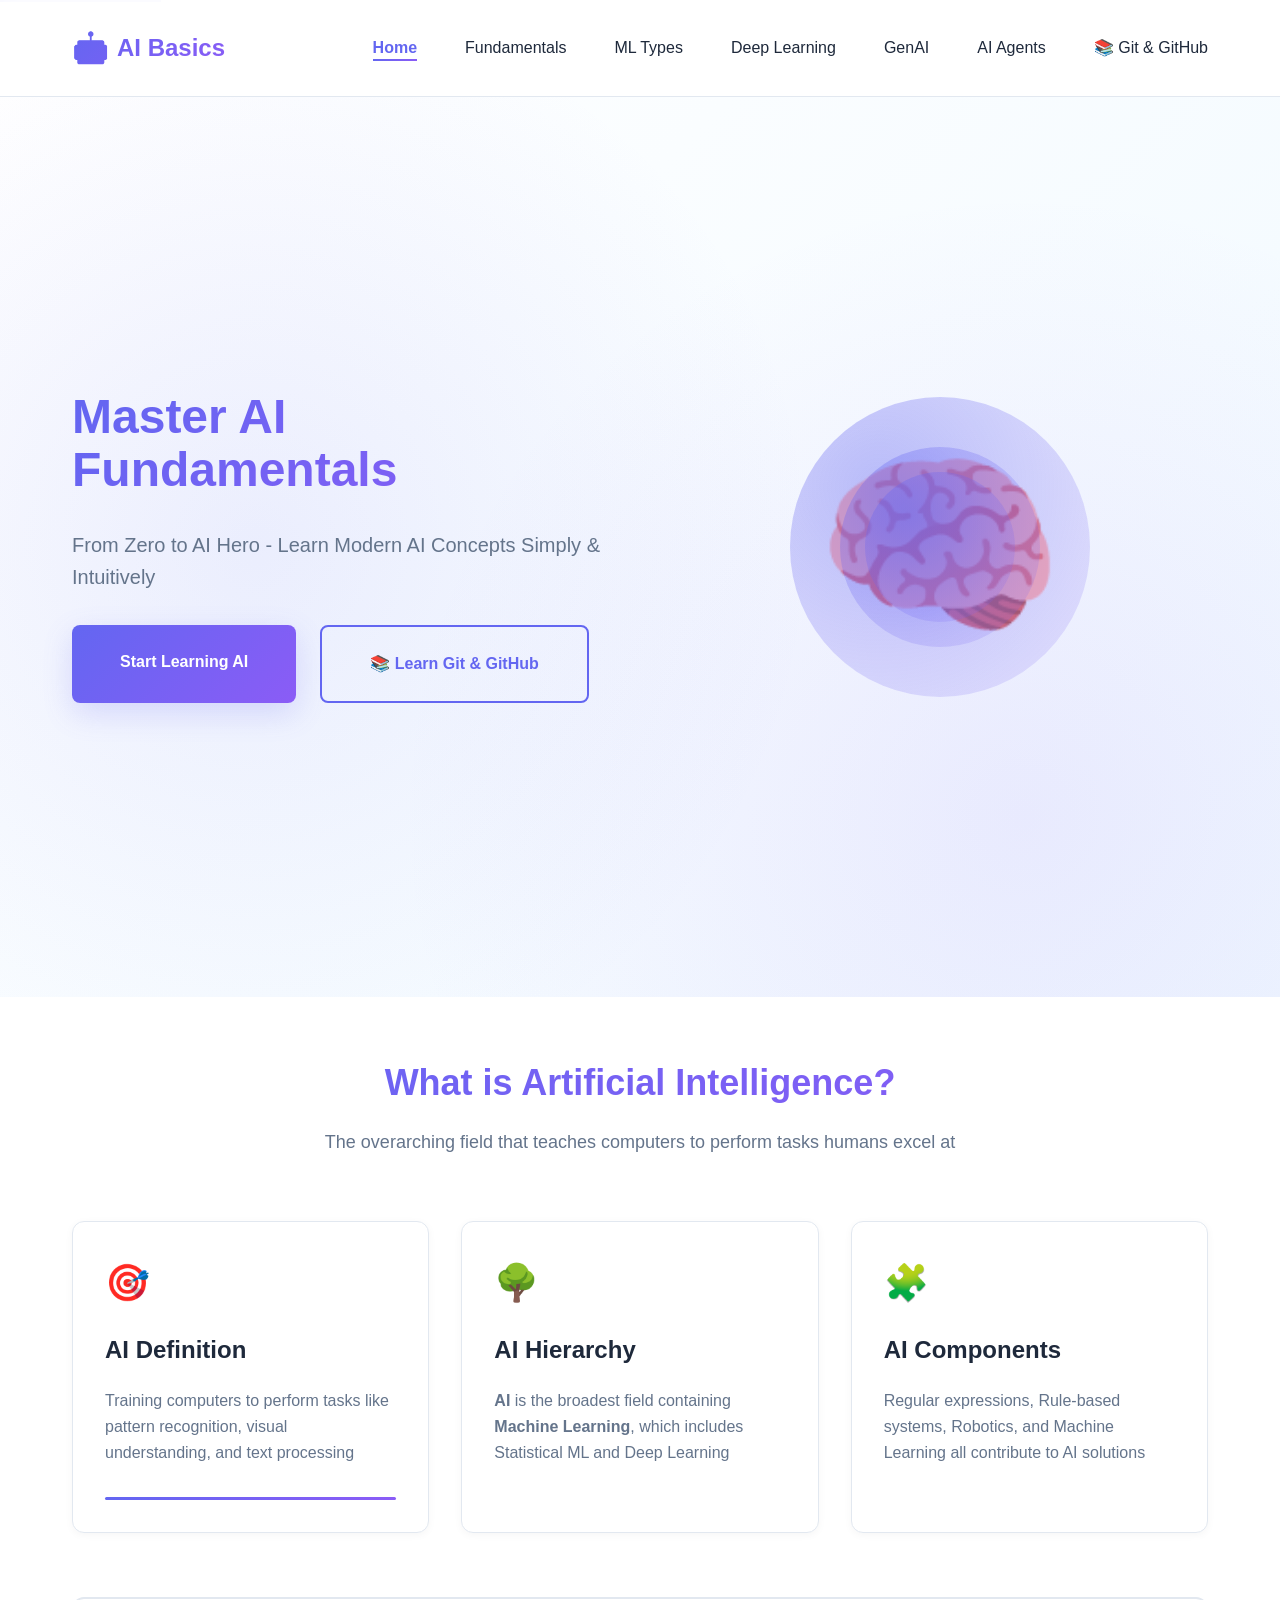
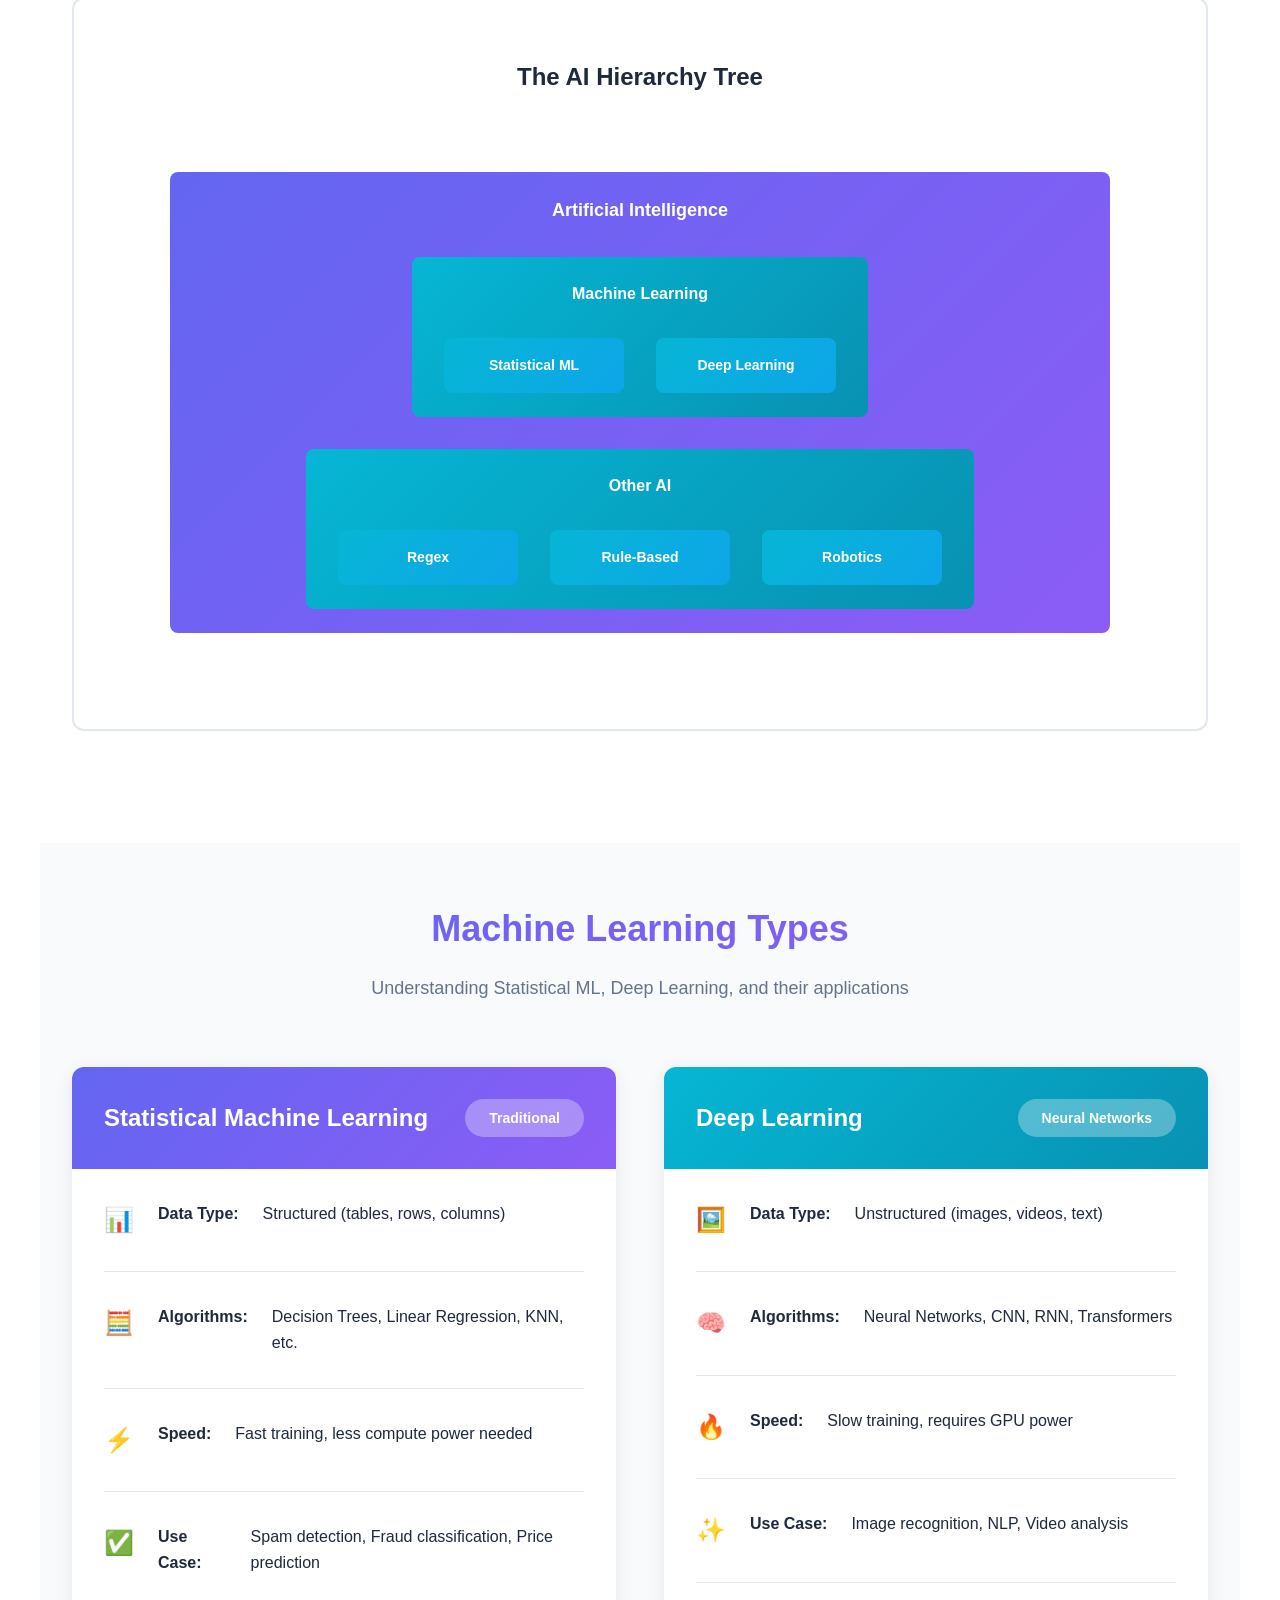
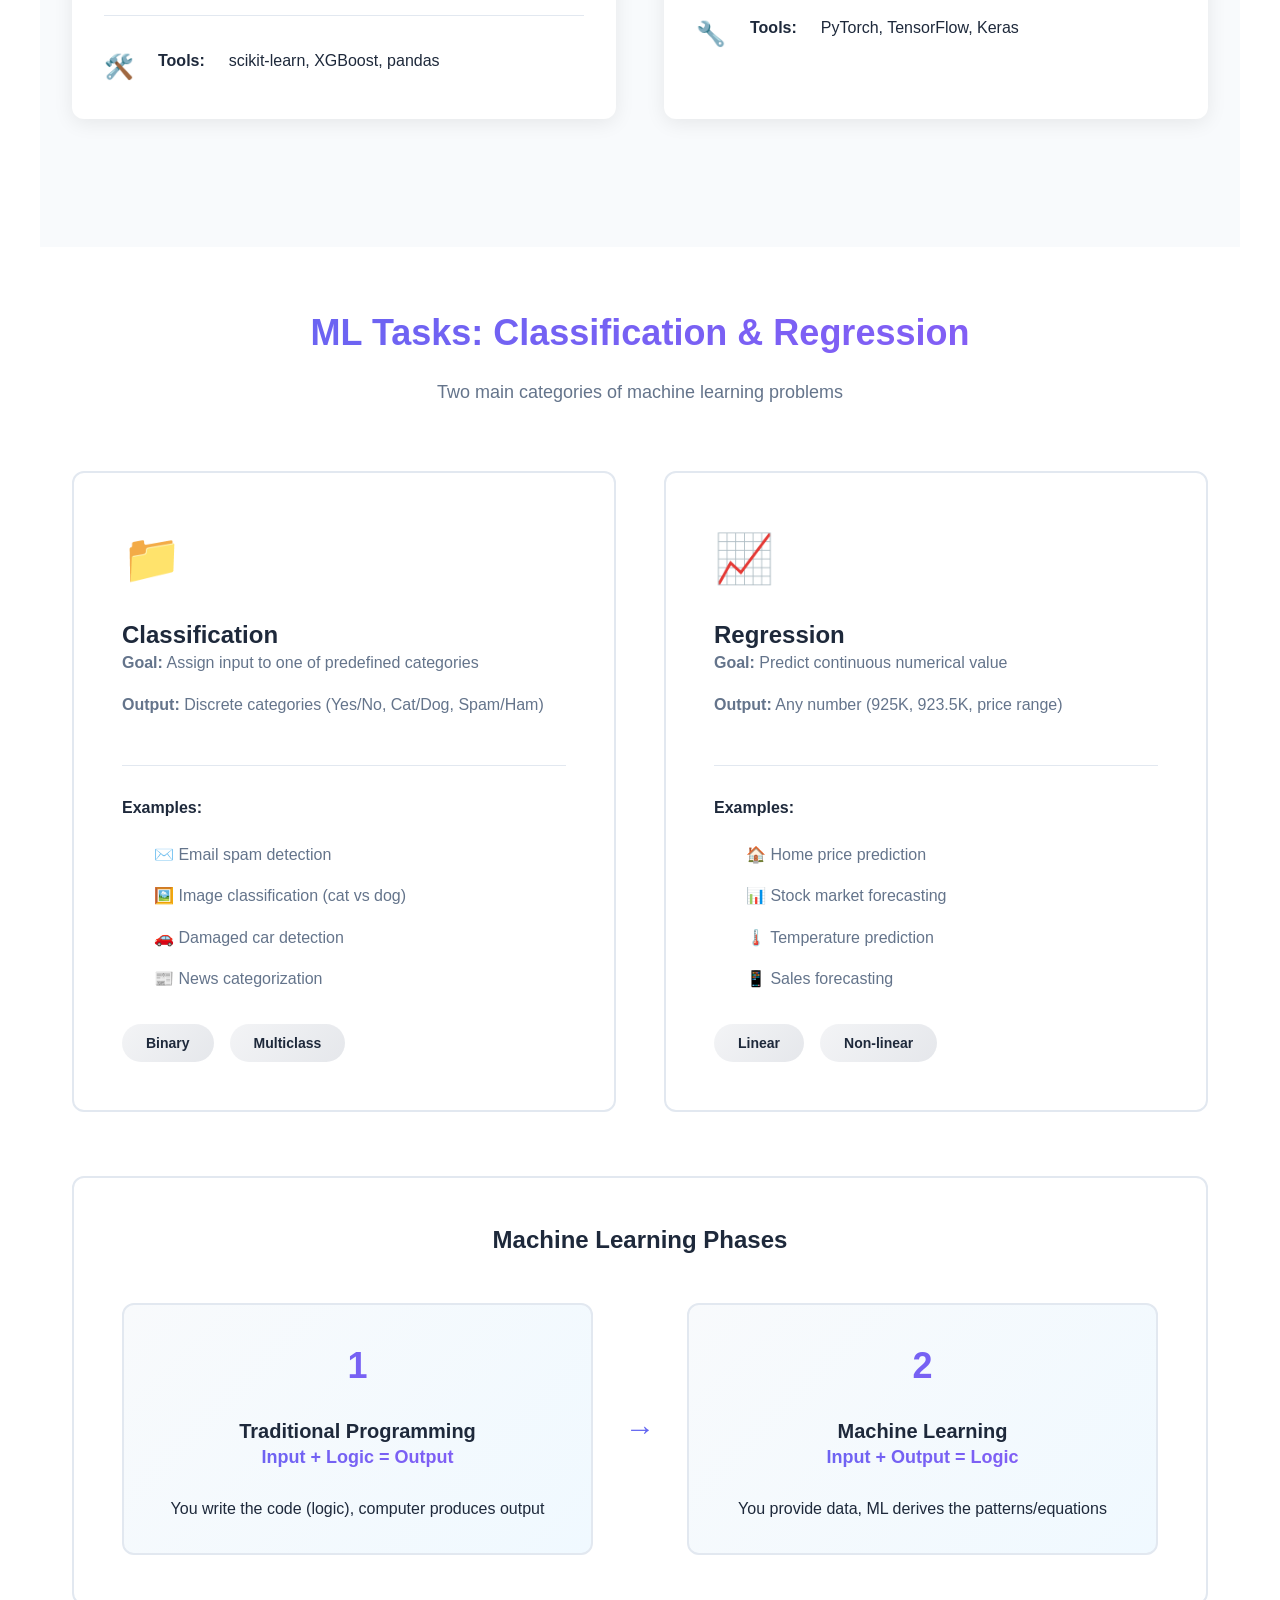
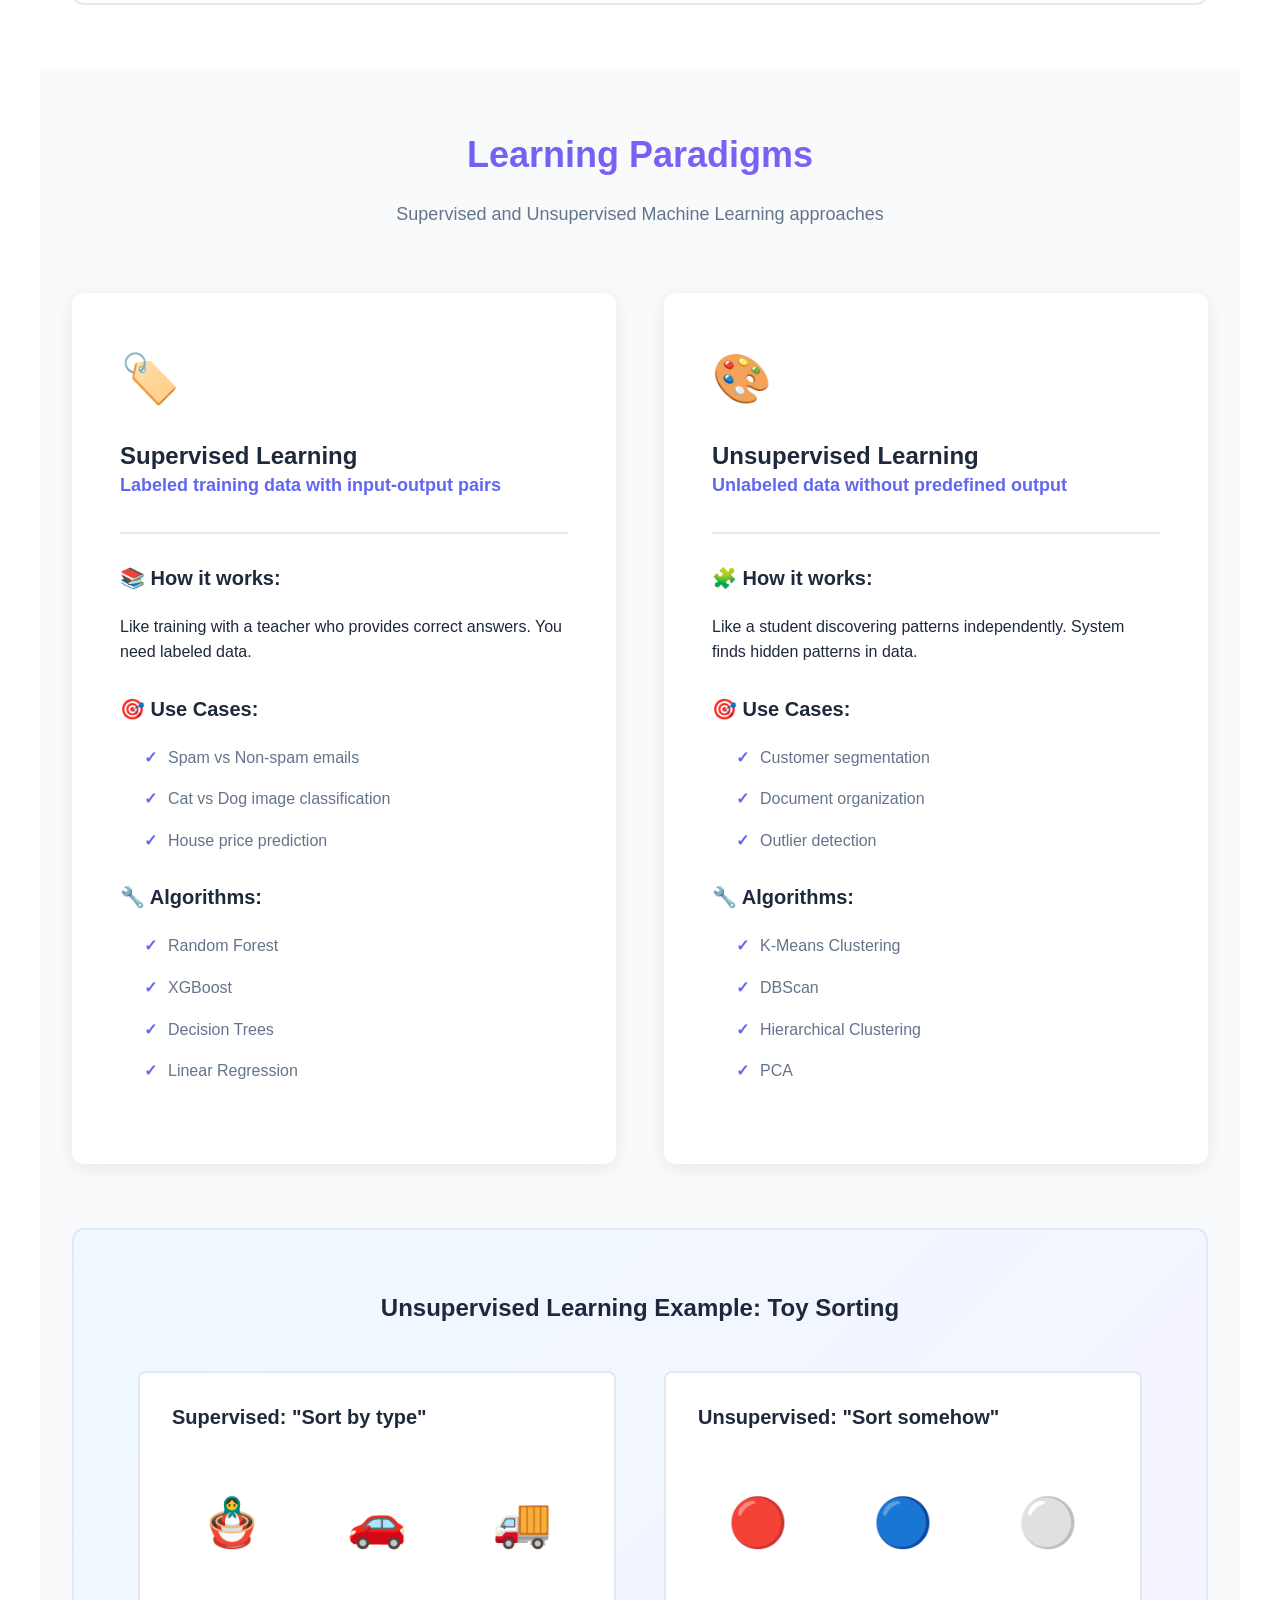
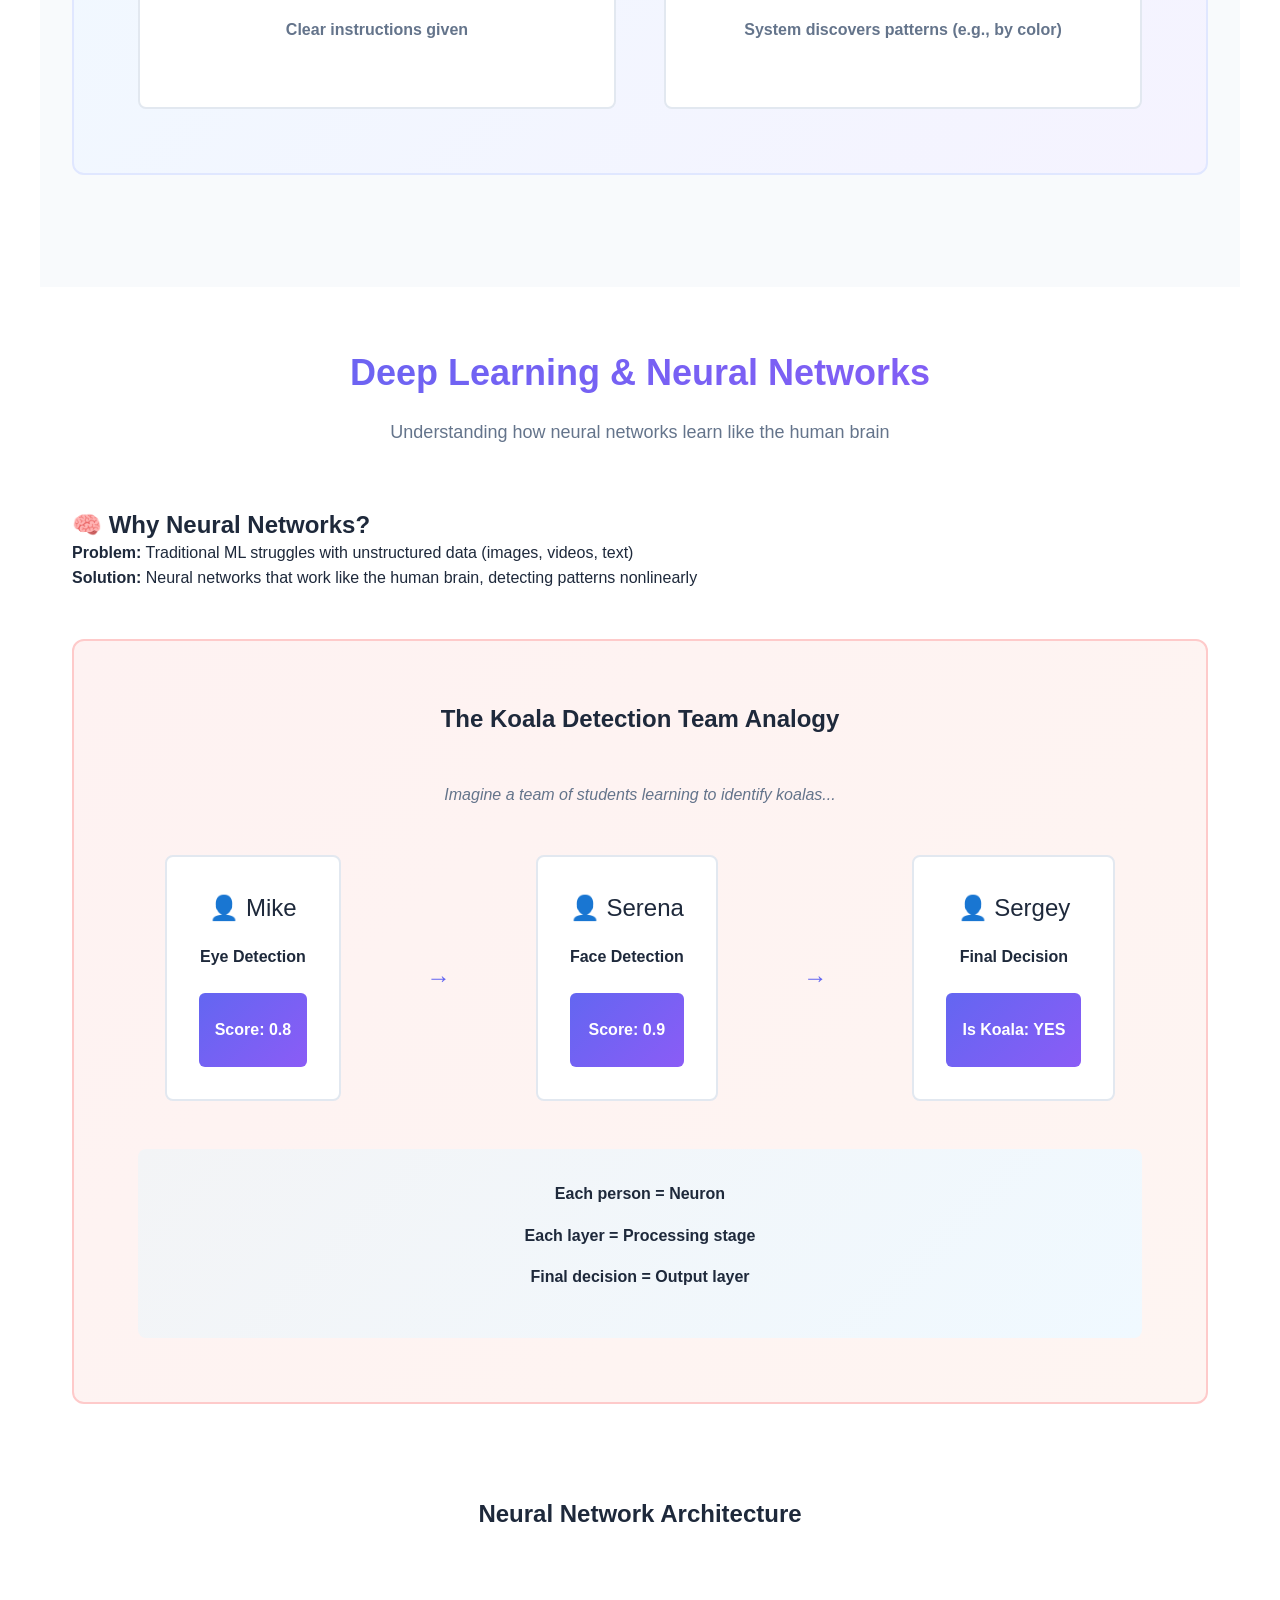
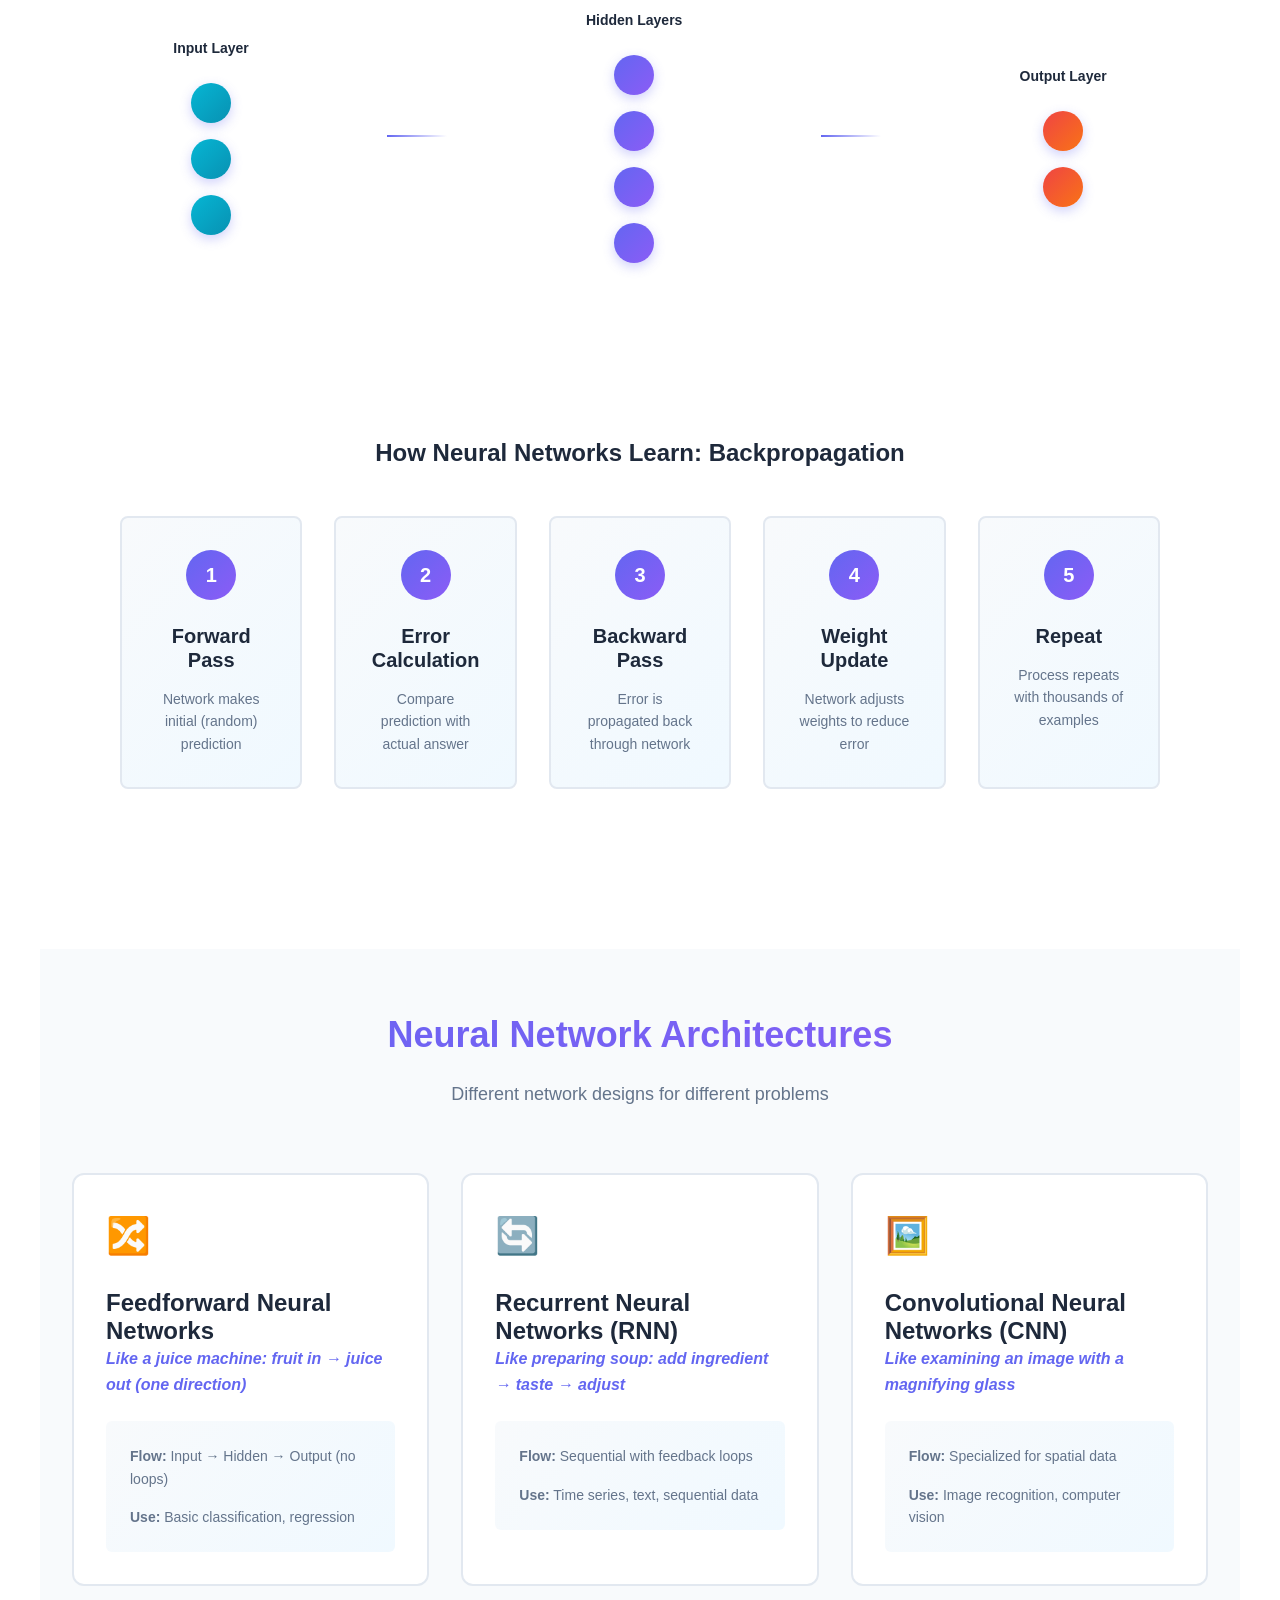
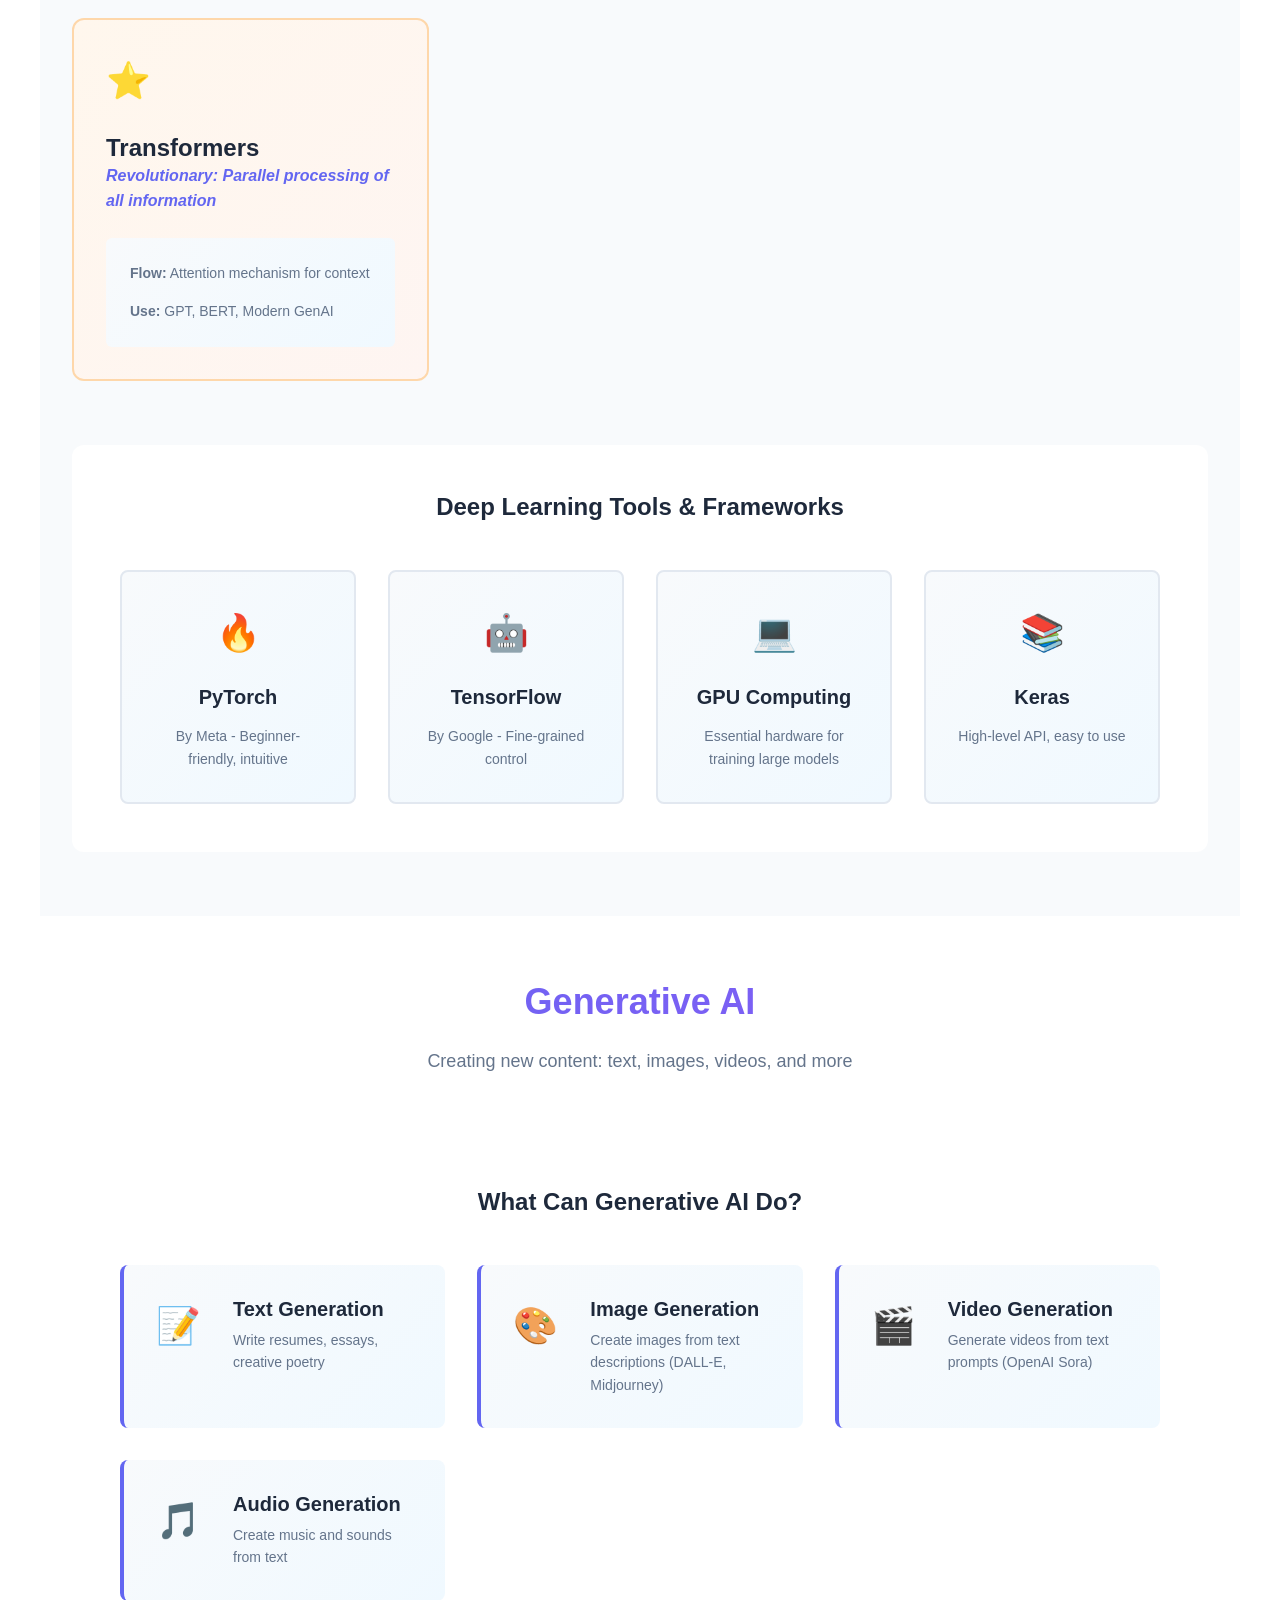
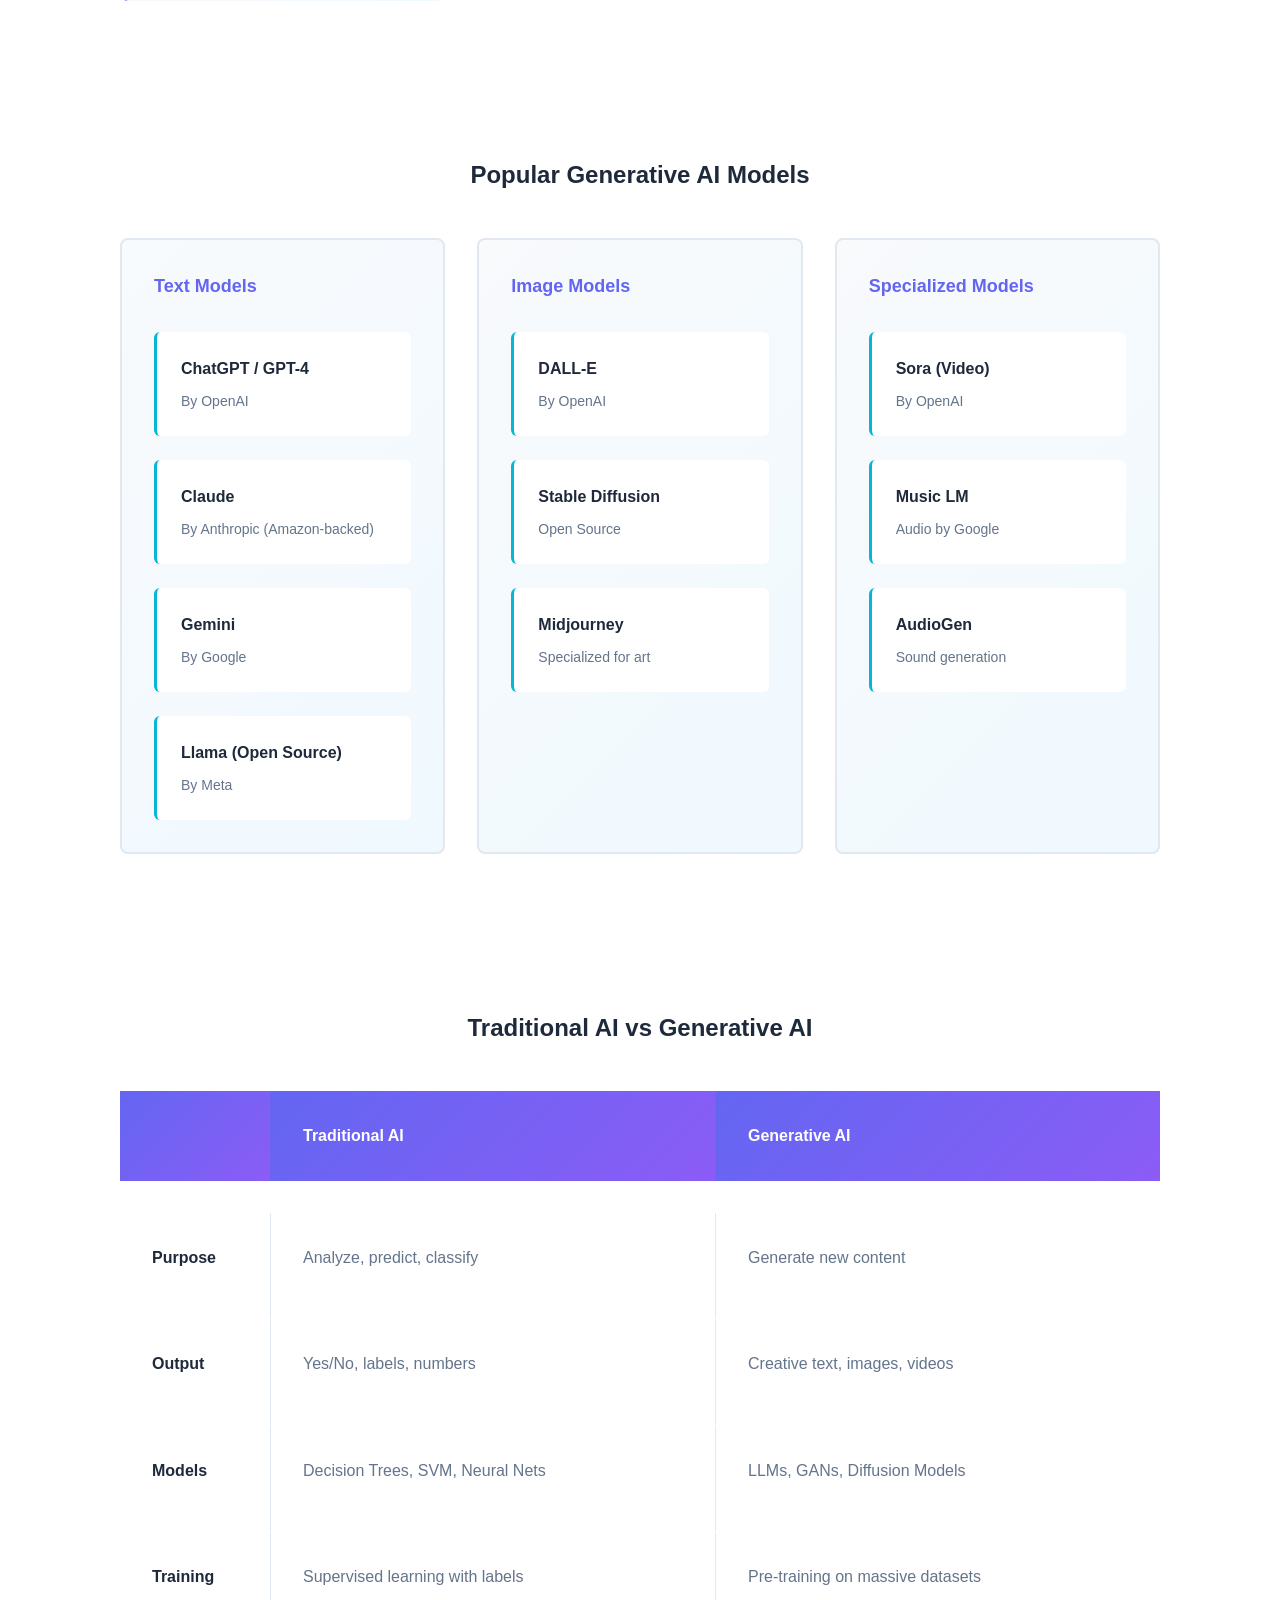
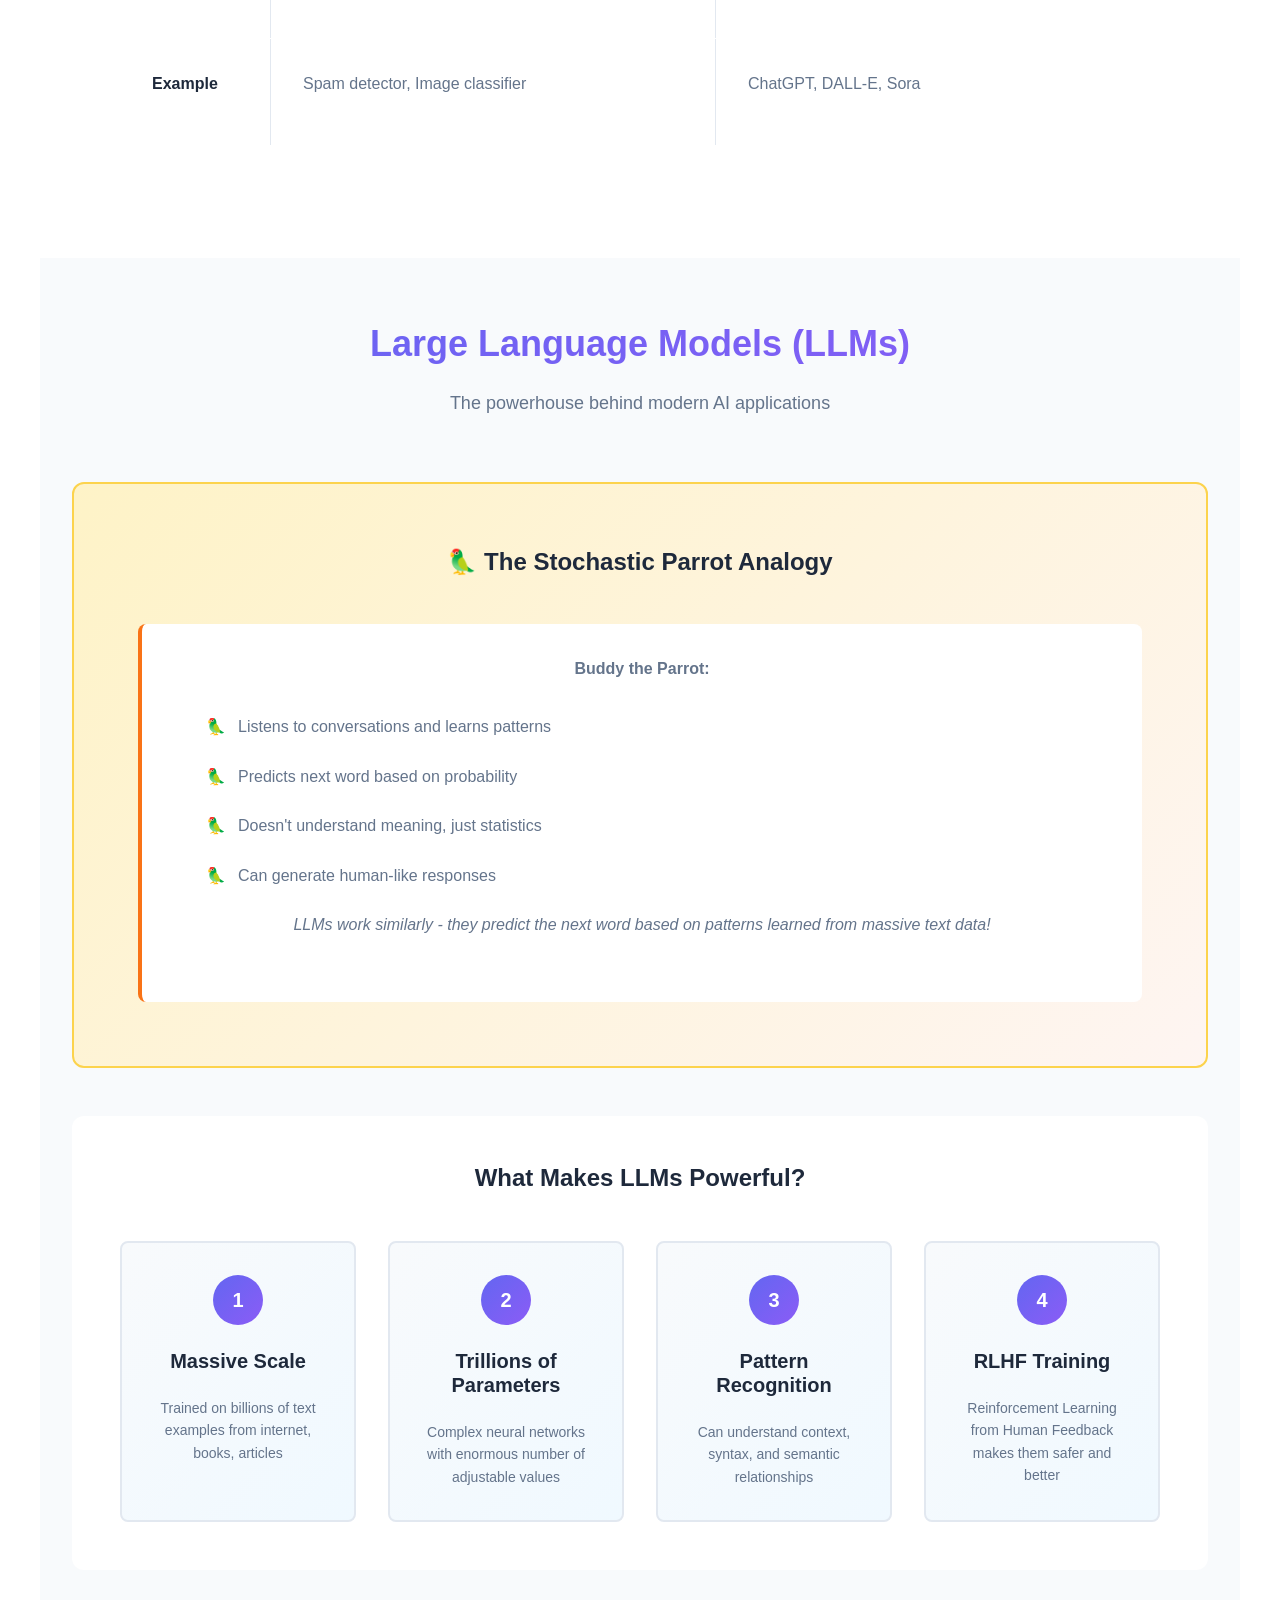
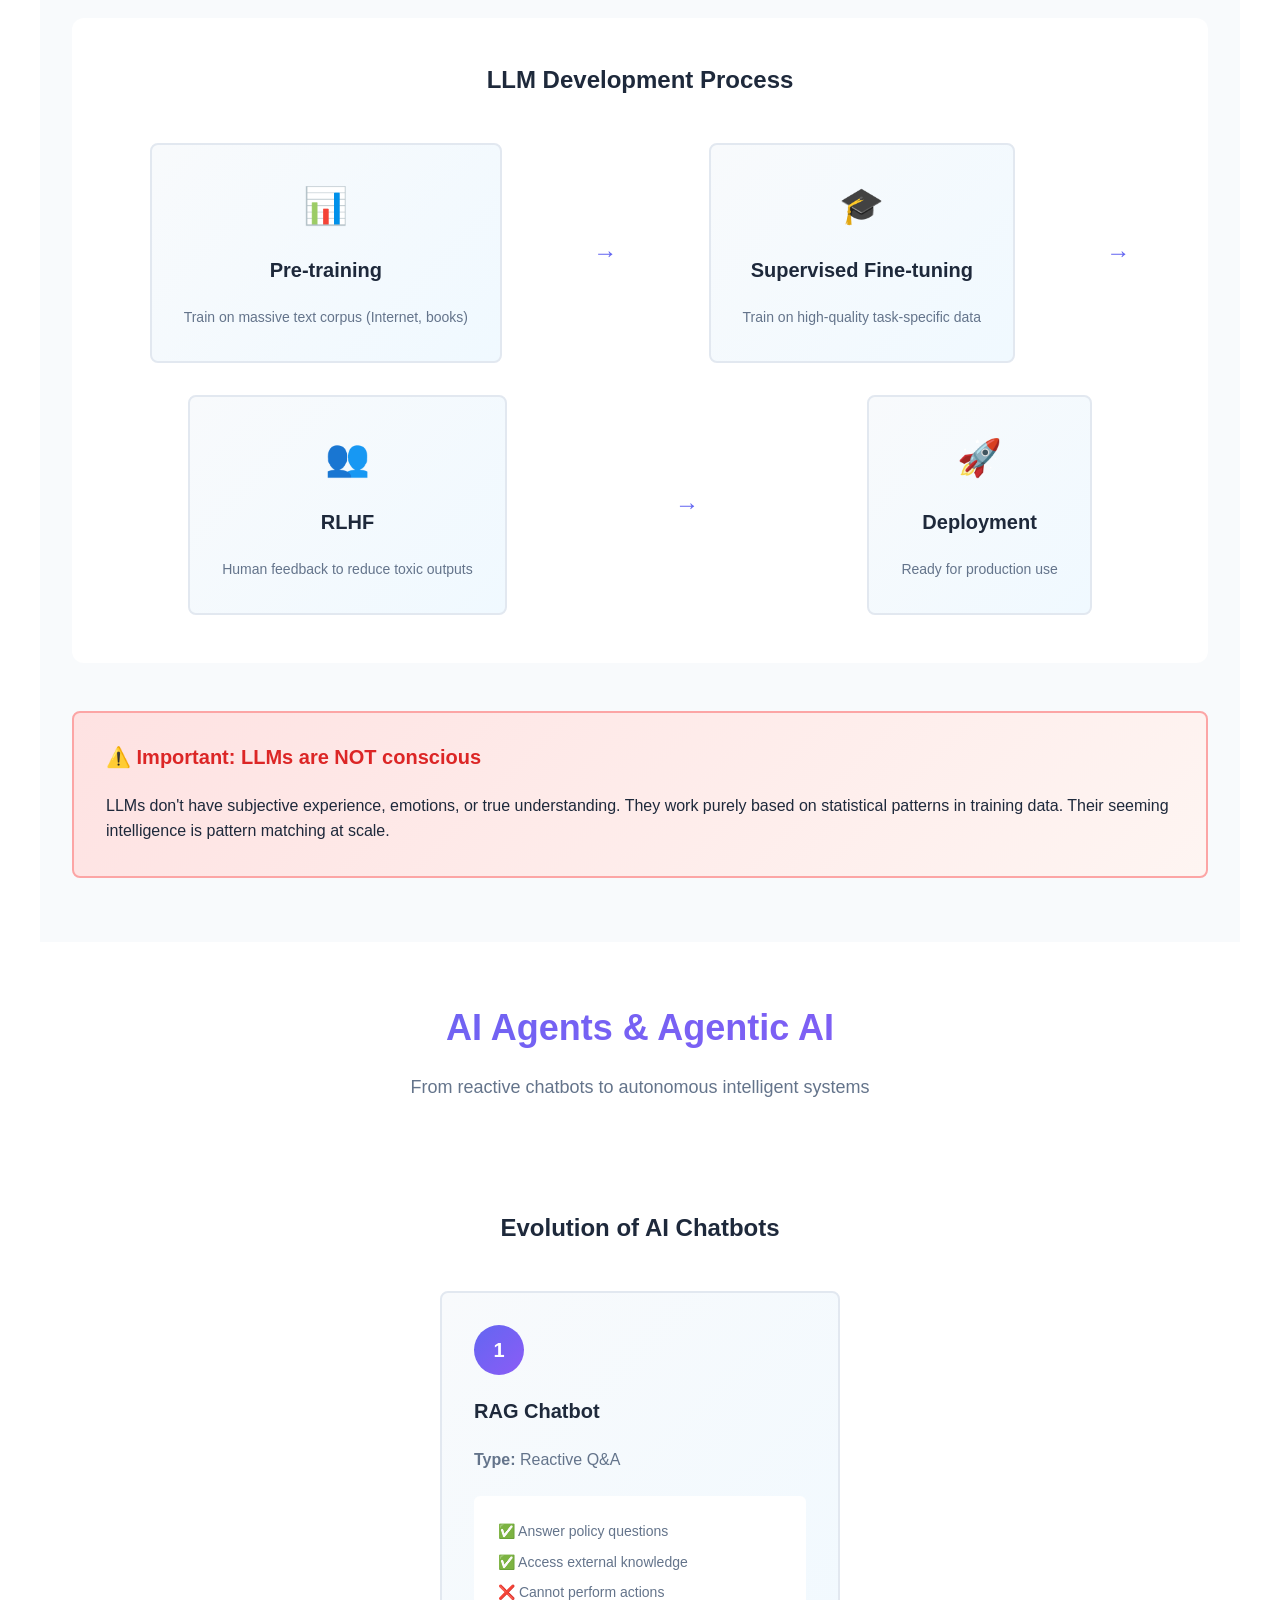
<file: week-1-AI-basics/index.html>
<!doctype html>
<html lang="en">
  <head>
    <meta charset="UTF-8" />
    <meta name="viewport" content="width=device-width, initial-scale=1.0" />
    <title>AI Basics for Beginners - Interactive Learning Platform</title>
    <link rel="stylesheet" href="styles.css" />
    <link rel="stylesheet" href="animations.css" />
  </head>
  <body>
    <!-- Navigation -->
    <nav class="navbar">
      <div class="nav-container">
        <div class="nav-logo">
          <span class="logo-icon">🤖</span>
          <span>AI Basics</span>
        </div>
        <ul class="nav-menu">
          <li><a href="#home" class="nav-link">Home</a></li>
          <li><a href="#fundamentals" class="nav-link">Fundamentals</a></li>
          <li><a href="#ml" class="nav-link">ML Types</a></li>
          <li><a href="#dl" class="nav-link">Deep Learning</a></li>
          <li><a href="#genai" class="nav-link">GenAI</a></li>
          <li><a href="#agents" class="nav-link">AI Agents</a></li>
          <li>
            <a href="git-github-guide.html" class="nav-link">📚 Git & GitHub</a>
          </li>
        </ul>
      </div>
    </nav>

    <!-- Hero Section -->
    <section id="home" class="hero">
      <div class="hero-content">
        <div class="hero-text">
          <h1 class="hero-title">Master AI Fundamentals</h1>
          <p class="hero-subtitle">
            From Zero to AI Hero - Learn Modern AI Concepts Simply & Intuitively
          </p>
          <div class="hero-buttons">
            <a href="#fundamentals" class="btn btn-primary"
              >Start Learning AI</a
            >
            <a href="git-github-guide.html" class="btn btn-secondary"
              >📚 Learn Git & GitHub</a
            >
          </div>
        </div>
        <div class="hero-visual">
          <div class="animated-shape shape-1"></div>
          <div class="animated-shape shape-2"></div>
          <div class="animated-shape shape-3"></div>
          <div class="hero-icon">🧠</div>
        </div>
      </div>
    </section>

    <!-- AI Fundamentals Section -->
    <section id="fundamentals" class="section">
      <div class="section-header">
        <h2>What is Artificial Intelligence?</h2>
        <p>
          The overarching field that teaches computers to perform tasks humans
          excel at
        </p>
      </div>

      <div class="cards-grid">
        <div class="card fade-in-up">
          <div class="card-icon">🎯</div>
          <h3>AI Definition</h3>
          <p>
            Training computers to perform tasks like pattern recognition, visual
            understanding, and text processing
          </p>
          <div class="card-divider"></div>
        </div>

        <div class="card fade-in-up">
          <div class="card-icon">🌳</div>
          <h3>AI Hierarchy</h3>
          <p>
            <strong>AI</strong> is the broadest field containing
            <strong>Machine Learning</strong>, which includes Statistical ML and
            Deep Learning
          </p>
        </div>

        <div class="card fade-in-up">
          <div class="card-icon">🧩</div>
          <h3>AI Components</h3>
          <p>
            Regular expressions, Rule-based systems, Robotics, and Machine
            Learning all contribute to AI solutions
          </p>
        </div>
      </div>

      <!-- AI Tree Visualization -->
      <div class="visualization ai-tree">
        <h3>The AI Hierarchy Tree</h3>
        <div class="tree-diagram">
          <div class="tree-node root">
            <span>Artificial Intelligence</span>
            <div class="tree-children">
              <div class="tree-node child">
                <span>Machine Learning</span>
                <div class="tree-children">
                  <div class="tree-node grandchild">Statistical ML</div>
                  <div class="tree-node grandchild">Deep Learning</div>
                </div>
              </div>
              <div class="tree-node child">
                <span>Other AI</span>
                <div class="tree-children">
                  <div class="tree-node grandchild">Regex</div>
                  <div class="tree-node grandchild">Rule-Based</div>
                  <div class="tree-node grandchild">Robotics</div>
                </div>
              </div>
            </div>
          </div>
        </div>
      </div>
    </section>

    <!-- Statistical ML Section -->
    <section id="ml" class="section alt-bg">
      <div class="section-header">
        <h2>Machine Learning Types</h2>
        <p>
          Understanding Statistical ML, Deep Learning, and their applications
        </p>
      </div>

      <div class="comparison-container">
        <div class="comparison-card">
          <div class="comparison-header statistical">
            <h3>Statistical Machine Learning</h3>
            <span class="badge">Traditional</span>
          </div>
          <div class="comparison-content">
            <div class="feature">
              <span class="feature-icon">📊</span>
              <strong>Data Type:</strong> Structured (tables, rows, columns)
            </div>
            <div class="feature">
              <span class="feature-icon">🧮</span>
              <strong>Algorithms:</strong> Decision Trees, Linear Regression,
              KNN, etc.
            </div>
            <div class="feature">
              <span class="feature-icon">⚡</span>
              <strong>Speed:</strong> Fast training, less compute power needed
            </div>
            <div class="feature">
              <span class="feature-icon">✅</span>
              <strong>Use Case:</strong> Spam detection, Fraud classification,
              Price prediction
            </div>
            <div class="feature">
              <span class="feature-icon">🛠️</span>
              <strong>Tools:</strong> scikit-learn, XGBoost, pandas
            </div>
          </div>
        </div>

        <div class="comparison-card">
          <div class="comparison-header deep">
            <h3>Deep Learning</h3>
            <span class="badge">Neural Networks</span>
          </div>
          <div class="comparison-content">
            <div class="feature">
              <span class="feature-icon">🖼️</span>
              <strong>Data Type:</strong> Unstructured (images, videos, text)
            </div>
            <div class="feature">
              <span class="feature-icon">🧠</span>
              <strong>Algorithms:</strong> Neural Networks, CNN, RNN,
              Transformers
            </div>
            <div class="feature">
              <span class="feature-icon">🔥</span>
              <strong>Speed:</strong> Slow training, requires GPU power
            </div>
            <div class="feature">
              <span class="feature-icon">✨</span>
              <strong>Use Case:</strong> Image recognition, NLP, Video analysis
            </div>
            <div class="feature">
              <span class="feature-icon">🔧</span>
              <strong>Tools:</strong> PyTorch, TensorFlow, Keras
            </div>
          </div>
        </div>
      </div>
    </section>

    <!-- Classification vs Regression -->
    <section id="tasks" class="section">
      <div class="section-header">
        <h2>ML Tasks: Classification & Regression</h2>
        <p>Two main categories of machine learning problems</p>
      </div>

      <div class="tasks-container">
        <div class="task-card">
          <div class="task-icon classification">📁</div>
          <h3>Classification</h3>
          <div class="task-description">
            <p>
              <strong>Goal:</strong> Assign input to one of predefined
              categories
            </p>
            <p>
              <strong>Output:</strong> Discrete categories (Yes/No, Cat/Dog,
              Spam/Ham)
            </p>
          </div>
          <div class="task-examples">
            <h4>Examples:</h4>
            <ul>
              <li>✉️ Email spam detection</li>
              <li>🖼️ Image classification (cat vs dog)</li>
              <li>🚗 Damaged car detection</li>
              <li>📰 News categorization</li>
            </ul>
          </div>
          <div class="task-types">
            <span class="type-badge">Binary</span>
            <span class="type-badge">Multiclass</span>
          </div>
        </div>

        <div class="task-card">
          <div class="task-icon regression">📈</div>
          <h3>Regression</h3>
          <div class="task-description">
            <p><strong>Goal:</strong> Predict continuous numerical value</p>
            <p>
              <strong>Output:</strong> Any number (925K, 923.5K, price range)
            </p>
          </div>
          <div class="task-examples">
            <h4>Examples:</h4>
            <ul>
              <li>🏠 Home price prediction</li>
              <li>📊 Stock market forecasting</li>
              <li>🌡️ Temperature prediction</li>
              <li>📱 Sales forecasting</li>
            </ul>
          </div>
          <div class="task-types">
            <span class="type-badge">Linear</span>
            <span class="type-badge">Non-linear</span>
          </div>
        </div>
      </div>

      <!-- Training vs Inference -->
      <div class="training-inference">
        <h3>Machine Learning Phases</h3>
        <div class="phases-grid">
          <div class="phase-card">
            <div class="phase-number">1</div>
            <h4>Traditional Programming</h4>
            <p class="phase-formula">Input + Logic = Output</p>
            <p>You write the code (logic), computer produces output</p>
          </div>
          <div class="arrow">→</div>
          <div class="phase-card">
            <div class="phase-number">2</div>
            <h4>Machine Learning</h4>
            <p class="phase-formula">Input + Output = Logic</p>
            <p>You provide data, ML derives the patterns/equations</p>
          </div>
        </div>
      </div>
    </section>

    <!-- Supervised vs Unsupervised -->
    <section id="learning" class="section alt-bg">
      <div class="section-header">
        <h2>Learning Paradigms</h2>
        <p>Supervised and Unsupervised Machine Learning approaches</p>
      </div>

      <div class="learning-grid">
        <div class="learning-card">
          <div class="learning-icon supervised">🏷️</div>
          <h3>Supervised Learning</h3>
          <p class="learning-definition">
            Labeled training data with input-output pairs
          </p>

          <div class="learning-detail">
            <h4>📚 How it works:</h4>
            <p>
              Like training with a teacher who provides correct answers. You
              need labeled data.
            </p>
          </div>

          <div class="learning-detail">
            <h4>🎯 Use Cases:</h4>
            <ul class="detail-list">
              <li>Spam vs Non-spam emails</li>
              <li>Cat vs Dog image classification</li>
              <li>House price prediction</li>
            </ul>
          </div>

          <div class="learning-detail">
            <h4>🔧 Algorithms:</h4>
            <ul class="algo-list">
              <li>Random Forest</li>
              <li>XGBoost</li>
              <li>Decision Trees</li>
              <li>Linear Regression</li>
            </ul>
          </div>
        </div>

        <div class="learning-card">
          <div class="learning-icon unsupervised">🎨</div>
          <h3>Unsupervised Learning</h3>
          <p class="learning-definition">
            Unlabeled data without predefined output
          </p>

          <div class="learning-detail">
            <h4>🧩 How it works:</h4>
            <p>
              Like a student discovering patterns independently. System finds
              hidden patterns in data.
            </p>
          </div>

          <div class="learning-detail">
            <h4>🎯 Use Cases:</h4>
            <ul class="detail-list">
              <li>Customer segmentation</li>
              <li>Document organization</li>
              <li>Outlier detection</li>
            </ul>
          </div>

          <div class="learning-detail">
            <h4>🔧 Algorithms:</h4>
            <ul class="algo-list">
              <li>K-Means Clustering</li>
              <li>DBScan</li>
              <li>Hierarchical Clustering</li>
              <li>PCA</li>
            </ul>
          </div>
        </div>
      </div>

      <!-- Toys Example Animation -->
      <div class="visualization toys-example">
        <h3>Unsupervised Learning Example: Toy Sorting</h3>
        <div class="toys-container">
          <div class="toys-scenario">
            <h4>Supervised: "Sort by type"</h4>
            <div class="toys-grid">
              <div class="toy-item doll">🪆</div>
              <div class="toy-item car">🚗</div>
              <div class="toy-item truck">🚚</div>
            </div>
            <p>Clear instructions given</p>
          </div>
          <div class="toys-scenario">
            <h4>Unsupervised: "Sort somehow"</h4>
            <div class="toys-grid">
              <div class="toy-item red">🔴</div>
              <div class="toy-item blue">🔵</div>
              <div class="toy-item other">⚪</div>
            </div>
            <p>System discovers patterns (e.g., by color)</p>
          </div>
        </div>
      </div>
    </section>

    <!-- Deep Learning & Neural Networks -->
    <section id="dl" class="section">
      <div class="section-header">
        <h2>Deep Learning & Neural Networks</h2>
        <p>Understanding how neural networks learn like the human brain</p>
      </div>

      <div class="dl-intro-card">
        <h3>🧠 Why Neural Networks?</h3>
        <div class="intro-content">
          <p>
            <strong>Problem:</strong> Traditional ML struggles with unstructured
            data (images, videos, text)
          </p>
          <p>
            <strong>Solution:</strong> Neural networks that work like the human
            brain, detecting patterns nonlinearly
          </p>
        </div>
      </div>

      <!-- Koala Example -->
      <div class="visualization koala-example">
        <h3>The Koala Detection Team Analogy</h3>
        <p class="analogy-intro">
          Imagine a team of students learning to identify koalas...
        </p>

        <div class="team-visualization">
          <div class="team-member">
            <div class="member-role">👤 Mike</div>
            <div class="member-task">Eye Detection</div>
            <div class="score-display">Score: 0.8</div>
          </div>
          <div class="connector">→</div>
          <div class="team-member">
            <div class="member-role">👤 Serena</div>
            <div class="member-task">Face Detection</div>
            <div class="score-display">Score: 0.9</div>
          </div>
          <div class="connector">→</div>
          <div class="team-member">
            <div class="member-role">👤 Sergey</div>
            <div class="member-task">Final Decision</div>
            <div class="score-display">Is Koala: YES</div>
          </div>
        </div>

        <div class="analogy-explanation">
          <p><strong>Each person = Neuron</strong></p>
          <p><strong>Each layer = Processing stage</strong></p>
          <p><strong>Final decision = Output layer</strong></p>
        </div>
      </div>

      <!-- Neural Network Structure -->
      <div class="nn-structure">
        <h3>Neural Network Architecture</h3>
        <div class="nn-diagram">
          <div class="nn-layer input-layer">
            <div class="layer-label">Input Layer</div>
            <div class="neurons">
              <div class="neuron"></div>
              <div class="neuron"></div>
              <div class="neuron"></div>
            </div>
          </div>
          <div class="connections"></div>
          <div class="nn-layer hidden-layer">
            <div class="layer-label">Hidden Layers</div>
            <div class="neurons">
              <div class="neuron"></div>
              <div class="neuron"></div>
              <div class="neuron"></div>
              <div class="neuron"></div>
            </div>
          </div>
          <div class="connections"></div>
          <div class="nn-layer output-layer">
            <div class="layer-label">Output Layer</div>
            <div class="neurons">
              <div class="neuron"></div>
              <div class="neuron"></div>
            </div>
          </div>
        </div>
      </div>

      <!-- Training Process -->
      <div class="training-process">
        <h3>How Neural Networks Learn: Backpropagation</h3>
        <div class="process-steps">
          <div class="step">
            <div class="step-number">1</div>
            <h4>Forward Pass</h4>
            <p>Network makes initial (random) prediction</p>
          </div>
          <div class="step">
            <div class="step-number">2</div>
            <h4>Error Calculation</h4>
            <p>Compare prediction with actual answer</p>
          </div>
          <div class="step">
            <div class="step-number">3</div>
            <h4>Backward Pass</h4>
            <p>Error is propagated back through network</p>
          </div>
          <div class="step">
            <div class="step-number">4</div>
            <h4>Weight Update</h4>
            <p>Network adjusts weights to reduce error</p>
          </div>
          <div class="step">
            <div class="step-number">5</div>
            <h4>Repeat</h4>
            <p>Process repeats with thousands of examples</p>
          </div>
        </div>
      </div>
    </section>

    <!-- DL Architectures -->
    <section id="architectures" class="section alt-bg">
      <div class="section-header">
        <h2>Neural Network Architectures</h2>
        <p>Different network designs for different problems</p>
      </div>

      <div class="architectures-grid">
        <div class="arch-card">
          <div class="arch-icon">🔀</div>
          <h3>Feedforward Neural Networks</h3>
          <p class="arch-analogy">
            Like a juice machine: fruit in → juice out (one direction)
          </p>
          <div class="arch-features">
            <p><strong>Flow:</strong> Input → Hidden → Output (no loops)</p>
            <p><strong>Use:</strong> Basic classification, regression</p>
          </div>
        </div>

        <div class="arch-card">
          <div class="arch-icon">🔄</div>
          <h3>Recurrent Neural Networks (RNN)</h3>
          <p class="arch-analogy">
            Like preparing soup: add ingredient → taste → adjust
          </p>
          <div class="arch-features">
            <p><strong>Flow:</strong> Sequential with feedback loops</p>
            <p><strong>Use:</strong> Time series, text, sequential data</p>
          </div>
        </div>

        <div class="arch-card">
          <div class="arch-icon">🖼️</div>
          <h3>Convolutional Neural Networks (CNN)</h3>
          <p class="arch-analogy">
            Like examining an image with a magnifying glass
          </p>
          <div class="arch-features">
            <p><strong>Flow:</strong> Specialized for spatial data</p>
            <p><strong>Use:</strong> Image recognition, computer vision</p>
          </div>
        </div>

        <div class="arch-card highlight">
          <div class="arch-icon">⭐</div>
          <h3>Transformers</h3>
          <p class="arch-analogy">
            Revolutionary: Parallel processing of all information
          </p>
          <div class="arch-features">
            <p><strong>Flow:</strong> Attention mechanism for context</p>
            <p><strong>Use:</strong> GPT, BERT, Modern GenAI</p>
          </div>
        </div>
      </div>

      <!-- DL Tools & Frameworks -->
      <div class="tools-showcase">
        <h3>Deep Learning Tools & Frameworks</h3>
        <div class="tools-grid">
          <div class="tool">
            <div class="tool-icon">🔥</div>
            <h4>PyTorch</h4>
            <p>By Meta - Beginner-friendly, intuitive</p>
          </div>
          <div class="tool">
            <div class="tool-icon">🤖</div>
            <h4>TensorFlow</h4>
            <p>By Google - Fine-grained control</p>
          </div>
          <div class="tool">
            <div class="tool-icon">💻</div>
            <h4>GPU Computing</h4>
            <p>Essential hardware for training large models</p>
          </div>
          <div class="tool">
            <div class="tool-icon">📚</div>
            <h4>Keras</h4>
            <p>High-level API, easy to use</p>
          </div>
        </div>
      </div>
    </section>

    <!-- Generative AI Section -->
    <section id="genai" class="section">
      <div class="section-header">
        <h2>Generative AI</h2>
        <p>Creating new content: text, images, videos, and more</p>
      </div>

      <div class="genai-intro">
        <h3>What Can Generative AI Do?</h3>
        <div class="genai-capabilities">
          <div class="capability">
            <span class="cap-emoji">📝</span>
            <div class="cap-content">
              <h4>Text Generation</h4>
              <p>Write resumes, essays, creative poetry</p>
            </div>
          </div>
          <div class="capability">
            <span class="cap-emoji">🎨</span>
            <div class="cap-content">
              <h4>Image Generation</h4>
              <p>Create images from text descriptions (DALL-E, Midjourney)</p>
            </div>
          </div>
          <div class="capability">
            <span class="cap-emoji">🎬</span>
            <div class="cap-content">
              <h4>Video Generation</h4>
              <p>Generate videos from text prompts (OpenAI Sora)</p>
            </div>
          </div>
          <div class="capability">
            <span class="cap-emoji">🎵</span>
            <div class="cap-content">
              <h4>Audio Generation</h4>
              <p>Create music and sounds from text</p>
            </div>
          </div>
        </div>
      </div>

      <!-- GenAI Models -->
      <div class="models-showcase">
        <h3>Popular Generative AI Models</h3>
        <div class="models-grid">
          <div class="model-card">
            <div class="model-type">Text Models</div>
            <div class="model-list">
              <div class="model">
                <strong>ChatGPT / GPT-4</strong>
                <p>By OpenAI</p>
              </div>
              <div class="model">
                <strong>Claude</strong>
                <p>By Anthropic (Amazon-backed)</p>
              </div>
              <div class="model">
                <strong>Gemini</strong>
                <p>By Google</p>
              </div>
              <div class="model">
                <strong>Llama (Open Source)</strong>
                <p>By Meta</p>
              </div>
            </div>
          </div>

          <div class="model-card">
            <div class="model-type">Image Models</div>
            <div class="model-list">
              <div class="model">
                <strong>DALL-E</strong>
                <p>By OpenAI</p>
              </div>
              <div class="model">
                <strong>Stable Diffusion</strong>
                <p>Open Source</p>
              </div>
              <div class="model">
                <strong>Midjourney</strong>
                <p>Specialized for art</p>
              </div>
            </div>
          </div>

          <div class="model-card">
            <div class="model-type">Specialized Models</div>
            <div class="model-list">
              <div class="model">
                <strong>Sora (Video)</strong>
                <p>By OpenAI</p>
              </div>
              <div class="model">
                <strong>Music LM</strong>
                <p>Audio by Google</p>
              </div>
              <div class="model">
                <strong>AudioGen</strong>
                <p>Sound generation</p>
              </div>
            </div>
          </div>
        </div>
      </div>

      <!-- Traditional vs GenAI -->
      <div class="traditional-vs-genai">
        <h3>Traditional AI vs Generative AI</h3>
        <div class="comparison-table">
          <div class="comp-row header">
            <div class="comp-cell"></div>
            <div class="comp-cell">Traditional AI</div>
            <div class="comp-cell">Generative AI</div>
          </div>
          <div class="comp-row">
            <div class="comp-cell"><strong>Purpose</strong></div>
            <div class="comp-cell">Analyze, predict, classify</div>
            <div class="comp-cell">Generate new content</div>
          </div>
          <div class="comp-row">
            <div class="comp-cell"><strong>Output</strong></div>
            <div class="comp-cell">Yes/No, labels, numbers</div>
            <div class="comp-cell">Creative text, images, videos</div>
          </div>
          <div class="comp-row">
            <div class="comp-cell"><strong>Models</strong></div>
            <div class="comp-cell">Decision Trees, SVM, Neural Nets</div>
            <div class="comp-cell">LLMs, GANs, Diffusion Models</div>
          </div>
          <div class="comp-row">
            <div class="comp-cell"><strong>Training</strong></div>
            <div class="comp-cell">Supervised learning with labels</div>
            <div class="comp-cell">Pre-training on massive datasets</div>
          </div>
          <div class="comp-row">
            <div class="comp-cell"><strong>Example</strong></div>
            <div class="comp-cell">Spam detector, Image classifier</div>
            <div class="comp-cell">ChatGPT, DALL-E, Sora</div>
          </div>
        </div>
      </div>
    </section>

    <!-- Large Language Models -->
    <section id="llm" class="section alt-bg">
      <div class="section-header">
        <h2>Large Language Models (LLMs)</h2>
        <p>The powerhouse behind modern AI applications</p>
      </div>

      <!-- Stochastic Parrot Analogy -->
      <div class="visualization parrot-analogy">
        <h3>🦜 The Stochastic Parrot Analogy</h3>
        <div class="analogy-box">
          <p><strong>Buddy the Parrot:</strong></p>
          <ul>
            <li>Listens to conversations and learns patterns</li>
            <li>Predicts next word based on probability</li>
            <li>Doesn't understand meaning, just statistics</li>
            <li>Can generate human-like responses</li>
          </ul>
          <p style="margin-top: 15px; font-style: italic">
            LLMs work similarly - they predict the next word based on patterns
            learned from massive text data!
          </p>
        </div>
      </div>

      <!-- LLM Characteristics -->
      <div class="llm-features">
        <h3>What Makes LLMs Powerful?</h3>
        <div class="features-grid">
          <div class="feature-card">
            <div class="feature-number">1</div>
            <h4>Massive Scale</h4>
            <p>
              Trained on billions of text examples from internet, books,
              articles
            </p>
          </div>
          <div class="feature-card">
            <div class="feature-number">2</div>
            <h4>Trillions of Parameters</h4>
            <p>
              Complex neural networks with enormous number of adjustable values
            </p>
          </div>
          <div class="feature-card">
            <div class="feature-number">3</div>
            <h4>Pattern Recognition</h4>
            <p>Can understand context, syntax, and semantic relationships</p>
          </div>
          <div class="feature-card">
            <div class="feature-number">4</div>
            <h4>RLHF Training</h4>
            <p>
              Reinforcement Learning from Human Feedback makes them safer and
              better
            </p>
          </div>
        </div>
      </div>

      <!-- LLM Lifecycle -->
      <div class="llm-lifecycle">
        <h3>LLM Development Process</h3>
        <div class="lifecycle-steps">
          <div class="lifecycle-step">
            <div class="step-icon">📊</div>
            <h4>Pre-training</h4>
            <p>Train on massive text corpus (Internet, books)</p>
          </div>
          <div class="lifecycle-arrow">→</div>
          <div class="lifecycle-step">
            <div class="step-icon">🎓</div>
            <h4>Supervised Fine-tuning</h4>
            <p>Train on high-quality task-specific data</p>
          </div>
          <div class="lifecycle-arrow">→</div>
          <div class="lifecycle-step">
            <div class="step-icon">👥</div>
            <h4>RLHF</h4>
            <p>Human feedback to reduce toxic outputs</p>
          </div>
          <div class="lifecycle-arrow">→</div>
          <div class="lifecycle-step">
            <div class="step-icon">🚀</div>
            <h4>Deployment</h4>
            <p>Ready for production use</p>
          </div>
        </div>
      </div>

      <!-- Important Note -->
      <div class="important-note">
        <h4>⚠️ Important: LLMs are NOT conscious</h4>
        <p>
          LLMs don't have subjective experience, emotions, or true
          understanding. They work purely based on statistical patterns in
          training data. Their seeming intelligence is pattern matching at
          scale.
        </p>
      </div>
    </section>

    <!-- AI Agents Section -->
    <section id="agents" class="section">
      <div class="section-header">
        <h2>AI Agents & Agentic AI</h2>
        <p>From reactive chatbots to autonomous intelligent systems</p>
      </div>

      <!-- Three Types of Chatbots -->
      <div class="chatbot-evolution">
        <h3>Evolution of AI Chatbots</h3>
        <div class="evolution-container">
          <div class="evolution-stage stage-1">
            <div class="stage-number">1</div>
            <h4>RAG Chatbot</h4>
            <p><strong>Type:</strong> Reactive Q&A</p>
            <div class="capability-list">
              <p>✅ Answer policy questions</p>
              <p>✅ Access external knowledge</p>
              <p>❌ Cannot perform actions</p>
            </div>
            <p class="example">Example: "How many vacation days?"</p>
          </div>

          <div class="arrow-vertical">↓</div>

          <div class="evolution-stage stage-2">
            <div class="stage-number">2</div>
            <h4>Tool-Augmented Chatbot</h4>
            <p><strong>Type:</strong> Can use tools</p>
            <div class="capability-list">
              <p>✅ Access external knowledge</p>
              <p>✅ Perform simple actions</p>
              <p>❌ Cannot plan multi-step tasks</p>
            </div>
            <p class="example">Example: "Apply for 2 days leave"</p>
          </div>

          <div class="arrow-vertical">↓</div>

          <div class="evolution-stage stage-3">
            <div class="stage-number">3</div>
            <h4>AI Agent</h4>
            <p><strong>Type:</strong> Autonomous &amp; intelligent</p>
            <div class="capability-list">
              <p>✅ Multi-step planning</p>
              <p>✅ Autonomous decision making</p>
              <p>✅ Goal-oriented reasoning</p>
            </div>
            <p class="example">Example: "Onboard new employee"</p>
          </div>
        </div>
      </div>

      <!-- Agent Characteristics -->
      <div class="agent-characteristics">
        <h3>Key Characteristics of AI Agents</h3>
        <div class="char-grid">
          <div class="char-card">
            <div class="char-icon">🧠</div>
            <h4>Reasoning</h4>
            <p>Can understand complex problems and break them down</p>
          </div>
          <div class="char-card">
            <div class="char-icon">🎯</div>
            <h4>Goal-Oriented</h4>
            <p>Works towards specific objectives autonomously</p>
          </div>
          <div class="char-card">
            <div class="char-icon">🔧</div>
            <h4>Tool Usage</h4>
            <p>Can access and use multiple APIs and systems</p>
          </div>
          <div class="char-card">
            <div class="char-icon">💭</div>
            <h4>Memory</h4>
            <p>Maintains context and learns from interactions</p>
          </div>
          <div class="char-card">
            <div class="char-icon">🚀</div>
            <h4>Autonomy</h4>
            <p>Takes actions without waiting for explicit instructions</p>
          </div>
          <div class="char-card">
            <div class="char-icon">🔄</div>
            <h4>Adaptive</h4>
            <p>Learns and improves from feedback</p>
          </div>
        </div>
      </div>

      <!-- Agent vs Agentic AI -->
      <div class="agent-vs-agentic">
        <h3>AI Agent vs Agentic AI System</h3>
        <div class="comparison-simple">
          <div class="compare-item">
            <div class="compare-title">🤖 AI Agent</div>
            <p>
              <strong>Definition:</strong> Single component that can perceive
              environment, make decisions, and take actions
            </p>
            <div class="traits">
              <span class="trait">Can think</span>
              <span class="trait">Can decide</span>
              <span class="trait">Can act</span>
            </div>
          </div>
          <div class="compare-item">
            <div class="compare-title">🏗️ Agentic AI System</div>
            <p>
              <strong>Definition:</strong> Complete system with one or more
              agents, doing complex reasoning and multi-step actions
            </p>
            <div class="traits">
              <span class="trait">Multiple agents</span>
              <span class="trait">Complex workflows</span>
              <span class="trait">Autonomous execution</span>
            </div>
          </div>
        </div>
      </div>

      <!-- GenAI vs Agentic AI -->
      <div class="genai-vs-agentic">
        <h3>Generative AI vs Agentic AI</h3>
        <div class="comparison-extended">
          <div class="comp-box genai-box">
            <h4>Generative AI</h4>
            <ul class="comp-list">
              <li><strong>Purpose:</strong> Create new content</li>
              <li><strong>Interaction:</strong> Reactive (Q&A)</li>
              <li><strong>Planning:</strong> Minimal</li>
              <li><strong>Tools:</strong> Limited access</li>
              <li><strong>Autonomy:</strong> Low</li>
              <li><strong>Example:</strong> ChatGPT answering questions</li>
            </ul>
          </div>
          <div class="comp-box agentic-box">
            <h4>Agentic AI</h4>
            <ul class="comp-list">
              <li><strong>Purpose:</strong> Achieve goals autonomously</li>
              <li><strong>Interaction:</strong> Proactive (planning)</li>
              <li><strong>Planning:</strong> Multi-step reasoning</li>
              <li><strong>Tools:</strong> Heavy usage</li>
              <li><strong>Autonomy:</strong> High (can act independently)</li>
              <li><strong>Example:</strong> Employee onboarding workflow</li>
            </ul>
          </div>
        </div>
      </div>

      <!-- Building Agents -->
      <div class="building-agents">
        <h3>How to Build AI Agents?</h3>
        <div class="building-methods">
          <div class="method">
            <div class="method-icon">💻</div>
            <h4>Code-Based</h4>
            <p>
              <strong>Frameworks:</strong> AutoGen, Google Agent Dev Kit, OpenAI
              SDK
            </p>
            <p>Build custom agents with full control using Python</p>
          </div>
          <div class="method">
            <div class="method-icon">🖱️</div>
            <h4>Low-Code/No-Code</h4>
            <p><strong>Tools:</strong> N8N, Zapier, Make.com</p>
            <p>Drag-and-drop workflow builder without coding</p>
          </div>
        </div>

        <!-- N8N Example -->
        <div class="tool-example">
          <h4>Example: Employee Onboarding with N8N</h4>
          <div class="workflow-steps">
            <div class="wf-step">
              <span class="wf-num">1</span>
              <p>Trigger: New employee joining</p>
            </div>
            <div class="wf-arrow">→</div>
            <div class="wf-step">
              <span class="wf-num">2</span>
              <p>Create checklist in HR system</p>
            </div>
            <div class="wf-arrow">→</div>
            <div class="wf-step">
              <span class="wf-num">3</span>
              <p>Schedule welcome meeting</p>
            </div>
            <div class="wf-arrow">→</div>
            <div class="wf-step">
              <span class="wf-num">4</span>
              <p>Send IT access requests</p>
            </div>
            <div class="wf-arrow">→</div>
            <div class="wf-step">
              <span class="wf-num">5</span>
              <p>Order equipment</p>
            </div>
          </div>
        </div>
      </div>
    </section>

    <!-- Call to Action -->
    <section class="cta-section">
      <div class="cta-content">
        <h2>Ready to Dive Deeper into AI?</h2>
        <p>
          You've learned the fundamentals. Now explore practical implementations
          and advanced topics.
        </p>
        <div class="cta-buttons">
          <a href="#" class="btn btn-primary-large">Start Coding Project</a>
          <a href="#" class="btn btn-secondary-large">View Code Examples</a>
        </div>
      </div>
    </section>

    <!-- Footer -->
    <footer class="footer">
      <div class="footer-content">
        <p>
          &copy; 2024 AI Basics for Beginners - Interactive Learning Platform
        </p>
        <p>Learn • Understand • Build the future with AI</p>
      </div>
    </footer>

    <script src="script.js"></script>
  </body>
</html>
</file>
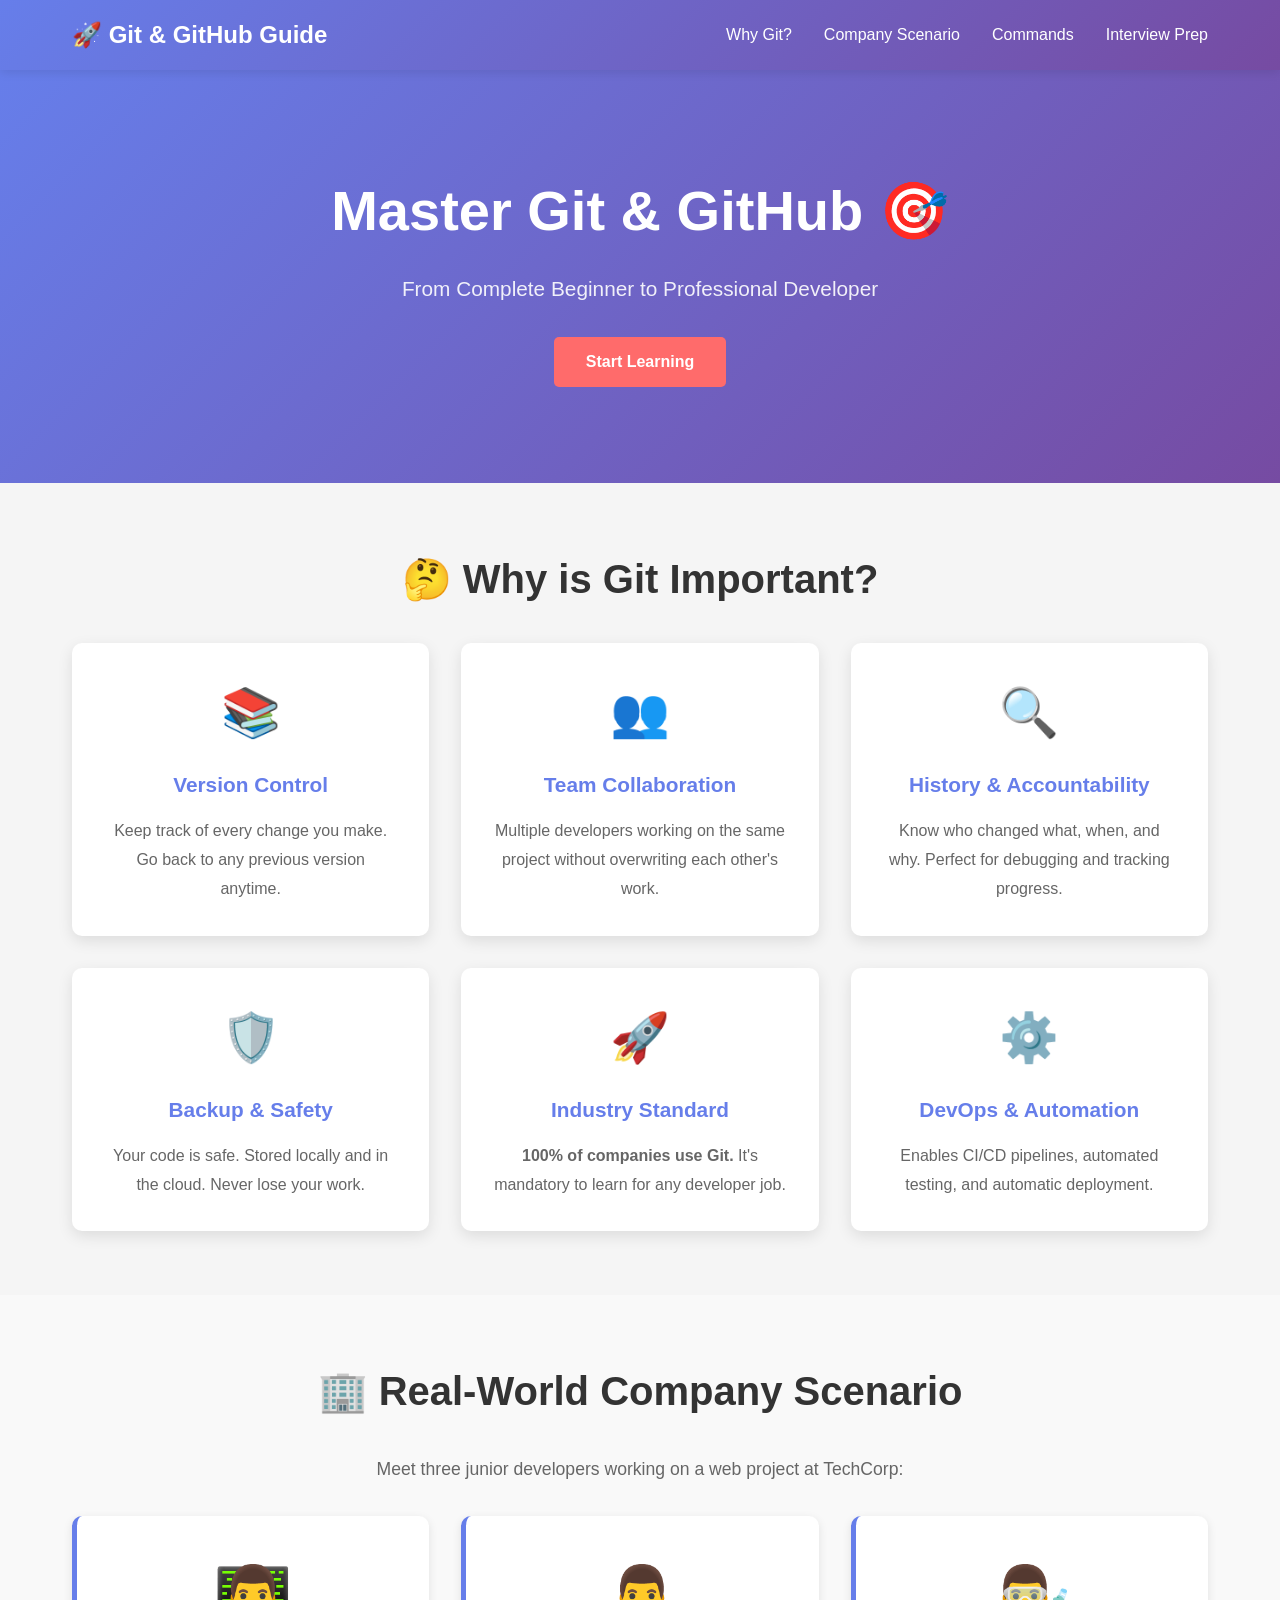
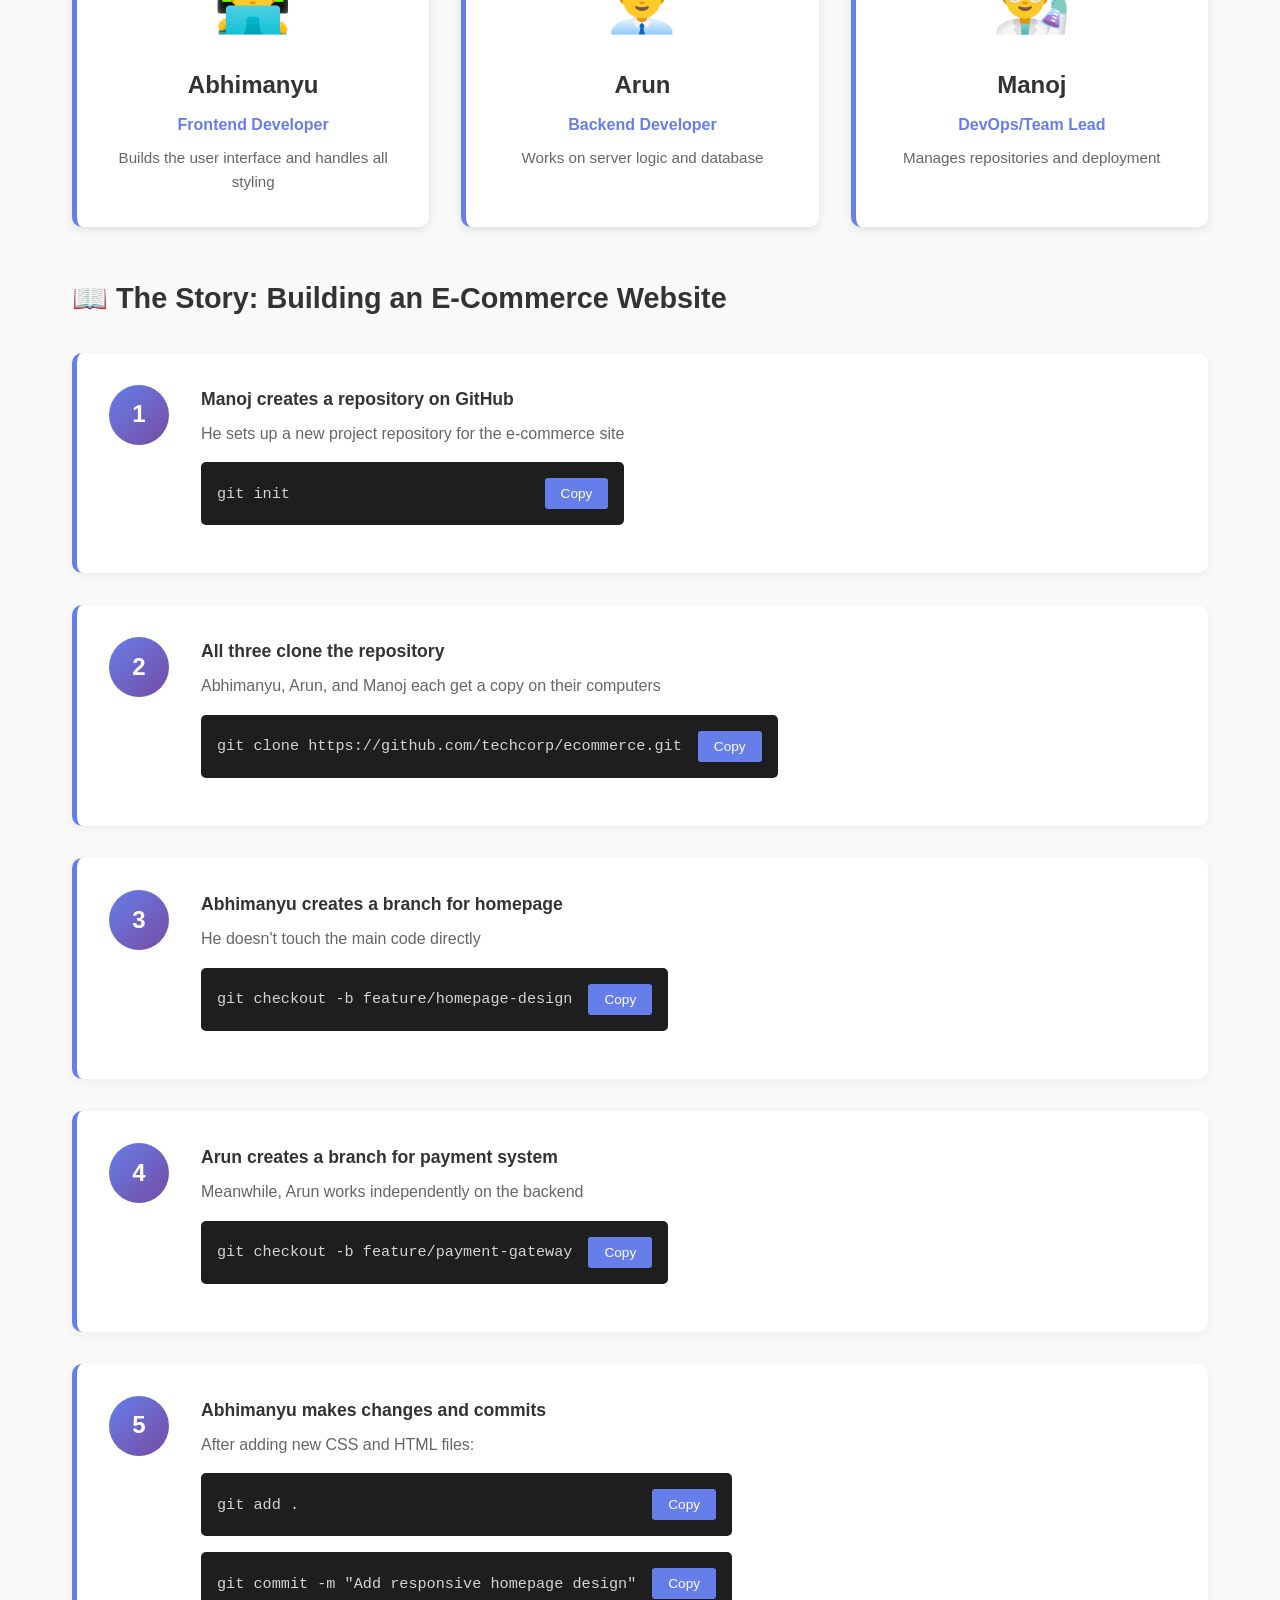
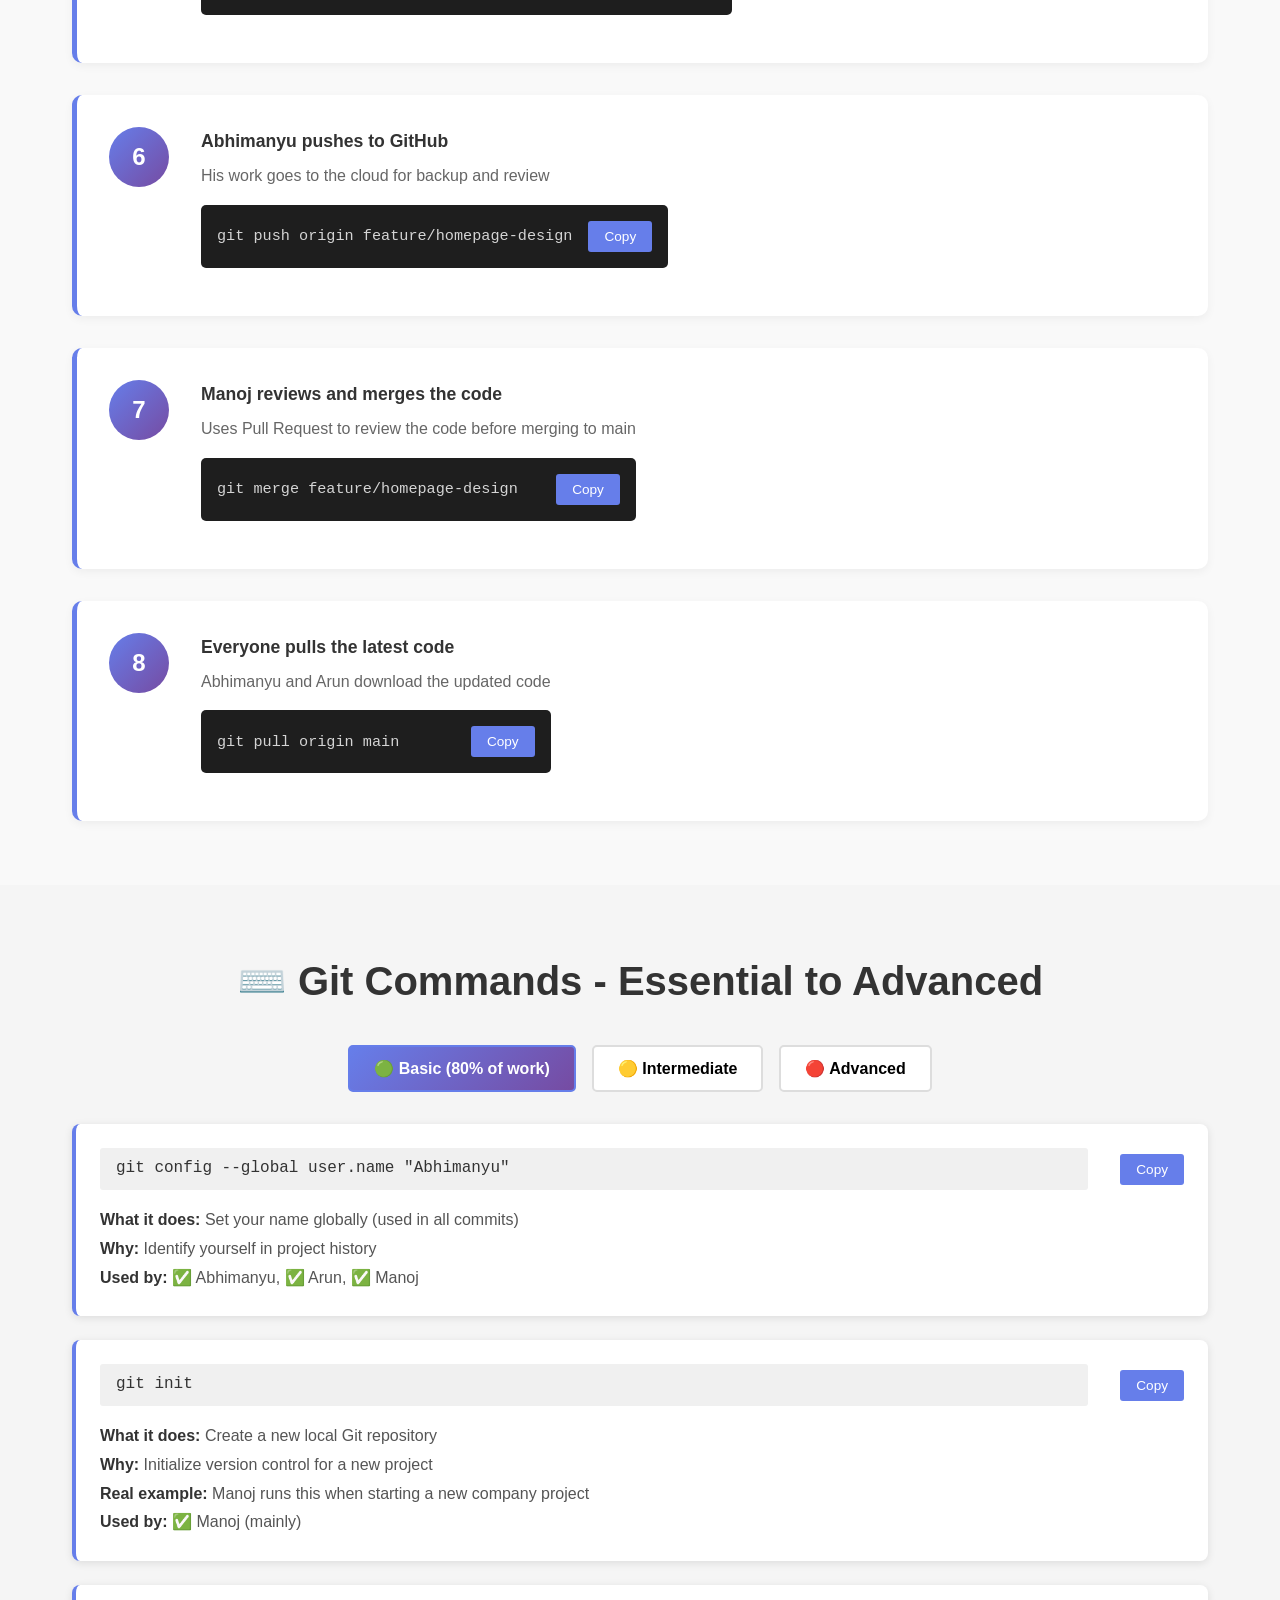
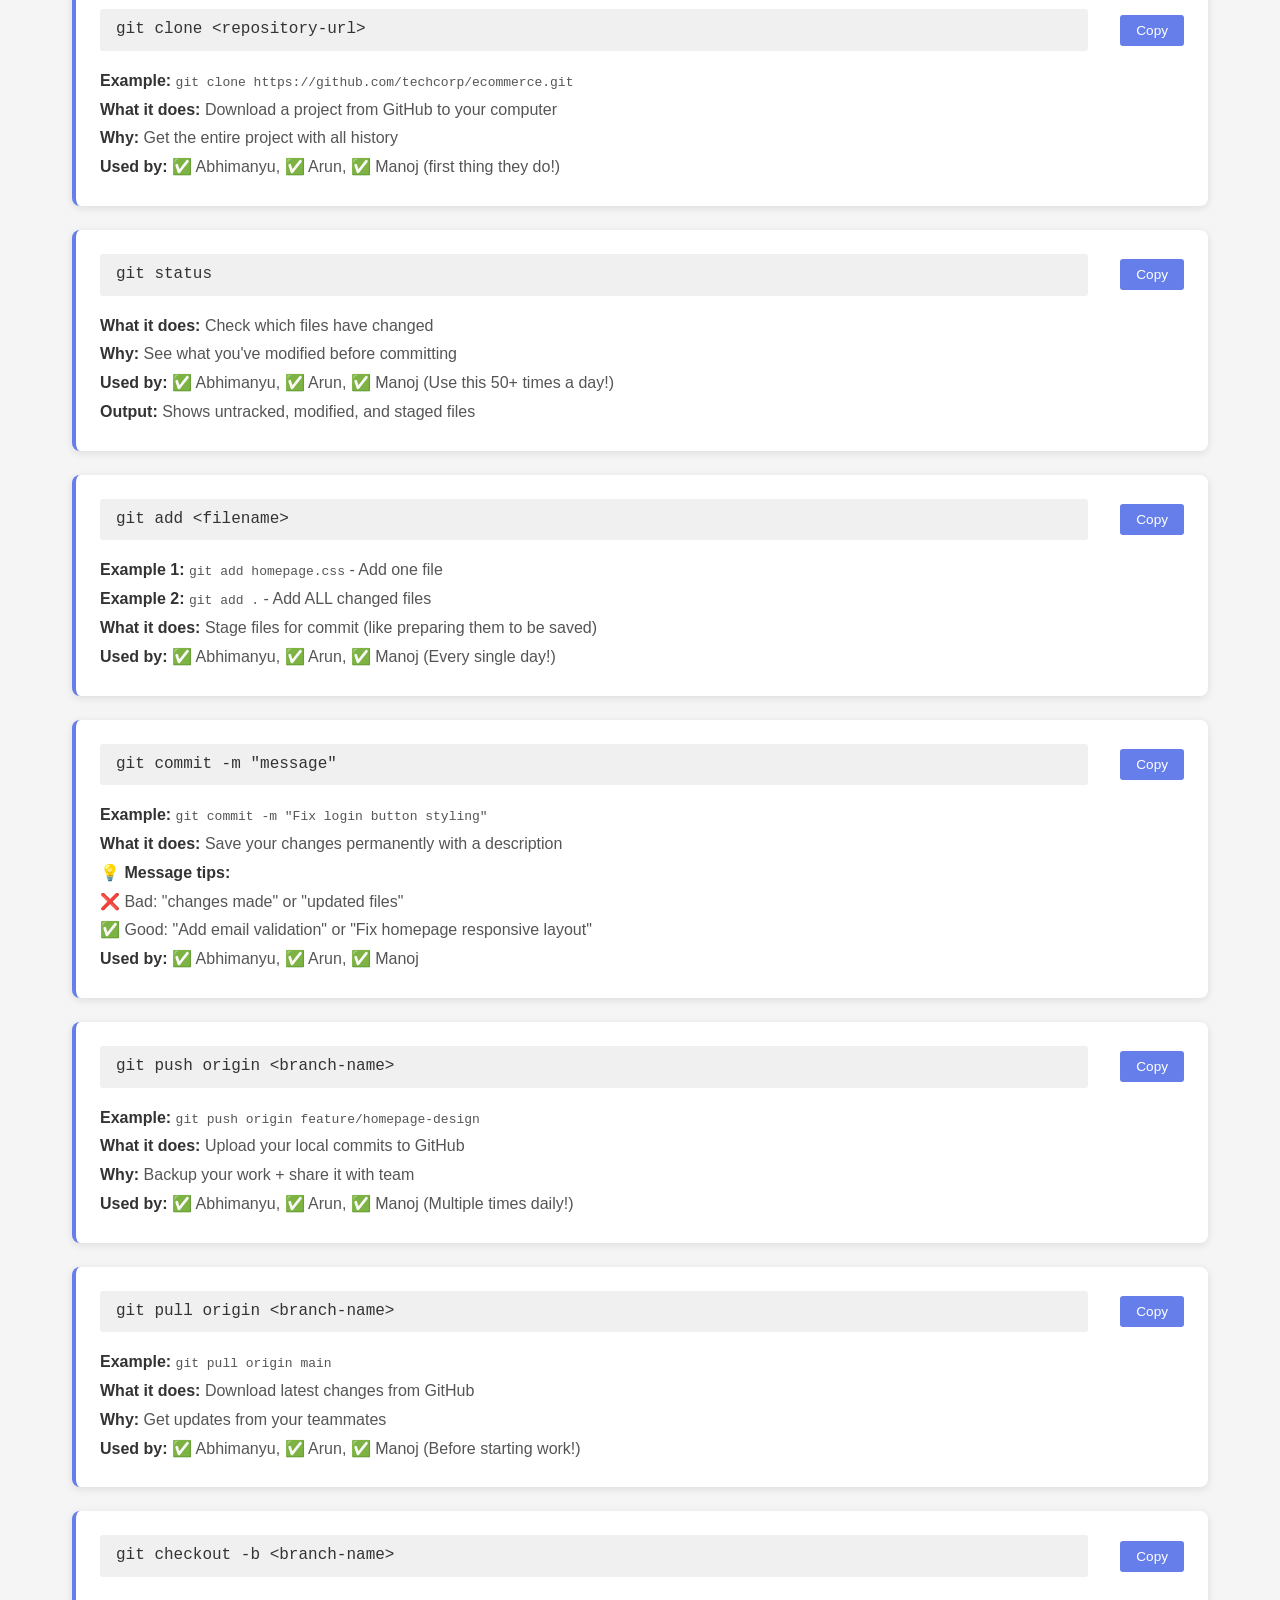
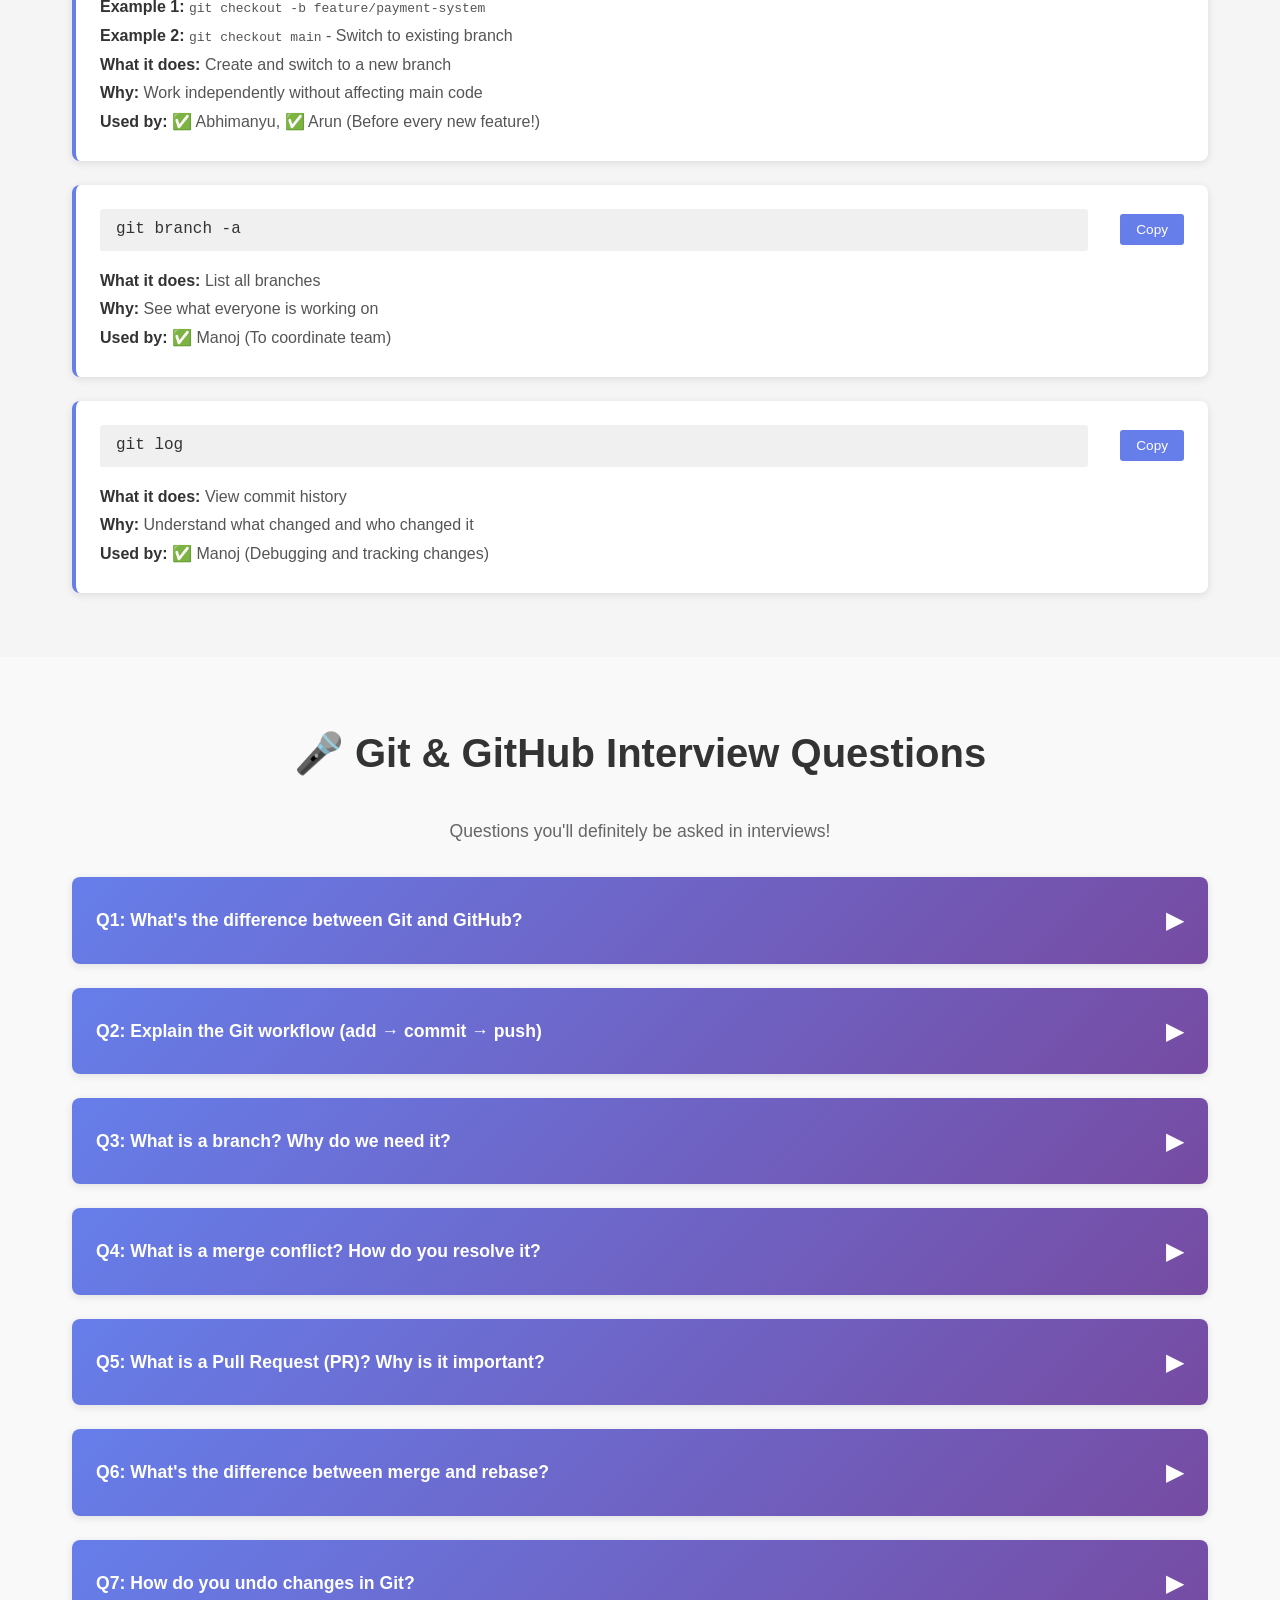
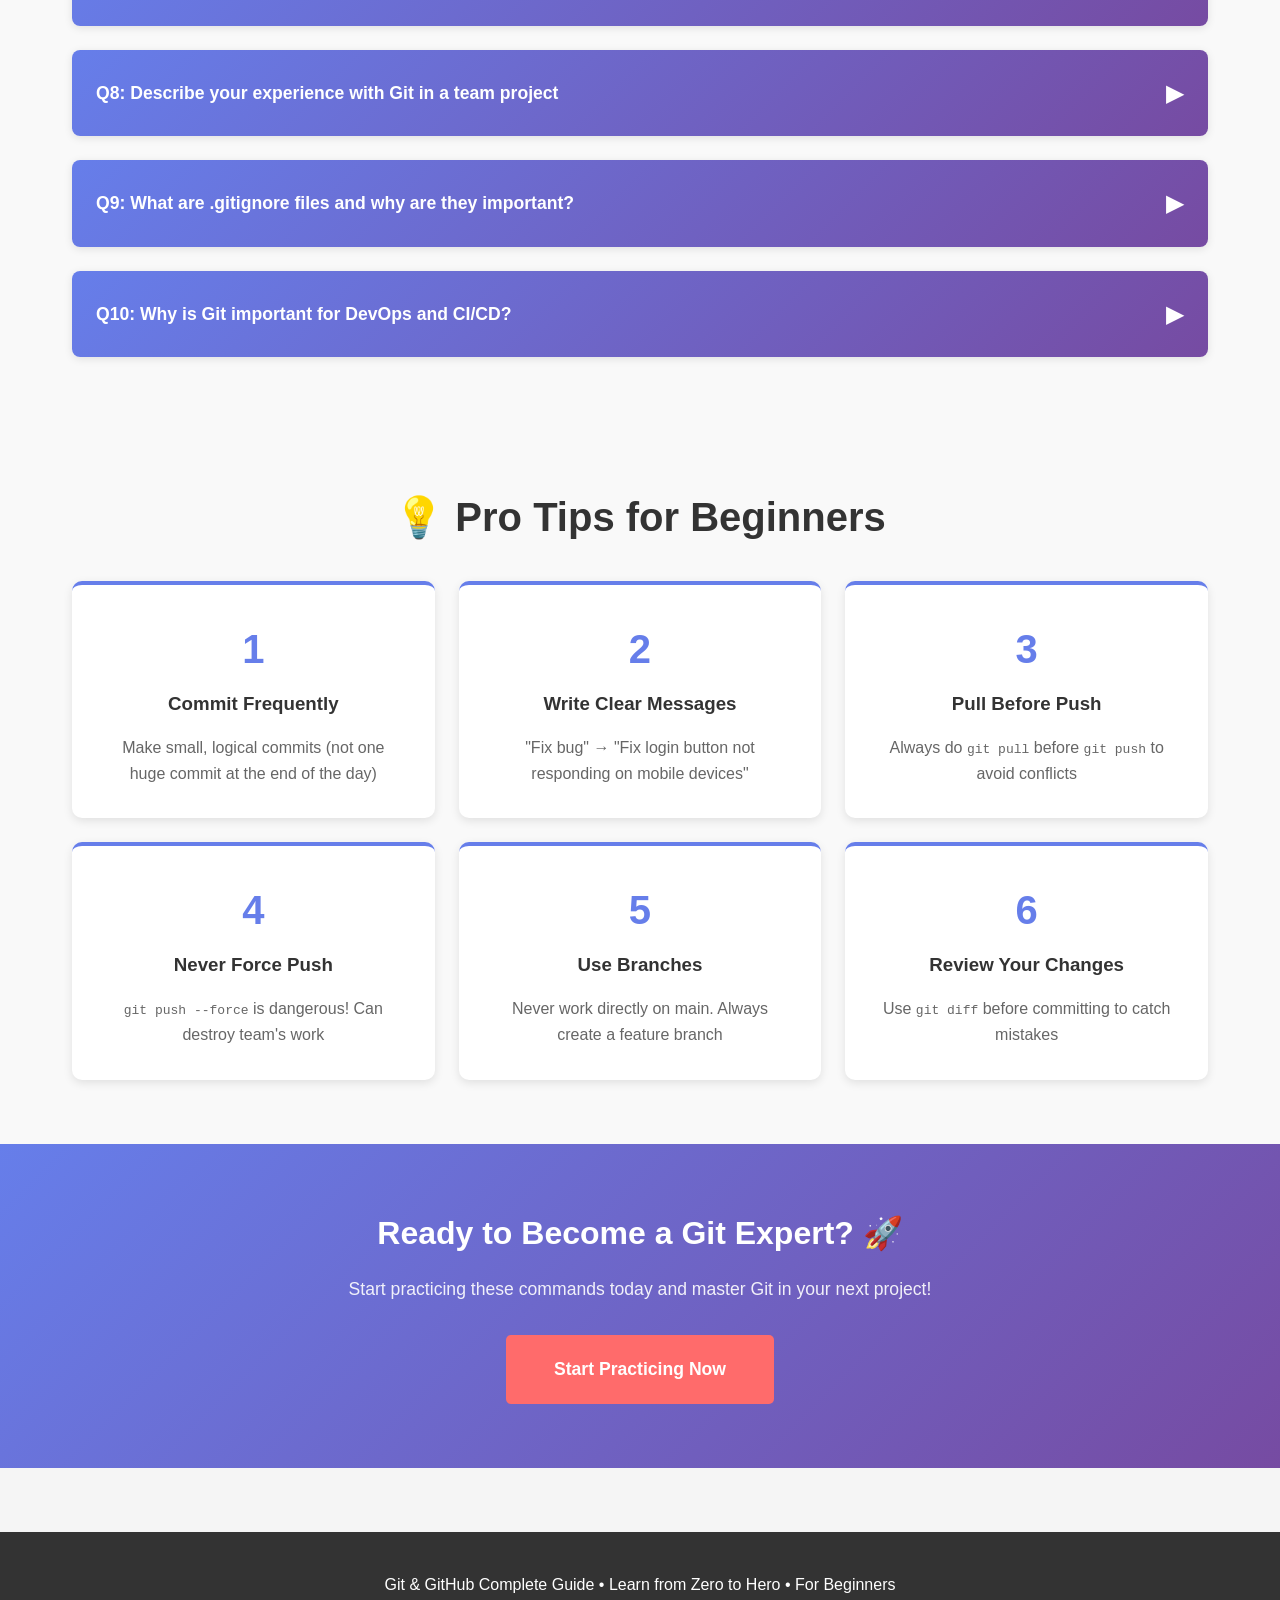
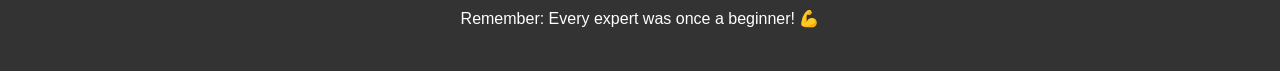
<file: week-1-AI-basics/git-github-guide.html>
<!doctype html>
<html lang="en">
  <head>
    <meta charset="UTF-8" />
    <meta name="viewport" content="width=device-width, initial-scale=1.0" />
    <title>Git & GitHub - Zero to Hero Guide</title>
    <link rel="stylesheet" href="git-github-styles.css" />
  </head>
  <body>
    <nav class="navbar">
      <div class="nav-container">
        <div class="logo">🚀 Git & GitHub Guide</div>
        <ul class="nav-links">
          <li>
            <a href="#importance" onclick="scrollToSection('importance')"
              >Why Git?</a
            >
          </li>
          <li>
            <a
              href="#company-scenario"
              onclick="scrollToSection('company-scenario')"
              >Company Scenario</a
            >
          </li>
          <li>
            <a href="#commands" onclick="scrollToSection('commands')"
              >Commands</a
            >
          </li>
          <li>
            <a href="#interview" onclick="scrollToSection('interview')"
              >Interview Prep</a
            >
          </li>
        </ul>
      </div>
    </nav>

    <header class="hero-section">
      <div class="hero-content">
        <h1>Master Git & GitHub 🎯</h1>
        <p>From Complete Beginner to Professional Developer</p>
        <button class="cta-button" onclick="scrollToSection('importance')">
          Start Learning
        </button>
      </div>
    </header>

    <!-- WHY GIT & GITHUB SECTION -->
    <section id="importance" class="section">
      <div class="container">
        <h2>🤔 Why is Git Important?</h2>
        <div class="cards-grid">
          <div class="card">
            <div class="card-icon">📚</div>
            <h3>Version Control</h3>
            <p>
              Keep track of every change you make. Go back to any previous
              version anytime.
            </p>
          </div>
          <div class="card">
            <div class="card-icon">👥</div>
            <h3>Team Collaboration</h3>
            <p>
              Multiple developers working on the same project without
              overwriting each other's work.
            </p>
          </div>
          <div class="card">
            <div class="card-icon">🔍</div>
            <h3>History & Accountability</h3>
            <p>
              Know who changed what, when, and why. Perfect for debugging and
              tracking progress.
            </p>
          </div>
          <div class="card">
            <div class="card-icon">🛡️</div>
            <h3>Backup & Safety</h3>
            <p>
              Your code is safe. Stored locally and in the cloud. Never lose
              your work.
            </p>
          </div>
          <div class="card">
            <div class="card-icon">🚀</div>
            <h3>Industry Standard</h3>
            <p>
              <strong>100% of companies use Git.</strong> It's mandatory to
              learn for any developer job.
            </p>
          </div>
          <div class="card">
            <div class="card-icon">⚙️</div>
            <h3>DevOps & Automation</h3>
            <p>
              Enables CI/CD pipelines, automated testing, and automatic
              deployment.
            </p>
          </div>
        </div>
      </div>
    </section>

    <!-- COMPANY SCENARIO SECTION -->
    <section id="company-scenario" class="section bg-light">
      <div class="container">
        <h2>🏢 Real-World Company Scenario</h2>
        <p class="intro-text">
          Meet three junior developers working on a web project at TechCorp:
        </p>

        <div class="scenario-container">
          <div class="developer-card">
            <div class="dev-avatar">👨‍💻</div>
            <h3>Abhimanyu</h3>
            <p class="role">Frontend Developer</p>
            <p class="description">
              Builds the user interface and handles all styling
            </p>
          </div>
          <div class="developer-card">
            <div class="dev-avatar">👨‍💼</div>
            <h3>Arun</h3>
            <p class="role">Backend Developer</p>
            <p class="description">Works on server logic and database</p>
          </div>
          <div class="developer-card">
            <div class="dev-avatar">👨‍🔬</div>
            <h3>Manoj</h3>
            <p class="role">DevOps/Team Lead</p>
            <p class="description">Manages repositories and deployment</p>
          </div>
        </div>

        <div class="scenario-section">
          <h3>📖 The Story: Building an E-Commerce Website</h3>
          <div class="scenario-steps">
            <div class="step">
              <div class="step-number">1</div>
              <div class="step-content">
                <strong>Manoj creates a repository on GitHub</strong>
                <p>
                  He sets up a new project repository for the e-commerce site
                </p>
                <div class="code-block">
                  <code>git init</code>
                  <button class="copy-btn" onclick="copyCode(this)">
                    Copy
                  </button>
                </div>
              </div>
            </div>

            <div class="step">
              <div class="step-number">2</div>
              <div class="step-content">
                <strong>All three clone the repository</strong>
                <p>
                  Abhimanyu, Arun, and Manoj each get a copy on their computers
                </p>
                <div class="code-block">
                  <code
                    >git clone https://github.com/techcorp/ecommerce.git</code
                  >
                  <button class="copy-btn" onclick="copyCode(this)">
                    Copy
                  </button>
                </div>
              </div>
            </div>

            <div class="step">
              <div class="step-number">3</div>
              <div class="step-content">
                <strong>Abhimanyu creates a branch for homepage</strong>
                <p>He doesn't touch the main code directly</p>
                <div class="code-block">
                  <code>git checkout -b feature/homepage-design</code>
                  <button class="copy-btn" onclick="copyCode(this)">
                    Copy
                  </button>
                </div>
              </div>
            </div>

            <div class="step">
              <div class="step-number">4</div>
              <div class="step-content">
                <strong>Arun creates a branch for payment system</strong>
                <p>Meanwhile, Arun works independently on the backend</p>
                <div class="code-block">
                  <code>git checkout -b feature/payment-gateway</code>
                  <button class="copy-btn" onclick="copyCode(this)">
                    Copy
                  </button>
                </div>
              </div>
            </div>

            <div class="step">
              <div class="step-number">5</div>
              <div class="step-content">
                <strong>Abhimanyu makes changes and commits</strong>
                <p>After adding new CSS and HTML files:</p>
                <div class="code-block">
                  <code>git add .</code>
                  <button class="copy-btn" onclick="copyCode(this)">
                    Copy
                  </button>
                </div>
                <div class="code-block">
                  <code>git commit -m "Add responsive homepage design"</code>
                  <button class="copy-btn" onclick="copyCode(this)">
                    Copy
                  </button>
                </div>
              </div>
            </div>

            <div class="step">
              <div class="step-number">6</div>
              <div class="step-content">
                <strong>Abhimanyu pushes to GitHub</strong>
                <p>His work goes to the cloud for backup and review</p>
                <div class="code-block">
                  <code>git push origin feature/homepage-design</code>
                  <button class="copy-btn" onclick="copyCode(this)">
                    Copy
                  </button>
                </div>
              </div>
            </div>

            <div class="step">
              <div class="step-number">7</div>
              <div class="step-content">
                <strong>Manoj reviews and merges the code</strong>
                <p>
                  Uses Pull Request to review the code before merging to main
                </p>
                <div class="code-block">
                  <code>git merge feature/homepage-design</code>
                  <button class="copy-btn" onclick="copyCode(this)">
                    Copy
                  </button>
                </div>
              </div>
            </div>

            <div class="step">
              <div class="step-number">8</div>
              <div class="step-content">
                <strong>Everyone pulls the latest code</strong>
                <p>Abhimanyu and Arun download the updated code</p>
                <div class="code-block">
                  <code>git pull origin main</code>
                  <button class="copy-btn" onclick="copyCode(this)">
                    Copy
                  </button>
                </div>
              </div>
            </div>
          </div>
        </div>
      </div>
    </section>

    <!-- ESSENTIAL COMMANDS SECTION -->
    <section id="commands" class="section">
      <div class="container">
        <h2>⌨️ Git Commands - Essential to Advanced</h2>

        <div class="commands-tabs">
          <button
            class="tab-button active"
            onclick="switchTab(event, 'basic-commands')"
          >
            🟢 Basic (80% of work)
          </button>
          <button
            class="tab-button"
            onclick="switchTab(event, 'intermediate-commands')"
          >
            🟡 Intermediate
          </button>
          <button
            class="tab-button"
            onclick="switchTab(event, 'advanced-commands')"
          >
            🔴 Advanced
          </button>
        </div>

        <!-- BASIC COMMANDS -->
        <div id="basic-commands" class="tab-content active">
          <div class="commands-list">
            <div class="command-item">
              <div class="command-header">
                <code>git config --global user.name "Abhimanyu"</code>
                <button class="copy-btn" onclick="copyCode(this)">Copy</button>
              </div>
              <div class="command-explanation">
                <strong>What it does:</strong> Set your name globally (used in
                all commits)<br />
                <strong>Why:</strong> Identify yourself in project history<br />
                <strong>Used by:</strong> ✅ Abhimanyu, ✅ Arun, ✅ Manoj
              </div>
            </div>

            <div class="command-item">
              <div class="command-header">
                <code>git init</code>
                <button class="copy-btn" onclick="copyCode(this)">Copy</button>
              </div>
              <div class="command-explanation">
                <strong>What it does:</strong> Create a new local Git
                repository<br />
                <strong>Why:</strong> Initialize version control for a new
                project<br />
                <strong>Real example:</strong> Manoj runs this when starting a
                new company project<br />
                <strong>Used by:</strong> ✅ Manoj (mainly)
              </div>
            </div>

            <div class="command-item">
              <div class="command-header">
                <code>git clone &lt;repository-url&gt;</code>
                <button class="copy-btn" onclick="copyCode(this)">Copy</button>
              </div>
              <div class="command-explanation">
                <strong>Example:</strong>
                <code>git clone https://github.com/techcorp/ecommerce.git</code
                ><br />
                <strong>What it does:</strong> Download a project from GitHub to
                your computer<br />
                <strong>Why:</strong> Get the entire project with all history<br />
                <strong>Used by:</strong> ✅ Abhimanyu, ✅ Arun, ✅ Manoj (first
                thing they do!)
              </div>
            </div>

            <div class="command-item">
              <div class="command-header">
                <code>git status</code>
                <button class="copy-btn" onclick="copyCode(this)">Copy</button>
              </div>
              <div class="command-explanation">
                <strong>What it does:</strong> Check which files have changed<br />
                <strong>Why:</strong> See what you've modified before
                committing<br />
                <strong>Used by:</strong> ✅ Abhimanyu, ✅ Arun, ✅ Manoj (Use
                this 50+ times a day!)<br />
                <strong>Output:</strong> Shows untracked, modified, and staged
                files
              </div>
            </div>

            <div class="command-item">
              <div class="command-header">
                <code>git add &lt;filename&gt;</code>
                <button class="copy-btn" onclick="copyCode(this)">Copy</button>
              </div>
              <div class="command-explanation">
                <strong>Example 1:</strong> <code>git add homepage.css</code> -
                Add one file<br />
                <strong>Example 2:</strong> <code>git add .</code> - Add ALL
                changed files<br />
                <strong>What it does:</strong> Stage files for commit (like
                preparing them to be saved)<br />
                <strong>Used by:</strong> ✅ Abhimanyu, ✅ Arun, ✅ Manoj (Every
                single day!)
              </div>
            </div>

            <div class="command-item">
              <div class="command-header">
                <code>git commit -m "message"</code>
                <button class="copy-btn" onclick="copyCode(this)">Copy</button>
              </div>
              <div class="command-explanation">
                <strong>Example:</strong>
                <code>git commit -m "Fix login button styling"</code><br />
                <strong>What it does:</strong> Save your changes permanently
                with a description<br />
                <strong>💡 Message tips:</strong><br />
                ❌ Bad: "changes made" or "updated files"<br />
                ✅ Good: "Add email validation" or "Fix homepage responsive
                layout"<br />
                <strong>Used by:</strong> ✅ Abhimanyu, ✅ Arun, ✅ Manoj
              </div>
            </div>

            <div class="command-item">
              <div class="command-header">
                <code>git push origin &lt;branch-name&gt;</code>
                <button class="copy-btn" onclick="copyCode(this)">Copy</button>
              </div>
              <div class="command-explanation">
                <strong>Example:</strong>
                <code>git push origin feature/homepage-design</code><br />
                <strong>What it does:</strong> Upload your local commits to
                GitHub<br />
                <strong>Why:</strong> Backup your work + share it with team<br />
                <strong>Used by:</strong> ✅ Abhimanyu, ✅ Arun, ✅ Manoj
                (Multiple times daily!)
              </div>
            </div>

            <div class="command-item">
              <div class="command-header">
                <code>git pull origin &lt;branch-name&gt;</code>
                <button class="copy-btn" onclick="copyCode(this)">Copy</button>
              </div>
              <div class="command-explanation">
                <strong>Example:</strong> <code>git pull origin main</code
                ><br />
                <strong>What it does:</strong> Download latest changes from
                GitHub<br />
                <strong>Why:</strong> Get updates from your teammates<br />
                <strong>Used by:</strong> ✅ Abhimanyu, ✅ Arun, ✅ Manoj
                (Before starting work!)
              </div>
            </div>

            <div class="command-item">
              <div class="command-header">
                <code>git checkout -b &lt;branch-name&gt;</code>
                <button class="copy-btn" onclick="copyCode(this)">Copy</button>
              </div>
              <div class="command-explanation">
                <strong>Example 1:</strong>
                <code>git checkout -b feature/payment-system</code><br />
                <strong>Example 2:</strong> <code>git checkout main</code> -
                Switch to existing branch<br />
                <strong>What it does:</strong> Create and switch to a new
                branch<br />
                <strong>Why:</strong> Work independently without affecting main
                code<br />
                <strong>Used by:</strong> ✅ Abhimanyu, ✅ Arun (Before every
                new feature!)
              </div>
            </div>

            <div class="command-item">
              <div class="command-header">
                <code>git branch -a</code>
                <button class="copy-btn" onclick="copyCode(this)">Copy</button>
              </div>
              <div class="command-explanation">
                <strong>What it does:</strong> List all branches<br />
                <strong>Why:</strong> See what everyone is working on<br />
                <strong>Used by:</strong> ✅ Manoj (To coordinate team)
              </div>
            </div>

            <div class="command-item">
              <div class="command-header">
                <code>git log</code>
                <button class="copy-btn" onclick="copyCode(this)">Copy</button>
              </div>
              <div class="command-explanation">
                <strong>What it does:</strong> View commit history<br />
                <strong>Why:</strong> Understand what changed and who changed
                it<br />
                <strong>Used by:</strong> ✅ Manoj (Debugging and tracking
                changes)
              </div>
            </div>
          </div>
        </div>

        <!-- INTERMEDIATE COMMANDS -->
        <div id="intermediate-commands" class="tab-content">
          <div class="commands-list">
            <div class="command-item">
              <div class="command-header">
                <code>git merge &lt;branch-name&gt;</code>
                <button class="copy-btn" onclick="copyCode(this)">Copy</button>
              </div>
              <div class="command-explanation">
                <strong>Example:</strong>
                <code>git merge feature/homepage-design</code><br />
                <strong>What it does:</strong> Combine changes from one branch
                into another<br />
                <strong>Used by:</strong> ✅ Manoj (When reviewing pull
                requests)
              </div>
            </div>

            <div class="command-item">
              <div class="command-header">
                <code>git diff</code>
                <button class="copy-btn" onclick="copyCode(this)">Copy</button>
              </div>
              <div class="command-explanation">
                <strong>Example:</strong> <code>git diff feature/payment</code
                ><br />
                <strong>What it does:</strong> See exact changes made (line by
                line)<br />
                <strong>Used by:</strong> ✅ Arun (Before committing important
                changes)
              </div>
            </div>

            <div class="command-item">
              <div class="command-header">
                <code>git revert &lt;commit-hash&gt;</code>
                <button class="copy-btn" onclick="copyCode(this)">Copy</button>
              </div>
              <div class="command-explanation">
                <strong>What it does:</strong> Undo a specific commit
                (safely)<br />
                <strong>Why:</strong> Fix mistakes without losing history<br />
                <strong>Used by:</strong> ✅ Manoj (For emergency fixes)
              </div>
            </div>

            <div class="command-item">
              <div class="command-header">
                <code>git stash</code>
                <button class="copy-btn" onclick="copyCode(this)">Copy</button>
              </div>
              <div class="command-explanation">
                <strong>What it does:</strong> Temporarily save uncommitted
                changes<br />
                <strong>Why:</strong> Switch branches without losing work<br />
                <strong>Example scenario:</strong> Abhimanyu is working on
                homepage, but needs to urgently fix a bug. He stashes his
                changes, fixes the bug, then unstashes his work.<br />
                <strong>Used by:</strong> ✅ Abhimanyu, ✅ Arun
              </div>
            </div>

            <div class="command-item">
              <div class="command-header">
                <code>git reset --hard</code>
                <button class="copy-btn" onclick="copyCode(this)">Copy</button>
              </div>
              <div class="command-explanation">
                <strong>⚠️ DANGEROUS!</strong> Use with caution<br />
                <strong>What it does:</strong> Discard all uncommitted
                changes<br />
                <strong>Used by:</strong> ⚠️ Rarely used in teams
              </div>
            </div>
          </div>
        </div>

        <!-- ADVANCED COMMANDS -->
        <div id="advanced-commands" class="tab-content">
          <div class="commands-list">
            <div class="command-item">
              <div class="command-header">
                <code>git rebase &lt;branch-name&gt;</code>
                <button class="copy-btn" onclick="copyCode(this)">Copy</button>
              </div>
              <div class="command-explanation">
                <strong>What it does:</strong> Replay your commits on top of
                another branch<br />
                <strong>Why:</strong> Keep history linear and clean<br />
                <strong>Used by:</strong> ✅ Manoj (Advanced team workflows)
              </div>
            </div>

            <div class="command-item">
              <div class="command-header">
                <code>git cherry-pick &lt;commit-hash&gt;</code>
                <button class="copy-btn" onclick="copyCode(this)">Copy</button>
              </div>
              <div class="command-explanation">
                <strong>What it does:</strong> Copy a specific commit from one
                branch to another<br />
                <strong>Why:</strong> Apply only certain changes<br />
                <strong>Used by:</strong> ✅ Manoj (Emergency hotfixes)
              </div>
            </div>

            <div class="command-item">
              <div class="command-header">
                <code>git tag -a v1.0 -m "Release 1.0"</code>
                <button class="copy-btn" onclick="copyCode(this)">Copy</button>
              </div>
              <div class="command-explanation">
                <strong>What it does:</strong> Create a named version point<br />
                <strong>Why:</strong> Mark releases and important milestones<br />
                <strong>Used by:</strong> ✅ Manoj (For version releases)
              </div>
            </div>

            <div class="command-item">
              <div class="command-header">
                <code>git hooks (pre-commit, pre-push)</code>
                <button class="copy-btn" onclick="copyCode(this)">Copy</button>
              </div>
              <div class="command-explanation">
                <strong>What it does:</strong> Automatic scripts that run before
                commits/pushes<br />
                <strong>Why:</strong> Enforce code quality and prevent bad
                commits<br />
                <strong>Used by:</strong> ✅ Manoj (Team-wide standards)
              </div>
            </div>
          </div>
        </div>
      </div>
    </section>

    <!-- INTERVIEW PREPARATION SECTION -->
    <section id="interview" class="section bg-light">
      <div class="container">
        <h2>🎤 Git & GitHub Interview Questions</h2>
        <p class="intro-text">
          Questions you'll definitely be asked in interviews!
        </p>

        <div class="interview-container">
          <!-- Question 1 -->
          <div class="interview-question">
            <div class="q-header" onclick="toggleAnswer(this)">
              <h3>Q1: What's the difference between Git and GitHub?</h3>
              <span class="toggle-icon">▶</span>
            </div>
            <div class="q-answer">
              <p>
                <strong>Git:</strong> Version control software that runs on your
                computer
              </p>
              <p>
                <strong>GitHub:</strong> Cloud platform that hosts your Git
                repositories
              </p>
              <p>
                <strong>Simple analogy:</strong> Git is like a camera, GitHub is
                like cloud storage for your photos
              </p>
              <p>
                <strong>Real example:</strong> Abhimanyu uses Git on his laptop,
                stores the code on GitHub for backup
              </p>
            </div>
          </div>

          <!-- Question 2 -->
          <div class="interview-question">
            <div class="q-header" onclick="toggleAnswer(this)">
              <h3>Q2: Explain the Git workflow (add → commit → push)</h3>
              <span class="toggle-icon">▶</span>
            </div>
            <div class="q-answer">
              <div class="workflow-diagram">
                <div class="workflow-step">
                  <strong>1. Modify Files</strong>
                  <p>Make changes to your code</p>
                </div>
                <div class="arrow">→</div>
                <div class="workflow-step">
                  <strong>2. git add</strong>
                  <p>Stage changes for commit</p>
                </div>
                <div class="arrow">→</div>
                <div class="workflow-step">
                  <strong>3. git commit</strong>
                  <p>Save changes locally with message</p>
                </div>
                <div class="arrow">→</div>
                <div class="workflow-step">
                  <strong>4. git push</strong>
                  <p>Upload to GitHub</p>
                </div>
              </div>
            </div>
          </div>

          <!-- Question 3 -->
          <div class="interview-question">
            <div class="q-header" onclick="toggleAnswer(this)">
              <h3>Q3: What is a branch? Why do we need it?</h3>
              <span class="toggle-icon">▶</span>
            </div>
            <div class="q-answer">
              <p><strong>Branch:</strong> Independent line of development</p>
              <p><strong>Why?</strong></p>
              <ul>
                <li>🛡️ Protect main code - never break production</li>
                <li>👥 Multiple developers work independently</li>
                <li>🧪 Test features safely before merging</li>
              </ul>
              <p><strong>Company example:</strong></p>
              <ul>
                <li>Abhimanyu works on <code>feature/homepage</code></li>
                <li>Arun works on <code>feature/payment</code></li>
                <li>Both work simultaneously without conflicts!</li>
              </ul>
            </div>
          </div>

          <!-- Question 4 -->
          <div class="interview-question">
            <div class="q-header" onclick="toggleAnswer(this)">
              <h3>Q4: What is a merge conflict? How do you resolve it?</h3>
              <span class="toggle-icon">▶</span>
            </div>
            <div class="q-answer">
              <p>
                <strong>Merge conflict:</strong> When Git can't automatically
                combine changes
              </p>
              <p>
                <strong>When it happens:</strong> Two developers modify the same
                line in the same file
              </p>
              <div class="conflict-example">
                <strong>Real scenario:</strong>
                <p>Abhimanyu and Arun both edit the same button styling:</p>
                <code>❌ Abhimanyu: background-color: blue;</code><br />
                <code>❌ Arun: background-color: red;</code><br />
                <code>✅ Resolution: Communicate and keep one version</code>
              </div>
              <p><strong>How to resolve:</strong></p>
              <ol>
                <li>Git marks the conflicting lines</li>
                <li>Open the file and choose which version to keep</li>
                <li>
                  Remove conflict markers:
                  <code>&lt;&lt;&lt;&lt;&lt;&lt;&lt;</code>,
                  <code>=======</code>,
                  <code>&gt;&gt;&gt;&gt;&gt;&gt;&gt;</code>
                </li>
                <li><code>git add</code> and <code>git commit</code></li>
              </ol>
            </div>
          </div>

          <!-- Question 5 -->
          <div class="interview-question">
            <div class="q-header" onclick="toggleAnswer(this)">
              <h3>Q5: What is a Pull Request (PR)? Why is it important?</h3>
              <span class="toggle-icon">▶</span>
            </div>
            <div class="q-answer">
              <p>
                <strong>Pull Request:</strong> Request to merge your branch into
                main
              </p>
              <p><strong>Workflow:</strong></p>
              <ol>
                <li>Developer (Abhimanyu) completes feature on a branch</li>
                <li>Creates a Pull Request on GitHub</li>
                <li>Team lead (Manoj) reviews the code</li>
                <li>If approved: merge into main</li>
                <li>If needs fixes: request changes</li>
              </ol>
              <p><strong>Why it's important:</strong></p>
              <ul>
                <li>🔍 Code review - catch bugs before production</li>
                <li>👥 Knowledge sharing among team</li>
                <li>📋 Discussion and documentation</li>
                <li>✅ Quality control</li>
              </ul>
            </div>
          </div>

          <!-- Question 6 -->
          <div class="interview-question">
            <div class="q-header" onclick="toggleAnswer(this)">
              <h3>Q6: What's the difference between merge and rebase?</h3>
              <span class="toggle-icon">▶</span>
            </div>
            <div class="q-answer">
              <p>
                <strong>Merge:</strong> Combines two branches, creates a merge
                commit
              </p>
              <p>
                <strong>Rebase:</strong> Replays commits, keeps history linear
              </p>
              <table class="comparison-table">
                <tr>
                  <th>Aspect</th>
                  <th>Merge</th>
                  <th>Rebase</th>
                </tr>
                <tr>
                  <td>History</td>
                  <td>Shows all merges</td>
                  <td>Linear, clean</td>
                </tr>
                <tr>
                  <td>Safety</td>
                  <td>Very safe</td>
                  <td>Needs care with pushed commits</td>
                </tr>
                <tr>
                  <td>Use case</td>
                  <td>Most common in teams</td>
                  <td>Advanced workflows</td>
                </tr>
              </table>
              <p>
                <strong>Company practice:</strong> Manoj usually prefers merge
                for team safety
              </p>
            </div>
          </div>

          <!-- Question 7 -->
          <div class="interview-question">
            <div class="q-header" onclick="toggleAnswer(this)">
              <h3>Q7: How do you undo changes in Git?</h3>
              <span class="toggle-icon">▶</span>
            </div>
            <div class="q-answer">
              <p><strong>Different scenarios:</strong></p>
              <table class="undo-table">
                <tr>
                  <th>Scenario</th>
                  <th>Command</th>
                  <th>What it does</th>
                </tr>
                <tr>
                  <td>Undo uncommitted changes</td>
                  <td><code>git checkout .</code></td>
                  <td>Restore all files to last commit</td>
                </tr>
                <tr>
                  <td>Unstage a file</td>
                  <td><code>git reset HEAD filename</code></td>
                  <td>Remove from staging area</td>
                </tr>
                <tr>
                  <td>Undo last commit (local)</td>
                  <td><code>git reset --soft HEAD~1</code></td>
                  <td>Keep changes, undo commit</td>
                </tr>
                <tr>
                  <td>Undo pushed commit</td>
                  <td><code>git revert commit-hash</code></td>
                  <td>Create new commit that reverses changes</td>
                </tr>
              </table>
            </div>
          </div>

          <!-- Question 8 -->
          <div class="interview-question">
            <div class="q-header" onclick="toggleAnswer(this)">
              <h3>Q8: Describe your experience with Git in a team project</h3>
              <span class="toggle-icon">▶</span>
            </div>
            <div class="q-answer">
              <p>
                <strong>Sample Answer (Based on our company scenario):</strong>
              </p>
              <div class="sample-answer">
                <p>
                  "I worked with a team of 3 developers (Abhimanyu, Arun, and
                  Manoj) on an e-commerce project. We used Git to manage our
                  codebase with the following workflow:
                </p>
                <ol>
                  <li>
                    Each developer created feature branches (feature/homepage,
                    feature/payment)
                  </li>
                  <li>We committed regularly with meaningful messages</li>
                  <li>
                    We pushed to GitHub for backup and created Pull Requests
                  </li>
                  <li>
                    Manoj, our team lead, reviewed all PR before merging to main
                  </li>
                  <li>We used git pull daily to stay synchronized</li>
                  <li>
                    We handled merge conflicts by communicating and selecting
                    the correct code
                  </li>
                </ol>
                <p>
                  This process ensured code quality, prevented conflicts, and
                  maintained a clean repository history."
                </p>
              </div>
            </div>
          </div>

          <!-- Question 9 -->
          <div class="interview-question">
            <div class="q-header" onclick="toggleAnswer(this)">
              <h3>Q9: What are .gitignore files and why are they important?</h3>
              <span class="toggle-icon">▶</span>
            </div>
            <div class="q-answer">
              <p>
                <strong>.gitignore:</strong> File that tells Git which files to
                ignore
              </p>
              <p><strong>Why important:</strong></p>
              <ul>
                <li>🚫 Don't commit secrets (API keys, passwords)</li>
                <li>📦 Don't commit node_modules or dependencies</li>
                <li>⚙️ Don't commit OS files (.DS_Store, Thumbs.db)</li>
                <li>🔧 Keep repository clean and lightweight</li>
              </ul>
              <p><strong>Example .gitignore:</strong></p>
              <div class="code-block">
                <code
                  >node_modules/<br />
                  .env<br />
                  .DS_Store<br />
                  *.log<br />
                  dist/</code
                >
              </div>
            </div>
          </div>

          <!-- Question 10 -->
          <div class="interview-question">
            <div class="q-header" onclick="toggleAnswer(this)">
              <h3>Q10: Why is Git important for DevOps and CI/CD?</h3>
              <span class="toggle-icon">▶</span>
            </div>
            <div class="q-answer">
              <p><strong>Connection between Git and DevOps:</strong></p>
              <ul>
                <li>
                  ✅ <strong>Automated Testing:</strong> Every push triggers
                  tests automatically
                </li>
                <li>
                  ✅ <strong>Automated Deployment:</strong> Approved code
                  auto-deploys to production
                </li>
                <li>
                  ✅ <strong>Rollback:</strong> Easy to revert to previous
                  version if something breaks
                </li>
                <li>
                  ✅ <strong>Audit Trail:</strong> Complete history of who
                  changed what
                </li>
                <li>
                  ✅ <strong>Team Collaboration:</strong> Foundation for
                  team-based development
                </li>
              </ul>
              <p>
                <strong>Real example:</strong> When Manoj merges Abhimanyu's
                code, it automatically:
              </p>
              <ol>
                <li>Runs all tests</li>
                <li>Checks code quality</li>
                <li>If passed → automatically deploys to production servers</li>
              </ol>
            </div>
          </div>
        </div>
      </div>
    </section>

    <!-- QUICK TIPS SECTION -->
    <section class="section bg-light">
      <div class="container">
        <h2>💡 Pro Tips for Beginners</h2>
        <div class="tips-grid">
          <div class="tip-card">
            <div class="tip-number">1</div>
            <h3>Commit Frequently</h3>
            <p>
              Make small, logical commits (not one huge commit at the end of the
              day)
            </p>
          </div>
          <div class="tip-card">
            <div class="tip-number">2</div>
            <h3>Write Clear Messages</h3>
            <p>
              "Fix bug" → "Fix login button not responding on mobile devices"
            </p>
          </div>
          <div class="tip-card">
            <div class="tip-number">3</div>
            <h3>Pull Before Push</h3>
            <p>
              Always do <code>git pull</code> before <code>git push</code> to
              avoid conflicts
            </p>
          </div>
          <div class="tip-card">
            <div class="tip-number">4</div>
            <h3>Never Force Push</h3>
            <p>
              <code>git push --force</code> is dangerous! Can destroy team's
              work
            </p>
          </div>
          <div class="tip-card">
            <div class="tip-number">5</div>
            <h3>Use Branches</h3>
            <p>Never work directly on main. Always create a feature branch</p>
          </div>
          <div class="tip-card">
            <div class="tip-number">6</div>
            <h3>Review Your Changes</h3>
            <p>Use <code>git diff</code> before committing to catch mistakes</p>
          </div>
        </div>
      </div>
    </section>

    <!-- CTA SECTION -->
    <section class="cta-section">
      <div class="container">
        <h2>Ready to Become a Git Expert? 🚀</h2>
        <p>
          Start practicing these commands today and master Git in your next
          project!
        </p>
        <button
          class="cta-button large"
          onclick="
            alert(
              'Practice by creating a test repository on GitHub and trying all these commands!',
            )
          "
        >
          Start Practicing Now
        </button>
      </div>
    </section>

    <footer class="footer">
      <div class="container">
        <p>
          Git & GitHub Complete Guide • Learn from Zero to Hero • For Beginners
        </p>
        <p>Remember: Every expert was once a beginner! 💪</p>
      </div>
    </footer>

    <script src="git-github-script.js"></script>
  </body>
</html>
</file>
<file: week-1-AI-basics/styles.css>
/* ===================================
   VARIABLES & GLOBAL STYLES
   =================================== */

* {
    margin: 0;
    padding: 0;
    box-sizing: border-box;
}

:root {
    /* Colors */
    --primary-color: #6366f1;
    --secondary-color: #8b5cf6;
    --accent-color: #06b6d4;
    --dark-bg: #0f172a;
    --light-bg: #f8fafc;
    --text-dark: #1e293b;
    --text-light: #64748b;
    --border-color: #e2e8f0;
    
    /* Gradients */
    --gradient-1: linear-gradient(135deg, #6366f1 0%, #8b5cf6 100%);
    --gradient-2: linear-gradient(135deg, #06b6d4 0%, #0891b2 100%);
    --gradient-3: linear-gradient(135deg, #f97316 0%, #ef4444 100%);
    --gradient-dark: linear-gradient(135deg, #0f172a 0%, #1e293b 100%);
    
    /* Spacing */
    --spacing-xs: 0.5rem;
    --spacing-sm: 1rem;
    --spacing-md: 1.5rem;
    --spacing-lg: 2rem;
    --spacing-xl: 3rem;
    --spacing-2xl: 4rem;
    
    /* Typography */
    --font-family: 'Segoe UI', Tahoma, Geneva, Verdana, sans-serif;
    --font-size-sm: 0.875rem;
    --font-size-base: 1rem;
    --font-size-lg: 1.125rem;
    --font-size-xl: 1.25rem;
    --font-size-2xl: 1.5rem;
    --font-size-3xl: 1.875rem;
    --font-size-4xl: 2.25rem;
    --font-size-5xl: 3rem;
    
    /* Transitions */
    --transition: all 0.3s cubic-bezier(0.4, 0, 0.2, 1);
    --transition-fast: all 0.15s ease;
}

html {
    scroll-behavior: smooth;
}

body {
    font-family: var(--font-family);
    background-color: #ffffff;
    color: var(--text-dark);
    line-height: 1.6;
    overflow-x: hidden;
}

/* ===================================
   TYPOGRAPHY
   =================================== */

h1, h2, h3, h4, h5, h6 {
    font-weight: 700;
    line-height: 1.2;
}

h1 { font-size: var(--font-size-5xl); }
h2 { font-size: var(--font-size-4xl); }
h3 { font-size: var(--font-size-2xl); }
h4 { font-size: var(--font-size-xl); }
h5 { font-size: var(--font-size-lg); }
h6 { font-size: var(--font-size-base); }

/* ===================================
   NAVBAR
   =================================== */

.navbar {
    position: sticky;
    top: 0;
    z-index: 1000;
    background: rgba(255, 255, 255, 0.95);
    backdrop-filter: blur(10px);
    border-bottom: 1px solid var(--border-color);
    padding: var(--spacing-md) 0;
}

.nav-container {
    max-width: 1200px;
    margin: 0 auto;
    padding: 0 var(--spacing-lg);
    display: flex;
    justify-content: space-between;
    align-items: center;
}

.nav-logo {
    font-size: var(--font-size-2xl);
    font-weight: 700;
    background: var(--gradient-1);
    -webkit-background-clip: text;
    -webkit-text-fill-color: transparent;
    background-clip: text;
    display: flex;
    align-items: center;
    gap: var(--spacing-xs);
}

.logo-icon {
    font-size: var(--font-size-3xl);
}

.nav-menu {
    display: flex;
    list-style: none;
    gap: var(--spacing-xl);
    align-items: center;
}

.nav-link {
    color: var(--text-dark);
    text-decoration: none;
    font-weight: 500;
    position: relative;
    transition: var(--transition);
}

.nav-link::after {
    content: '';
    position: absolute;
    bottom: -5px;
    left: 0;
    width: 0;
    height: 2px;
    background: var(--gradient-1);
    transition: width 0.3s ease;
}

.nav-link:hover::after {
    width: 100%;
}

/* ===================================
   HERO SECTION
   =================================== */

.hero {
    background: linear-gradient(135deg, #ffffff 0%, #f0f9ff 100%);
    padding: var(--spacing-2xl) var(--spacing-lg);
    min-height: 100vh;
    display: flex;
    align-items: center;
    position: relative;
    overflow: hidden;
}

.hero::before {
    content: '';
    position: absolute;
    top: 0;
    left: 0;
    right: 0;
    bottom: 0;
    background: 
        radial-gradient(circle at 20% 50%, rgba(99, 102, 241, 0.1) 0%, transparent 50%),
        radial-gradient(circle at 80% 80%, rgba(139, 92, 246, 0.1) 0%, transparent 50%);
    pointer-events: none;
}

.hero-content {
    max-width: 1200px;
    margin: 0 auto;
    display: grid;
    grid-template-columns: 1fr 1fr;
    gap: var(--spacing-2xl);
    align-items: center;
    position: relative;
    z-index: 1;
    padding: 0 var(--spacing-lg);
}

.hero-text {
    display: flex;
    flex-direction: column;
    gap: var(--spacing-lg);
}

.hero-title {
    font-size: var(--font-size-5xl);
    font-weight: 800;
    line-height: 1.1;
    background: var(--gradient-1);
    -webkit-background-clip: text;
    -webkit-text-fill-color: transparent;
    background-clip: text;
}

.hero-subtitle {
    font-size: var(--font-size-xl);
    color: var(--text-light);
    font-weight: 500;
}

.hero-buttons {
    display: flex;
    gap: var(--spacing-md);
    flex-wrap: wrap;
}

/* ===================================
   BUTTONS
   =================================== */

.btn {
    padding: var(--spacing-md) var(--spacing-xl);
    border: none;
    border-radius: 8px;
    font-size: var(--font-size-base);
    font-weight: 600;
    cursor: pointer;
    transition: var(--transition);
    text-decoration: none;
    display: inline-block;
}

.btn-primary {
    background: var(--gradient-1);
    color: white;
    box-shadow: 0 10px 30px rgba(99, 102, 241, 0.2);
}

.btn-primary:hover {
    transform: translateY(-2px);
    box-shadow: 0 15px 40px rgba(99, 102, 241, 0.3);
}

.btn-secondary {
    background: transparent;
    color: var(--primary-color);
    border: 2px solid var(--primary-color);
}

.btn-secondary:hover {
    background: var(--primary-color);
    color: white;
}

.btn-primary-large {
    padding: var(--spacing-lg) var(--spacing-2xl);
    font-size: var(--font-size-lg);
}

.btn-secondary-large {
    padding: var(--spacing-lg) var(--spacing-2xl);
    font-size: var(--font-size-lg);
}

/* ===================================
   HERO VISUAL
   =================================== */

.hero-visual {
    position: relative;
    display: flex;
    align-items: center;
    justify-content: center;
    height: 400px;
}

.hero-icon {
    font-size: 200px;
    animation: float 3s ease-in-out infinite;
}

.animated-shape {
    position: absolute;
    border-radius: 50%;
    background: radial-gradient(circle at 30% 30%, rgba(99, 102, 241, 0.4), rgba(139, 92, 246, 0.1));
}

.shape-1 {
    width: 300px;
    height: 300px;
    animation: float 4s ease-in-out infinite;
}

.shape-2 {
    width: 200px;
    height: 200px;
    animation: float 5s ease-in-out infinite reverse;
    animation-delay: 1s;
}

.shape-3 {
    width: 150px;
    height: 150px;
    animation: float 6s ease-in-out infinite;
    animation-delay: 2s;
}

/* ===================================
   SECTIONS
   =================================== */

.section {
    padding: var(--spacing-2xl) var(--spacing-lg);
    max-width: 1200px;
    margin: 0 auto;
}

.section.alt-bg {
    background-color: #f8fafc;
}

.section-header {
    text-align: center;
    margin-bottom: var(--spacing-2xl);
    animation: fadeIn 0.6s ease-out;
}

.section-header h2 {
    color: var(--text-dark);
    margin-bottom: var(--spacing-md);
    background: var(--gradient-1);
    -webkit-background-clip: text;
    -webkit-text-fill-color: transparent;
    background-clip: text;
}

.section-header p {
    font-size: var(--font-size-lg);
    color: var(--text-light);
}

/* ===================================
   CARDS GRID
   =================================== */

.cards-grid {
    display: grid;
    grid-template-columns: repeat(auto-fit, minmax(300px, 1fr));
    gap: var(--spacing-lg);
    margin-bottom: var(--spacing-2xl);
}

.card {
    background: white;
    border: 1px solid var(--border-color);
    border-radius: 12px;
    padding: var(--spacing-lg);
    transition: var(--transition);
    box-shadow: 0 2px 8px rgba(0, 0, 0, 0.04);
}

.card:hover {
    transform: translateY(-8px);
    box-shadow: 0 20px 40px rgba(0, 0, 0, 0.1);
    border-color: var(--primary-color);
}

.card-icon {
    font-size: var(--font-size-4xl);
    margin-bottom: var(--spacing-md);
    display: block;
}

.card h3 {
    margin-bottom: var(--spacing-md);
    color: var(--text-dark);
}

.card p {
    color: var(--text-light);
    font-size: var(--font-size-base);
}

.card-divider {
    height: 3px;
    background: var(--gradient-1);
    border-radius: 2px;
    margin-top: var(--spacing-lg);
}

/* ===================================
   VISUALIZATION
   =================================== */

.visualization {
    background: white;
    border: 2px solid var(--border-color);
    border-radius: 12px;
    padding: var(--spacing-2xl);
    margin: var(--spacing-xl) 0;
}

.visualization h3 {
    text-align: center;
    margin-bottom: var(--spacing-xl);
    color: var(--text-dark);
}

.visualization p {
    text-align: center;
    color: var(--text-light);
    margin-bottom: var(--spacing-lg);
}

/* ===================================
   TREE DIAGRAM
   =================================== */

.tree-diagram {
    display: flex;
    justify-content: center;
    padding: var(--spacing-lg);
}

.tree-node {
    background: var(--gradient-1);
    color: white;
    padding: var(--spacing-md) var(--spacing-lg);
    border-radius: 8px;
    font-weight: 600;
    position: relative;
    text-align: center;
    min-width: 180px;
}

.tree-node.root {
    font-size: var(--font-size-lg);
    min-width: 250px;
}

.tree-node.child {
    background: var(--gradient-2);
    font-size: var(--font-size-base);
    min-width: 150px;
}

.tree-node.grandchild {
    background: linear-gradient(135deg, #06b6d4 0%, #0ea5e9 100%);
    font-size: var(--font-size-sm);
    padding: var(--spacing-sm) var(--spacing-md);
}

.tree-children {
    display: flex;
    justify-content: center;
    gap: var(--spacing-lg);
    margin-top: var(--spacing-lg);
    flex-wrap: wrap;
}

/* ===================================
   COMPARISON CONTAINER
   =================================== */

.comparison-container {
    display: grid;
    grid-template-columns: 1fr 1fr;
    gap: var(--spacing-xl);
    margin-bottom: var(--spacing-2xl);
}

.comparison-card {
    background: white;
    border-radius: 12px;
    overflow: hidden;
    box-shadow: 0 4px 20px rgba(0, 0, 0, 0.08);
    transition: var(--transition);
}

.comparison-card:hover {
    transform: translateY(-5px);
    box-shadow: 0 10px 40px rgba(0, 0, 0, 0.12);
}

.comparison-header {
    padding: var(--spacing-lg);
    color: white;
    display: flex;
    justify-content: space-between;
    align-items: center;
}

.comparison-header.statistical {
    background: var(--gradient-1);
}

.comparison-header.deep {
    background: var(--gradient-2);
}

.comparison-header h3 {
    color: white;
    margin: 0;
}

.badge {
    background: rgba(255, 255, 255, 0.3);
    padding: var(--spacing-xs) var(--spacing-md);
    border-radius: 20px;
    font-size: var(--font-size-sm);
    font-weight: 600;
}

.comparison-content {
    padding: var(--spacing-lg);
}

.feature {
    display: flex;
    gap: var(--spacing-md);
    margin-bottom: var(--spacing-lg);
    padding-bottom: var(--spacing-lg);
    border-bottom: 1px solid var(--border-color);
}

.feature:last-child {
    border-bottom: none;
    margin-bottom: 0;
    padding-bottom: 0;
}

.feature-icon {
    font-size: var(--font-size-2xl);
    flex-shrink: 0;
}

.feature strong {
    color: var(--text-dark);
    display: block;
    margin-bottom: var(--spacing-xs);
}

.feature p {
    color: var(--text-light);
    font-size: var(--font-size-sm);
}

/* ===================================
   TASKS CONTAINER
   =================================== */

.tasks-container {
    display: grid;
    grid-template-columns: 1fr 1fr;
    gap: var(--spacing-xl);
    margin-bottom: var(--spacing-2xl);
}

.task-card {
    background: white;
    border: 2px solid var(--border-color);
    border-radius: 12px;
    padding: var(--spacing-xl);
    transition: var(--transition);
}

.task-card:hover {
    border-color: var(--primary-color);
    box-shadow: 0 10px 30px rgba(99, 102, 241, 0.1);
}

.task-icon {
    font-size: var(--font-size-5xl);
    margin-bottom: var(--spacing-md);
}

.task-icon.classification {
    color: #6366f1;
}

.task-icon.regression {
    color: #8b5cf6;
}

.task-description {
    margin-bottom: var(--spacing-lg);
    padding-bottom: var(--spacing-lg);
    border-bottom: 1px solid var(--border-color);
}

.task-description p {
    margin-bottom: var(--spacing-sm);
    color: var(--text-light);
}

.task-examples h4 {
    margin-bottom: var(--spacing-md);
    color: var(--text-dark);
    font-size: var(--font-size-base);
}

.task-examples ul {
    list-style: none;
    margin-bottom: var(--spacing-lg);
}

.task-examples li {
    color: var(--text-light);
    margin-bottom: var(--spacing-sm);
    padding-left: var(--spacing-lg);
    position: relative;
}

.task-types {
    display: flex;
    gap: var(--spacing-sm);
    flex-wrap: wrap;
}

.type-badge {
    background: linear-gradient(135deg, #f3f4f6, #e5e7eb);
    padding: var(--spacing-xs) var(--spacing-md);
    border-radius: 20px;
    font-size: var(--font-size-sm);
    font-weight: 600;
    color: var(--text-dark);
}

/* ===================================
   TRAINING & INFERENCE
   =================================== */

.training-inference {
    background: white;
    border: 2px solid var(--border-color);
    border-radius: 12px;
    padding: var(--spacing-xl);
    margin-top: var(--spacing-xl);
}

.training-inference h3 {
    text-align: center;
    margin-bottom: var(--spacing-xl);
}

.phases-grid {
    display: flex;
    justify-content: center;
    align-items: center;
    gap: var(--spacing-lg);
    flex-wrap: wrap;
}

.phase-card {
    flex: 1;
    min-width: 250px;
    background: linear-gradient(135deg, #f8fafc, #f0f9ff);
    border: 2px solid var(--border-color);
    border-radius: 12px;
    padding: var(--spacing-lg);
    text-align: center;
}

.phase-number {
    font-size: var(--font-size-4xl);
    font-weight: 700;
    background: var(--gradient-1);
    -webkit-background-clip: text;
    -webkit-text-fill-color: transparent;
    background-clip: text;
    margin-bottom: var(--spacing-md);
}

.phase-formula {
    font-size: var(--font-size-lg);
    font-weight: 700;
    background: var(--gradient-1);
    -webkit-background-clip: text;
    -webkit-text-fill-color: transparent;
    background-clip: text;
    margin-bottom: var(--spacing-md);
}

.arrow {
    font-size: var(--font-size-3xl);
    color: var(--primary-color);
    font-weight: bold;
}

/* ===================================
   LEARNING PARADIGMS
   =================================== */

.learning-grid {
    display: grid;
    grid-template-columns: 1fr 1fr;
    gap: var(--spacing-xl);
    margin-bottom: var(--spacing-2xl);
}

.learning-card {
    background: white;
    border-radius: 12px;
    padding: var(--spacing-xl);
    box-shadow: 0 4px 20px rgba(0, 0, 0, 0.08);
    transition: var(--transition);
}

.learning-card:hover {
    transform: translateY(-8px);
    box-shadow: 0 12px 40px rgba(0, 0, 0, 0.12);
}

.learning-icon {
    font-size: var(--font-size-5xl);
    margin-bottom: var(--spacing-md);
}

.learning-icon.supervised {
    color: #6366f1;
}

.learning-icon.unsupervised {
    color: #8b5cf6;
}

.learning-definition {
    font-size: var(--font-size-lg);
    font-weight: 600;
    color: var(--primary-color);
    margin-bottom: var(--spacing-lg);
    padding-bottom: var(--spacing-lg);
    border-bottom: 2px solid var(--border-color);
}

.learning-detail {
    margin-bottom: var(--spacing-lg);
}

.learning-detail h4 {
    margin-bottom: var(--spacing-md);
    color: var(--text-dark);
}

.detail-list, .algo-list {
    list-style: none;
    padding-left: var(--spacing-md);
}

.detail-list li, .algo-list li {
    color: var(--text-light);
    margin-bottom: var(--spacing-sm);
    padding-left: var(--spacing-md);
    position: relative;
}

.detail-list li::before,
.algo-list li::before {
    content: '✓';
    position: absolute;
    left: 0;
    color: var(--primary-color);
    font-weight: bold;
}

/* ===================================
   TOYS EXAMPLE
   =================================== */

.toys-example {
    background: linear-gradient(135deg, #f0f9ff, #f5f3ff);
    border: 2px solid #e0e7ff;
}

.toys-container {
    display: grid;
    grid-template-columns: 1fr 1fr;
    gap: var(--spacing-xl);
}

.toys-scenario {
    background: white;
    padding: var(--spacing-lg);
    border-radius: 8px;
    border: 2px solid var(--border-color);
}

.toys-scenario h4 {
    margin-bottom: var(--spacing-lg);
    color: var(--text-dark);
}

.toys-grid {
    display: flex;
    justify-content: space-around;
    margin-bottom: var(--spacing-lg);
    gap: var(--spacing-md);
}

.toy-item {
    font-size: var(--font-size-5xl);
    padding: var(--spacing-md);
    animation: bounce 2s ease-in-out infinite;
}

.toy-item:nth-child(2) {
    animation-delay: 0.3s;
}

.toy-item:nth-child(3) {
    animation-delay: 0.6s;
}

.toys-scenario p {
    text-align: center;
    color: var(--text-light);
    font-weight: 600;
}

/* ===================================
   NEURAL NETWORK VISUALIZATION
   =================================== */

.koala-example {
    background: linear-gradient(135deg, #fef2f2, #fef5f2);
    border: 2px solid #fecaca;
}

.analogy-intro {
    text-align: center;
    margin-bottom: var(--spacing-xl);
    font-style: italic;
    color: var(--text-light);
}

.team-visualization {
    display: flex;
    justify-content: space-around;
    align-items: center;
    margin: var(--spacing-xl) 0;
    flex-wrap: wrap;
    gap: var(--spacing-lg);
}

.team-member {
    background: white;
    border: 2px solid var(--border-color);
    border-radius: 8px;
    padding: var(--spacing-lg);
    text-align: center;
    min-width: 120px;
}

.member-role {
    font-size: var(--font-size-2xl);
    margin-bottom: var(--spacing-sm);
}

.member-task {
    font-weight: 600;
    color: var(--text-dark);
    margin-bottom: var(--spacing-md);
}

.score-display {
    background: var(--gradient-1);
    color: white;
    padding: var(--spacing-md) var(--spacing-sm);
    border-radius: 6px;
    font-weight: bold;
}

.connector {
    font-size: var(--font-size-2xl);
    color: var(--primary-color);
    font-weight: bold;
}

.analogy-explanation {
    background: linear-gradient(135deg, #f3f4f6, #f0f9ff);
    padding: var(--spacing-lg);
    border-radius: 8px;
    text-align: center;
    margin-top: var(--spacing-lg);
}

.analogy-explanation p {
    color: var(--text-dark);
    font-weight: 600;
    margin-bottom: var(--spacing-sm);
}

/* ===================================
   NEURAL NETWORK STRUCTURE
   =================================== */

.nn-structure {
    background: white;
    padding: var(--spacing-xl);
    border-radius: 12px;
    margin-bottom: var(--spacing-xl);
}

.nn-structure h3 {
    text-align: center;
    margin-bottom: var(--spacing-xl);
}

.nn-diagram {
    display: flex;
    justify-content: space-around;
    align-items: center;
    gap: var(--spacing-lg);
    overflow-x: auto;
    padding: var(--spacing-lg) 0;
}

.nn-layer {
    display: flex;
    flex-direction: column;
    align-items: center;
    gap: var(--spacing-md);
}

.layer-label {
    font-weight: 600;
    color: var(--text-dark);
    font-size: var(--font-size-sm);
}

.neurons {
    display: flex;
    flex-direction: column;
    gap: var(--spacing-sm);
}

.neuron {
    width: 40px;
    height: 40px;
    border-radius: 50%;
    background: var(--gradient-1);
    box-shadow: 0 4px 12px rgba(99, 102, 241, 0.3);
    animation: pulse 2s ease-in-out infinite;
}

.input-layer .neuron {
    background: var(--gradient-2);
}

.hidden-layer .neuron {
    background: var(--gradient-1);
}

.output-layer .neuron {
    background: linear-gradient(135deg, #ef4444, #f97316);
}

.connections {
    width: 60px;
    height: 2px;
    background: linear-gradient(90deg, var(--primary-color), transparent);
}

/* ===================================
   TRAINING PROCESS
   =================================== */

.training-process {
    background: white;
    padding: var(--spacing-xl);
    border-radius: 12px;
    margin: var(--spacing-xl) 0;
}

.training-process h3 {
    text-align: center;
    margin-bottom: var(--spacing-xl);
}

.process-steps {
    display: grid;
    grid-template-columns: repeat(auto-fit, minmax(150px, 1fr));
    gap: var(--spacing-lg);
}

.step {
    background: linear-gradient(135deg, #f8fafc, #f0f9ff);
    border: 2px solid var(--border-color);
    border-radius: 8px;
    padding: var(--spacing-lg);
    text-align: center;
    transition: var(--transition);
}

.step:hover {
    border-color: var(--primary-color);
    box-shadow: 0 8px 20px rgba(99, 102, 241, 0.1);
}

.step-number {
    width: 50px;
    height: 50px;
    background: var(--gradient-1);
    color: white;
    border-radius: 50%;
    display: flex;
    align-items: center;
    justify-content: center;
    font-size: var(--font-size-xl);
    font-weight: bold;
    margin: 0 auto var(--spacing-md);
}

.step h4 {
    margin-bottom: var(--spacing-sm);
    color: var(--text-dark);
}

.step p {
    color: var(--text-light);
    font-size: var(--font-size-sm);
}

/* ===================================
   ARCHITECTURES GRID
   =================================== */

.architectures-grid {
    display: grid;
    grid-template-columns: repeat(auto-fit, minmax(280px, 1fr));
    gap: var(--spacing-lg);
    margin-bottom: var(--spacing-2xl);
}

.arch-card {
    background: white;
    border-radius: 12px;
    padding: var(--spacing-lg);
    border: 2px solid var(--border-color);
    transition: var(--transition);
}

.arch-card:hover {
    transform: translateY(-8px);
    box-shadow: 0 20px 40px rgba(0, 0, 0, 0.1);
    border-color: var(--primary-color);
}

.arch-card.highlight {
    background: linear-gradient(135deg, #fff7ed, #fef5f2);
    border: 2px solid #fed7aa;
}

.arch-icon {
    font-size: var(--font-size-4xl);
    margin-bottom: var(--spacing-md);
    display: block;
}

.arch-analogy {
    color: var(--primary-color);
    font-weight: 600;
    margin-bottom: var(--spacing-md);
    font-style: italic;
}

.arch-features {
    background: linear-gradient(135deg, #f8fafc, #f0f9ff);
    padding: var(--spacing-md);
    border-radius: 6px;
    margin-top: var(--spacing-md);
}

.arch-features p {
    color: var(--text-light);
    margin-bottom: var(--spacing-sm);
    font-size: var(--font-size-sm);
}

.arch-features p:last-child {
    margin-bottom: 0;
}

/* ===================================
   TOOLS SHOWCASE
   =================================== */

.tools-showcase {
    background: white;
    padding: var(--spacing-xl);
    border-radius: 12px;
    margin-top: var(--spacing-xl);
}

.tools-showcase h3 {
    text-align: center;
    margin-bottom: var(--spacing-xl);
}

.tools-grid {
    display: grid;
    grid-template-columns: repeat(auto-fit, minmax(200px, 1fr));
    gap: var(--spacing-lg);
}

.tool {
    background: linear-gradient(135deg, #f8fafc, #f0f9ff);
    border: 2px solid var(--border-color);
    border-radius: 8px;
    padding: var(--spacing-lg);
    text-align: center;
    transition: var(--transition);
}

.tool:hover {
    border-color: var(--primary-color);
    transform: translateY(-4px);
}

.tool-icon {
    font-size: var(--font-size-4xl);
    margin-bottom: var(--spacing-md);
}

.tool h4 {
    margin-bottom: var(--spacing-sm);
    color: var(--text-dark);
}

.tool p {
    color: var(--text-light);
    font-size: var(--font-size-sm);
}

/* ===================================
   GENAI SECTION
   =================================== */

.genai-intro {
    background: white;
    padding: var(--spacing-xl);
    border-radius: 12px;
    margin-bottom: var(--spacing-2xl);
}

.genai-intro h3 {
    text-align: center;
    margin-bottom: var(--spacing-xl);
}

.genai-capabilities {
    display: grid;
    grid-template-columns: repeat(auto-fit, minmax(250px, 1fr));
    gap: var(--spacing-lg);
}

.capability {
    display: flex;
    gap: var(--spacing-lg);
    padding: var(--spacing-lg);
    background: linear-gradient(135deg, #f8fafc, #f0f9ff);
    border-radius: 8px;
    border-left: 4px solid var(--primary-color);
}

.cap-emoji {
    font-size: var(--font-size-4xl);
    flex-shrink: 0;
}

.cap-content h4 {
    margin-bottom: var(--spacing-xs);
    color: var(--text-dark);
}

.cap-content p {
    color: var(--text-light);
    font-size: var(--font-size-sm);
}

/* ===================================
   MODELS SHOWCASE
   =================================== */

.models-showcase {
    background: white;
    padding: var(--spacing-xl);
    border-radius: 12px;
    margin-bottom: var(--spacing-2xl);
}

.models-showcase h3 {
    text-align: center;
    margin-bottom: var(--spacing-xl);
}

.models-grid {
    display: grid;
    grid-template-columns: repeat(auto-fit, minmax(280px, 1fr));
    gap: var(--spacing-lg);
}

.model-card {
    background: linear-gradient(135deg, #f8fafc, #f0f9ff);
    border: 2px solid var(--border-color);
    border-radius: 8px;
    padding: var(--spacing-lg);
    transition: var(--transition);
}

.model-card:hover {
    transform: translateY(-4px);
    border-color: var(--primary-color);
    box-shadow: 0 8px 20px rgba(99, 102, 241, 0.1);
}

.model-type {
    font-weight: 700;
    color: var(--primary-color);
    margin-bottom: var(--spacing-lg);
    font-size: var(--font-size-lg);
}

.model-list {
    display: flex;
    flex-direction: column;
    gap: var(--spacing-md);
}

.model {
    background: white;
    padding: var(--spacing-md);
    border-radius: 6px;
    border-left: 3px solid var(--accent-color);
}

.model strong {
    color: var(--text-dark);
    display: block;
    margin-bottom: var(--spacing-xs);
}

.model p {
    color: var(--text-light);
    font-size: var(--font-size-sm);
}

/* ===================================
   TRADITIONAL VS GENAI
   =================================== */

.traditional-vs-genai {
    background: white;
    padding: var(--spacing-xl);
    border-radius: 12px;
    margin-top: var(--spacing-xl);
}

.traditional-vs-genai h3 {
    text-align: center;
    margin-bottom: var(--spacing-xl);
}

.comparison-table {
    overflow-x: auto;
}

.comp-row {
    display: grid;
    grid-template-columns: 150px 1fr 1fr;
    gap: 1px;
    background: var(--border-color);
    margin-bottom: 1px;
}

.comp-row.header {
    background: var(--gradient-1);
    margin-bottom: var(--spacing-lg);
}

.comp-row.header .comp-cell {
    background: var(--gradient-1);
    color: white;
    font-weight: 700;
    padding: var(--spacing-lg);
}

.comp-cell {
    background: white;
    padding: var(--spacing-lg);
    color: var(--text-light);
}

.comp-cell strong {
    color: var(--text-dark);
    display: block;
    margin-bottom: var(--spacing-sm);
}

/* ===================================
   LLM SECTION
   =================================== */

.parrot-analogy {
    background: linear-gradient(135deg, #fef3c7, #fef5f2);
    border: 2px solid #fcd34d;
}

.analogy-box {
    background: white;
    padding: var(--spacing-lg);
    border-radius: 8px;
    border-left: 4px solid #f97316;
}

.analogy-box ul {
    list-style: none;
    padding-left: var(--spacing-lg);
}

.analogy-box li {
    color: var(--text-light);
    margin-bottom: var(--spacing-md);
    padding-left: var(--spacing-lg);
    position: relative;
}

.analogy-box li::before {
    content: '🦜';
    position: absolute;
    left: 0;
}

/* ===================================
   LLM FEATURES
   =================================== */

.llm-features {
    background: white;
    padding: var(--spacing-xl);
    border-radius: 12px;
    margin-bottom: var(--spacing-xl);
}

.llm-features h3 {
    text-align: center;
    margin-bottom: var(--spacing-xl);
}

.features-grid {
    display: grid;
    grid-template-columns: repeat(auto-fit, minmax(200px, 1fr));
    gap: var(--spacing-lg);
}

.feature-card {
    background: linear-gradient(135deg, #f8fafc, #f0f9ff);
    border: 2px solid var(--border-color);
    border-radius: 8px;
    padding: var(--spacing-lg);
    text-align: center;
    transition: var(--transition);
}

.feature-card:hover {
    transform: translateY(-4px);
    border-color: var(--primary-color);
    box-shadow: 0 8px 20px rgba(99, 102, 241, 0.1);
}

.feature-number {
    width: 50px;
    height: 50px;
    background: var(--gradient-1);
    color: white;
    border-radius: 50%;
    display: flex;
    align-items: center;
    justify-content: center;
    font-size: var(--font-size-xl);
    font-weight: bold;
    margin: 0 auto var(--spacing-md);
}

.feature-card h4 {
    margin-bottom: var(--spacing-md);
    color: var(--text-dark);
}

.feature-card p {
    color: var(--text-light);
    font-size: var(--font-size-sm);
}

/* ===================================
   LLM LIFECYCLE
   =================================== */

.llm-lifecycle {
    background: white;
    padding: var(--spacing-xl);
    border-radius: 12px;
    margin-bottom: var(--spacing-xl);
}

.llm-lifecycle h3 {
    text-align: center;
    margin-bottom: var(--spacing-xl);
}

.lifecycle-steps {
    display: flex;
    justify-content: space-around;
    align-items: center;
    flex-wrap: wrap;
    gap: var(--spacing-lg);
}

.lifecycle-step {
    background: linear-gradient(135deg, #f8fafc, #f0f9ff);
    border: 2px solid var(--border-color);
    border-radius: 8px;
    padding: var(--spacing-lg);
    text-align: center;
    min-width: 150px;
    transition: var(--transition);
}

.lifecycle-step:hover {
    border-color: var(--primary-color);
    box-shadow: 0 8px 20px rgba(99, 102, 241, 0.1);
}

.step-icon {
    font-size: var(--font-size-4xl);
    margin-bottom: var(--spacing-md);
}

.lifecycle-step h4 {
    margin-bottom: var(--spacing-md);
    color: var(--text-dark);
}

.lifecycle-step p {
    color: var(--text-light);
    font-size: var(--font-size-sm);
}

.lifecycle-arrow {
    font-size: var(--font-size-2xl);
    color: var(--primary-color);
    font-weight: bold;
}

/* ===================================
   IMPORTANT NOTE
   =================================== */

.important-note {
    background: linear-gradient(135deg, #fee2e2, #fef5f2);
    border: 2px solid #fca5a5;
    border-radius: 8px;
    padding: var(--spacing-lg);
    margin-top: var(--spacing-xl);
}

.important-note h4 {
    color: #dc2626;
    margin-bottom: var(--spacing-md);
}

.important-note p {
    color: var(--text-dark);
}

/* ===================================
   AGENTS SECTION
   =================================== */

.chatbot-evolution {
    background: white;
    padding: var(--spacing-xl);
    border-radius: 12px;
    margin-bottom: var(--spacing-2xl);
}

.chatbot-evolution h3 {
    text-align: center;
    margin-bottom: var(--spacing-xl);
}

.evolution-container {
    display: flex;
    flex-direction: column;
    gap: var(--spacing-lg);
    align-items: center;
}

.evolution-stage {
    background: linear-gradient(135deg, #f8fafc, #f0f9ff);
    border: 2px solid var(--border-color);
    border-radius: 8px;
    padding: var(--spacing-lg);
    width: 100%;
    max-width: 400px;
    transition: var(--transition);
}

.evolution-stage:hover {
    transform: translateX(10px);
    box-shadow: 0 8px 20px rgba(99, 102, 241, 0.1);
}

.stage-number {
    background: var(--gradient-1);
    color: white;
    width: 50px;
    height: 50px;
    border-radius: 50%;
    display: flex;
    align-items: center;
    justify-content: center;
    font-size: var(--font-size-xl);
    font-weight: bold;
    margin-bottom: var(--spacing-md);
}

.evolution-stage h4 {
    margin-bottom: var(--spacing-md);
    color: var(--text-dark);
}

.evolution-stage p {
    color: var(--text-light);
    margin-bottom: var(--spacing-md);
}

.capability-list {
    background: white;
    padding: var(--spacing-md);
    border-radius: 6px;
    margin-bottom: var(--spacing-md);
    text-align: left;
}

.capability-list p {
    color: var(--text-light);
    font-size: var(--font-size-sm);
    margin-bottom: var(--spacing-xs);
}

.example {
    background: var(--gradient-1);
    color: white;
    padding: var(--spacing-md);
    border-radius: 6px;
    font-weight: 600;
}

.arrow-vertical {
    font-size: var(--font-size-3xl);
    color: var(--primary-color);
    font-weight: bold;
}

/* ===================================
   AGENT CHARACTERISTICS
   =================================== */

.agent-characteristics {
    background: white;
    padding: var(--spacing-xl);
    border-radius: 12px;
    margin-bottom: var(--spacing-2xl);
}

.agent-characteristics h3 {
    text-align: center;
    margin-bottom: var(--spacing-xl);
}

.char-grid {
    display: grid;
    grid-template-columns: repeat(auto-fit, minmax(250px, 1fr));
    gap: var(--spacing-lg);
}

.char-card {
    background: linear-gradient(135deg, #f8fafc, #f0f9ff);
    border: 2px solid var(--border-color);
    border-radius: 8px;
    padding: var(--spacing-lg);
    text-align: center;
    transition: var(--transition);
}

.char-card:hover {
    transform: translateY(-8px);
    border-color: var(--primary-color);
    box-shadow: 0 12px 30px rgba(99, 102, 241, 0.1);
}

.char-icon {
    font-size: var(--font-size-5xl);
    margin-bottom: var(--spacing-md);
}

.char-card h4 {
    margin-bottom: var(--spacing-md);
    color: var(--text-dark);
}

.char-card p {
    color: var(--text-light);
    font-size: var(--font-size-sm);
}

/* ===================================
   AGENT VS AGENTIC
   =================================== */

.agent-vs-agentic,
.genai-vs-agentic {
    background: white;
    padding: var(--spacing-xl);
    border-radius: 12px;
    margin-bottom: var(--spacing-xl);
}

.agent-vs-agentic h3,
.genai-vs-agentic h3 {
    text-align: center;
    margin-bottom: var(--spacing-xl);
}

.comparison-simple {
    display: grid;
    grid-template-columns: 1fr 1fr;
    gap: var(--spacing-xl);
}

.compare-item {
    background: linear-gradient(135deg, #f8fafc, #f0f9ff);
    border: 2px solid var(--border-color);
    border-radius: 8px;
    padding: var(--spacing-lg);
}

.compare-title {
    font-size: var(--font-size-lg);
    font-weight: 700;
    color: var(--primary-color);
    margin-bottom: var(--spacing-md);
    display: flex;
    align-items: center;
    gap: var(--spacing-md);
}

.compare-item p {
    color: var(--text-light);
    margin-bottom: var(--spacing-lg);
}

.traits {
    display: flex;
    flex-wrap: wrap;
    gap: var(--spacing-sm);
}

.trait {
    background: var(--gradient-1);
    color: white;
    padding: var(--spacing-xs) var(--spacing-md);
    border-radius: 20px;
    font-size: var(--font-size-sm);
    font-weight: 600;
}

/* ===================================
   COMPARISON EXTENDED
   =================================== */

.comparison-extended {
    display: grid;
    grid-template-columns: 1fr 1fr;
    gap: var(--spacing-xl);
}

.comp-box {
    background: linear-gradient(135deg, #f8fafc, #f0f9ff);
    border-left: 4px solid var(--primary-color);
    border-radius: 8px;
    padding: var(--spacing-lg);
}

.comp-box.genai-box {
    border-left-color: #06b6d4;
}

.comp-box.agentic-box {
    border-left-color: #f97316;
}

.comp-box h4 {
    margin-bottom: var(--spacing-lg);
    color: var(--text-dark);
}

.comp-list {
    list-style: none;
}

.comp-list li {
    color: var(--text-light);
    margin-bottom: var(--spacing-md);
    padding-left: var(--spacing-lg);
    position: relative;
}

.comp-list li::before {
    content: '→';
    position: absolute;
    left: 0;
    color: var(--primary-color);
    font-weight: bold;
}

.comp-list strong {
    color: var(--text-dark);
}

/* ===================================
   BUILDING AGENTS
   =================================== */

.building-agents {
    background: white;
    padding: var(--spacing-xl);
    border-radius: 12px;
    margin-bottom: var(--spacing-xl);
}

.building-agents h3 {
    text-align: center;
    margin-bottom: var(--spacing-xl);
}

.building-methods {
    display: grid;
    grid-template-columns: 1fr 1fr;
    gap: var(--spacing-xl);
    margin-bottom: var(--spacing-xl);
}

.method {
    background: linear-gradient(135deg, #f8fafc, #f0f9ff);
    border: 2px solid var(--border-color);
    border-radius: 8px;
    padding: var(--spacing-lg);
    text-align: center;
}

.method-icon {
    font-size: var(--font-size-5xl);
    margin-bottom: var(--spacing-md);
}

.method h4 {
    margin-bottom: var(--spacing-md);
    color: var(--text-dark);
}

.method p {
    color: var(--text-light);
    font-size: var(--font-size-sm);
    margin-bottom: var(--spacing-sm);
}

/* ===================================
   TOOL EXAMPLE
   =================================== */

.tool-example {
    background: linear-gradient(135deg, #fef2f2, #fef5f2);
    border: 2px solid #fca5a5;
    border-radius: 8px;
    padding: var(--spacing-lg);
}

.tool-example h4 {
    margin-bottom: var(--spacing-lg);
    color: var(--text-dark);
}

.workflow-steps {
    display: flex;
    justify-content: space-around;
    align-items: center;
    flex-wrap: wrap;
    gap: var(--spacing-md);
}

.wf-step {
    background: white;
    border: 2px solid var(--border-color);
    border-radius: 6px;
    padding: var(--spacing-md);
    text-align: center;
    min-width: 100px;
    flex: 1;
    min-height: 80px;
    display: flex;
    flex-direction: column;
    justify-content: center;
    align-items: center;
}

.wf-num {
    width: 35px;
    height: 35px;
    background: var(--gradient-1);
    color: white;
    border-radius: 50%;
    display: flex;
    align-items: center;
    justify-content: center;
    font-weight: bold;
    margin-bottom: var(--spacing-sm);
}

.wf-step p {
    color: var(--text-light);
    font-size: var(--font-size-sm);
}

.wf-arrow {
    color: var(--primary-color);
    font-size: var(--font-size-2xl);
    font-weight: bold;
}

/* ===================================
   CTA SECTION
   =================================== */

.cta-section {
    background: var(--gradient-1);
    padding: var(--spacing-2xl) var(--spacing-lg);
    text-align: center;
    color: white;
}

.cta-content h2 {
    color: white;
    margin-bottom: var(--spacing-md);
    font-size: var(--font-size-4xl);
}

.cta-content p {
    color: rgba(255, 255, 255, 0.9);
    margin-bottom: var(--spacing-xl);
    font-size: var(--font-size-lg);
}

.cta-buttons {
    display: flex;
    justify-content: center;
    gap: var(--spacing-lg);
    flex-wrap: wrap;
}

/* ===================================
   FOOTER
   =================================== */

.footer {
    background: var(--dark-bg);
    color: white;
    text-align: center;
    padding: var(--spacing-xl) var(--spacing-lg);
    margin-top: var(--spacing-2xl);
}

.footer-content p {
    margin: var(--spacing-sm) 0;
    opacity: 0.8;
}

/* ===================================
   RESPONSIVE DESIGN
   =================================== */

@media (max-width: 768px) {
    .hero-content {
        grid-template-columns: 1fr;
        gap: var(--spacing-lg);
    }

    .hero-title {
        font-size: var(--font-size-4xl);
    }

    .tasks-container,
    .learning-grid,
    .comparison-container,
    .comparison-extended,
    .building-methods,
    .comparison-simple {
        grid-template-columns: 1fr;
    }

    .team-visualization {
        flex-direction: column;
    }

    .lifecycle-steps {
        flex-direction: column;
    }

    .nav-menu {
        gap: var(--spacing-lg);
        font-size: var(--font-size-sm);
    }

    .hero-buttons {
        flex-direction: column;
    }

    .btn {
        width: 100%;
        text-align: center;
    }

    .comp-row {
        grid-template-columns: 100px 1fr 1fr;
    }

    .phases-grid {
        flex-direction: column;
    }

    .arrow {
        transform: rotate(90deg);
    }
}

@media (max-width: 480px) {
    .section {
        padding: var(--spacing-lg);
    }

    h1 { font-size: var(--font-size-4xl); }
    h2 { font-size: var(--font-size-3xl); }

    .nav-logo {
        font-size: var(--font-size-lg);
    }

    .logo-icon {
        font-size: var(--font-size-2xl);
    }

    .nav-menu {
        gap: var(--spacing-md);
        font-size: var(--font-size-sm);
    }

    .hero-icon {
        font-size: 120px;
    }

    .cards-grid,
    .architectures-grid,
    .genai-capabilities,
    .models-grid,
    .char-grid,
    .features-grid,
    .tools-grid {
        grid-template-columns: 1fr;
    }

    .toy-item {
        font-size: var(--font-size-3xl);
    }

    .workflow-steps {
        flex-direction: column;
        gap: var(--spacing-sm);
    }

    .wf-step {
        min-width: 80px;
    }
}

/* ===================================
   SCROLL REVEAL ANIMATIONS
   =================================== */

.fade-in-up {
    animation: fadeInUp 0.6s ease-out forwards;
    opacity: 0;
}

@for $i from 1 through 10 {
    .fade-in-up:nth-child(#{$i}) {
        animation-delay: #{$i * 0.1}s;
    }
}

.fade-in {
    animation: fadeIn 0.8s ease-out;
}
</file>
<file: week-1-AI-basics/animations.css>
/* ===================================
   KEYFRAME ANIMATIONS
   =================================== */

@keyframes fadeIn {
  from {
    opacity: 0;
  }
  to {
    opacity: 1;
  }
}

@keyframes fadeInUp {
  from {
    opacity: 0;
    transform: translateY(30px);
  }
  to {
    opacity: 1;
    transform: translateY(0);
  }
}

@keyframes fadeInDown {
  from {
    opacity: 0;
    transform: translateY(-30px);
  }
  to {
    opacity: 1;
    transform: translateY(0);
  }
}

@keyframes fadeInLeft {
  from {
    opacity: 0;
    transform: translateX(-30px);
  }
  to {
    opacity: 1;
    transform: translateX(0);
  }
}

@keyframes fadeInRight {
  from {
    opacity: 0;
    transform: translateX(30px);
  }
  to {
    opacity: 1;
    transform: translateX(0);
  }
}

@keyframes slideInDown {
  from {
    transform: translateY(-100%);
    opacity: 0;
  }
  to {
    transform: translateY(0);
    opacity: 1;
  }
}

@keyframes slideInUp {
  from {
    transform: translateY(100%);
    opacity: 0;
  }
  to {
    transform: translateY(0);
    opacity: 1;
  }
}

@keyframes float {
  0%,
  100% {
    transform: translateY(0);
  }
  50% {
    transform: translateY(-20px);
  }
}

@keyframes pulse {
  0%,
  100% {
    opacity: 1;
    box-shadow: 0 0 0 0 rgba(99, 102, 241, 0.7);
  }
  50% {
    opacity: 0.8;
  }
  100% {
    opacity: 1;
    box-shadow: 0 0 0 10px rgba(99, 102, 241, 0);
  }
}

@keyframes bounce {
  0%,
  100% {
    transform: translateY(0);
  }
  50% {
    transform: translateY(-15px);
  }
}

@keyframes glow {
  0% {
    box-shadow: 0 0 5px rgba(99, 102, 241, 0.5);
  }
  50% {
    box-shadow: 0 0 20px rgba(99, 102, 241, 0.8);
  }
  100% {
    box-shadow: 0 0 5px rgba(99, 102, 241, 0.5);
  }
}

@keyframes shimmer {
  0% {
    background-position: -1000px 0;
  }
  100% {
    background-position: 1000px 0;
  }
}

@keyframes slideRight {
  from {
    transform: translateX(-100%);
  }
  to {
    transform: translateX(0);
  }
}

@keyframes slideLeft {
  from {
    transform: translateX(100%);
  }
  to {
    transform: translateX(0);
  }
}

@keyframes rotate {
  from {
    transform: rotate(0deg);
  }
  to {
    transform: rotate(360deg);
  }
}

@keyframes scaleIn {
  from {
    opacity: 0;
    transform: scale(0.9);
  }
  to {
    opacity: 1;
    transform: scale(1);
  }
}

@keyframes scaleOut {
  from {
    opacity: 1;
    transform: scale(1);
  }
  to {
    opacity: 0;
    transform: scale(0.9);
  }
}

@keyframes heartbeat {
  0% {
    transform: scale(1);
  }
  25% {
    transform: scale(1.3);
  }
  50% {
    transform: scale(1);
  }
  75% {
    transform: scale(1.3);
  }
  100% {
    transform: scale(1);
  }
}

@keyframes wave {
  0%,
  100% {
    transform: translateY(0);
  }
  25% {
    transform: translateY(-10px);
  }
  50% {
    transform: translateY(0);
  }
  75% {
    transform: translateY(-5px);
  }
}

@keyframes swing {
  0%,
  100% {
    transform: rotate(0deg);
  }
  25% {
    transform: rotate(10deg);
  }
  75% {
    transform: rotate(-10deg);
  }
}

@keyframes flip {
  from {
    transform: perspective(400px) rotateY(0);
  }
  to {
    transform: perspective(400px) rotateY(360deg);
  }
}

@keyframes shake {
  0%,
  100% {
    transform: translateX(0);
  }
  10%,
  30%,
  50%,
  70%,
  90% {
    transform: translateX(-10px);
  }
  20%,
  40%,
  60%,
  80% {
    transform: translateX(10px);
  }
}

@keyframes wobble {
  0%,
  100% {
    transform: translateX(0);
  }
  15% {
    transform: translateX(-5px) rotate(-2deg);
  }
  30% {
    transform: translateX(5px) rotate(2deg);
  }
  45% {
    transform: translateX(-5px) rotate(-2deg);
  }
  60% {
    transform: translateX(3px) rotate(1deg);
  }
  75% {
    transform: translateX(-2px) rotate(-1deg);
  }
}

@keyframes zoomIn {
  from {
    opacity: 0;
    transform: scale(0.3);
  }
  50% {
    opacity: 1;
  }
  to {
    transform: scale(1);
  }
}

@keyframes zoomOut {
  from {
    opacity: 1;
    transform: scale(1);
  }
  50% {
    opacity: 0;
  }
  to {
    opacity: 0;
    transform: scale(0.3);
  }
}

@keyframes slideDown {
  from {
    max-height: 0;
    opacity: 0;
  }
  to {
    max-height: 1000px;
    opacity: 1;
  }
}

@keyframes expandWidth {
  from {
    width: 0;
  }
  to {
    width: 100%;
  }
}

@keyframes expandHeight {
  from {
    height: 0;
  }
  to {
    height: auto;
  }
}

@keyframes neon-glow {
  0%,
  100% {
    text-shadow:
      0 0 10px rgba(99, 102, 241, 0.7),
      0 0 20px rgba(99, 102, 241, 0.5);
  }
  50% {
    text-shadow:
      0 0 20px rgba(99, 102, 241, 1),
      0 0 40px rgba(99, 102, 241, 0.8),
      0 0 60px rgba(99, 102, 241, 0.5);
  }
}

@keyframes gradient-shift {
  0% {
    background-position: 0% 50%;
  }
  50% {
    background-position: 100% 50%;
  }
  100% {
    background-position: 0% 50%;
  }
}

@keyframes pop {
  0% {
    transform: scale(0.8);
  }
  50% {
    transform: scale(1.1);
  }
  100% {
    transform: scale(1);
  }
}

/* ===================================
   ANIMATION CLASSES
   =================================== */

.animate-float {
  animation: float 3s ease-in-out infinite;
}

.animate-pulse {
  animation: pulse 2s cubic-bezier(0.4, 0, 0.6, 1) infinite;
}

.animate-bounce {
  animation: bounce 1s infinite;
}

.animate-spin {
  animation: rotate 2s linear infinite;
}

.animate-wiggle {
  animation: shake 0.5s infinite;
}

.animate-fade-in {
  animation: fadeIn 0.8s ease-out;
}

.animate-fade-in-up {
  animation: fadeInUp 0.8s ease-out;
}

.animate-slide-down {
  animation: slideInDown 0.6s ease-out;
}

.animate-slide-up {
  animation: slideInUp 0.6s ease-out;
}

.animate-scale {
  animation: scaleIn 0.6s ease-out;
}

.animate-glow {
  animation: glow 2s ease-in-out infinite;
}

.animate-shimmer {
  background: linear-gradient(90deg, #f0f0f0 25%, #e0e0e0 50%, #f0f0f0 75%);
  background-size: 1000px 100%;
  animation: shimmer 2s infinite;
}

.animate-heartbeat {
  animation: heartbeat 1.3s ease-in-out infinite;
}

.animate-wave {
  animation: wave 1s ease-in-out infinite;
}

.animate-swing {
  animation: swing 0.6s ease-in-out infinite;
}

/* ===================================
   SCROLL ANIMATIONS
   =================================== */

.scroll-reveal {
  opacity: 0;
  transform: translateY(30px);
}

.scroll-reveal.active {
  animation: fadeInUp 0.6s ease-out forwards;
}

.scroll-reveal.delay-1 {
  animation-delay: 0.1s;
}

.scroll-reveal.delay-2 {
  animation-delay: 0.2s;
}

.scroll-reveal.delay-3 {
  animation-delay: 0.3s;
}

.scroll-reveal.delay-4 {
  animation-delay: 0.4s;
}

/* ===================================
   HOVER ANIMATIONS
   =================================== */

.hover-lift {
  transition: all 0.3s cubic-bezier(0.4, 0, 0.2, 1);
}

.hover-lift:hover {
  transform: translateY(-8px);
  box-shadow: 0 12px 24px rgba(0, 0, 0, 0.15);
}

.hover-glow {
  transition: all 0.3s ease;
}

.hover-glow:hover {
  box-shadow: 0 0 20px rgba(99, 102, 241, 0.5);
}

.hover-scale {
  transition: transform 0.3s ease;
}

.hover-scale:hover {
  transform: scale(1.05);
}

.hover-rotate {
  transition: transform 0.3s ease;
}

.hover-rotate:hover {
  transform: rotate(5deg);
}

.hover-color {
  transition: color 0.3s ease;
}

.hover-color:hover {
  color: #6366f1;
}

/* ===================================
   TRANSITION UTILITIES
   =================================== */

.transition-fast {
  transition: all 0.15s ease;
}

.transition-normal {
  transition: all 0.3s ease;
}

.transition-slow {
  transition: all 0.6s ease;
}

.transition-smooth {
  transition: all 0.3s cubic-bezier(0.4, 0, 0.2, 1);
}

/* ===================================
   STAGGER ANIMATIONS
   =================================== */

.stagger-children > * {
  animation: fadeInUp 0.6s ease-out forwards;
  opacity: 0;
}

.stagger-children > *:nth-child(1) {
  animation-delay: 0s;
}
.stagger-children > *:nth-child(2) {
  animation-delay: 0.1s;
}
.stagger-children > *:nth-child(3) {
  animation-delay: 0.2s;
}
.stagger-children > *:nth-child(4) {
  animation-delay: 0.3s;
}
.stagger-children > *:nth-child(5) {
  animation-delay: 0.4s;
}
.stagger-children > *:nth-child(6) {
  animation-delay: 0.5s;
}
.stagger-children > *:nth-child(7) {
  animation-delay: 0.6s;
}
.stagger-children > *:nth-child(8) {
  animation-delay: 0.7s;
}
.stagger-children > *:nth-child(9) {
  animation-delay: 0.8s;
}
.stagger-children > *:nth-child(10) {
  animation-delay: 0.9s;
}

/* ===================================
   TEXT ANIMATIONS
   =================================== */

.text-gradient {
  background: linear-gradient(135deg, #6366f1 0%, #8b5cf6 100%);
  -webkit-background-clip: text;
  -webkit-text-fill-color: transparent;
  background-clip: text;
}

.text-glow {
  animation: neon-glow 2s ease-in-out infinite;
  color: #6366f1;
}

.text-animate {
  animation: fadeIn 0.8s ease-out;
}

/* ===================================
   LOADER ANIMATIONS
   =================================== */

.spinner {
  border: 4px solid rgba(99, 102, 241, 0.1);
  border-top: 4px solid #6366f1;
  border-radius: 50%;
  width: 40px;
  height: 40px;
  animation: rotate 1s linear infinite;
}

.dots-loader span {
  display: inline-block;
  width: 12px;
  height: 12px;
  border-radius: 50%;
  background-color: #6366f1;
  margin: 0 4px;
  animation: bounce 1.4s infinite ease-in-out both;
}

.dots-loader span:nth-child(1) {
  animation-delay: -0.32s;
}

.dots-loader span:nth-child(2) {
  animation-delay: -0.16s;
}

/* ===================================
   RESPONSIVE ANIMATIONS
   =================================== */

@media (prefers-reduced-motion: reduce) {
  * {
    animation: none !important;
    transition: none !important;
  }
}

@media (max-width: 768px) {
  @keyframes float {
    0%,
    100% {
      transform: translateY(0);
    }
    50% {
      transform: translateY(-10px);
    }
  }

  .animate-float {
    animation: float 2s ease-in-out infinite;
  }
}

/* ===================================
   CARD ANIMATIONS
   =================================== */

.card-hover {
  position: relative;
  overflow: hidden;
}

.card-hover::before {
  content: "";
  position: absolute;
  top: 0;
  left: -100%;
  width: 100%;
  height: 100%;
  background: linear-gradient(
    90deg,
    transparent,
    rgba(255, 255, 255, 0.3),
    transparent
  );
  transition: left 0.5s ease;
}

.card-hover:hover::before {
  left: 100%;
}

/* ===================================
   GRADIENT ANIMATIONS
   =================================== */

.gradient-animate {
  background: linear-gradient(-45deg, #6366f1, #8b5cf6, #06b6d4, #6366f1);
  background-size: 400% 400%;
  animation: gradient-shift 15s ease infinite;
}

.gradient-fast {
  background: linear-gradient(-45deg, #6366f1, #8b5cf6, #06b6d4, #6366f1);
  background-size: 400% 400%;
  animation: gradient-shift 8s ease infinite;
}

/* ===================================
   REVEAL ANIMATIONS ON SCROLL
   =================================== */

.reveal {
  opacity: 0;
  transform: translateY(30px);
}

.reveal.reveal-visible {
  animation: fadeInUp 0.8s ease-out forwards;
}

/* ===================================
   BUTTON ANIMATIONS
   =================================== */

.btn-pulse {
  animation: pulse 2s cubic-bezier(0.4, 0, 0.6, 1) infinite;
}

.btn-wave {
  position: relative;
  overflow: hidden;
}

.btn-wave::after {
  content: "";
  position: absolute;
  top: 50%;
  left: 50%;
  width: 0;
  height: 0;
  border-radius: 50%;
  background: rgba(255, 255, 255, 0.3);
  transform: translate(-50%, -50%);
  animation: wave-ripple 0.6s ease-out;
}

@keyframes wave-ripple {
  to {
    width: 300px;
    height: 300px;
    opacity: 0;
  }
}
</file>
<file: week-1-AI-basics/git-github-styles.css>
/* ==================== GENERAL STYLES ==================== */
* {
  margin: 0;
  padding: 0;
  box-sizing: border-box;
}

body {
  font-family: "Segoe UI", Tahoma, Geneva, Verdana, sans-serif;
  line-height: 1.6;
  color: #333;
  background-color: #f5f5f5;
}

/* ==================== NAVBAR ==================== */
.navbar {
  background: linear-gradient(135deg, #667eea 0%, #764ba2 100%);
  padding: 1rem 0;
  position: sticky;
  top: 0;
  z-index: 100;
  box-shadow: 0 2px 10px rgba(0, 0, 0, 0.1);
}

.nav-container {
  max-width: 1200px;
  margin: 0 auto;
  display: flex;
  justify-content: space-between;
  align-items: center;
  padding: 0 2rem;
}

.logo {
  font-size: 1.5rem;
  font-weight: bold;
  color: white;
}

.nav-links {
  display: flex;
  list-style: none;
  gap: 2rem;
}

.nav-links a {
  color: white;
  text-decoration: none;
  cursor: pointer;
  transition: opacity 0.3s ease;
  font-weight: 500;
}

.nav-links a:hover {
  opacity: 0.8;
}

/* ==================== HERO SECTION ==================== */
.hero-section {
  background: linear-gradient(135deg, #667eea 0%, #764ba2 100%);
  color: white;
  padding: 6rem 2rem;
  text-align: center;
}

.hero-content h1 {
  font-size: 3.5rem;
  margin-bottom: 1rem;
  animation: slideDown 0.8s ease;
}

.hero-content p {
  font-size: 1.3rem;
  margin-bottom: 2rem;
  opacity: 0.9;
}

.cta-button {
  background-color: #ff6b6b;
  color: white;
  border: none;
  padding: 1rem 2rem;
  font-size: 1rem;
  border-radius: 5px;
  cursor: pointer;
  transition: all 0.3s ease;
  font-weight: bold;
}

.cta-button:hover {
  background-color: #ff5252;
  transform: translateY(-2px);
  box-shadow: 0 5px 20px rgba(0, 0, 0, 0.2);
}

.cta-button.large {
  padding: 1.5rem 3rem;
  font-size: 1.1rem;
}

@keyframes slideDown {
  from {
    opacity: 0;
    transform: translateY(-20px);
  }
  to {
    opacity: 1;
    transform: translateY(0);
  }
}

/* ==================== SECTIONS ==================== */
.container {
  max-width: 1200px;
  margin: 0 auto;
  padding: 0 2rem;
}

.section {
  padding: 4rem 0;
}

.section h2 {
  font-size: 2.5rem;
  margin-bottom: 2rem;
  text-align: center;
  color: #333;
}

.bg-light {
  background-color: #f9f9f9;
}

.intro-text {
  text-align: center;
  font-size: 1.1rem;
  color: #666;
  margin-bottom: 2rem;
}

/* ==================== CARDS GRID ==================== */
.cards-grid {
  display: grid;
  grid-template-columns: repeat(auto-fit, minmax(300px, 1fr));
  gap: 2rem;
  margin-top: 2rem;
}

.card {
  background: white;
  padding: 2rem;
  border-radius: 10px;
  box-shadow: 0 5px 15px rgba(0, 0, 0, 0.1);
  transition: all 0.3s ease;
  text-align: center;
}

.card:hover {
  transform: translateY(-5px);
  box-shadow: 0 10px 25px rgba(0, 0, 0, 0.15);
}

.card-icon {
  font-size: 3rem;
  margin-bottom: 1rem;
}

.card h3 {
  font-size: 1.3rem;
  margin-bottom: 1rem;
  color: #667eea;
}

.card p {
  color: #666;
  line-height: 1.8;
}

/* ==================== DEVELOPER CARDS ==================== */
.scenario-container {
  display: grid;
  grid-template-columns: repeat(auto-fit, minmax(250px, 1fr));
  gap: 2rem;
  margin-bottom: 3rem;
}

.developer-card {
  background: white;
  padding: 2rem;
  border-radius: 10px;
  text-align: center;
  box-shadow: 0 3px 10px rgba(0, 0, 0, 0.1);
  border-left: 5px solid #667eea;
}

.dev-avatar {
  font-size: 4rem;
  margin-bottom: 1rem;
}

.developer-card h3 {
  font-size: 1.5rem;
  margin-bottom: 0.5rem;
  color: #333;
}

.role {
  color: #667eea;
  font-weight: bold;
  margin-bottom: 0.5rem;
}

.description {
  color: #666;
  font-size: 0.95rem;
}

/* ==================== SCENARIO STEPS ==================== */
.scenario-section {
  margin-top: 3rem;
}

.scenario-section h3 {
  font-size: 1.8rem;
  margin-bottom: 2rem;
  color: #333;
}

.scenario-steps {
  display: grid;
  gap: 2rem;
}

.step {
  display: flex;
  gap: 2rem;
  background: white;
  padding: 2rem;
  border-radius: 10px;
  box-shadow: 0 3px 10px rgba(0, 0, 0, 0.05);
  border-left: 5px solid #667eea;
}

.step-number {
  background: linear-gradient(135deg, #667eea 0%, #764ba2 100%);
  color: white;
  width: 60px;
  height: 60px;
  border-radius: 50%;
  display: flex;
  align-items: center;
  justify-content: center;
  font-size: 1.5rem;
  font-weight: bold;
  flex-shrink: 0;
}

.step-content strong {
  color: #333;
  font-size: 1.1rem;
}

.step-content p {
  color: #666;
  margin-top: 0.5rem;
  margin-bottom: 1rem;
}

/* ==================== CODE BLOCKS ==================== */
.code-block {
  background: #1e1e1e;
  color: #d4d4d4;
  padding: 1rem;
  border-radius: 5px;
  margin: 1rem 0;
  display: flex;
  justify-content: space-between;
  align-items: center;
  font-family: "Courier New", monospace;
  font-size: 0.95rem;
  overflow-x: auto;
  position: relative;
}

.code-block code {
  flex-grow: 1;
}

.copy-btn {
  background: #667eea;
  color: white;
  border: none;
  padding: 0.5rem 1rem;
  border-radius: 3px;
  cursor: pointer;
  font-size: 0.85rem;
  transition: background 0.3s ease;
  white-space: nowrap;
  margin-left: 1rem;
  flex-shrink: 0;
}

.copy-btn:hover {
  background: #764ba2;
}

/* ==================== COMMANDS SECTION ==================== */
.commands-tabs {
  display: flex;
  gap: 1rem;
  margin: 2rem 0;
  flex-wrap: wrap;
  justify-content: center;
}

.tab-button {
  background: white;
  border: 2px solid #ddd;
  padding: 0.75rem 1.5rem;
  border-radius: 5px;
  cursor: pointer;
  font-weight: bold;
  transition: all 0.3s ease;
  font-size: 1rem;
}

.tab-button.active {
  background: linear-gradient(135deg, #667eea 0%, #764ba2 100%);
  color: white;
  border-color: #667eea;
}

.tab-button:hover {
  border-color: #667eea;
}

.tab-content {
  display: none;
}

.tab-content.active {
  display: block;
  animation: fadeIn 0.3s ease;
}

@keyframes fadeIn {
  from {
    opacity: 0;
  }
  to {
    opacity: 1;
  }
}

.commands-list {
  display: grid;
  gap: 1.5rem;
}

.command-item {
  background: white;
  padding: 1.5rem;
  border-radius: 8px;
  box-shadow: 0 2px 8px rgba(0, 0, 0, 0.1);
  border-left: 4px solid #667eea;
}

.command-header {
  display: flex;
  justify-content: space-between;
  align-items: center;
  margin-bottom: 1rem;
  flex-wrap: wrap;
  gap: 1rem;
}

.command-header code {
  background: #f0f0f0;
  padding: 0.5rem 1rem;
  border-radius: 3px;
  font-family: "Courier New", monospace;
  flex-grow: 1;
  word-break: break-all;
}

.command-explanation {
  color: #555;
  line-height: 1.8;
}

.command-explanation strong {
  color: #333;
}

.command-explanation ul,
.command-explanation ol {
  margin-left: 2rem;
  margin-top: 0.5rem;
}

.command-explanation li {
  margin-bottom: 0.5rem;
}

/* ==================== INTERVIEW SECTION ==================== */
.interview-container {
  display: grid;
  gap: 1.5rem;
}

.interview-question {
  background: white;
  border-radius: 8px;
  box-shadow: 0 2px 8px rgba(0, 0, 0, 0.1);
  overflow: hidden;
}

.q-header {
  background: linear-gradient(135deg, #667eea 0%, #764ba2 100%);
  color: white;
  padding: 1.5rem;
  cursor: pointer;
  display: flex;
  justify-content: space-between;
  align-items: center;
  transition: all 0.3s ease;
}

.q-header:hover {
  background: linear-gradient(135deg, #764ba2 0%, #667eea 100%);
}

.q-header h3 {
  font-size: 1.1rem;
  margin: 0;
}

.toggle-icon {
  font-size: 1.5rem;
  transition: transform 0.3s ease;
}

.q-header.active .toggle-icon {
  transform: rotate(90deg);
}

.q-answer {
  padding: 0;
  max-height: 0;
  overflow: hidden;
  transition: max-height 0.3s ease;
}

.q-answer.active {
  padding: 1.5rem;
  max-height: 1000px;
}

.q-answer p {
  margin-bottom: 1rem;
  line-height: 1.8;
  color: #555;
}

.q-answer ul {
  margin-left: 2rem;
  margin-bottom: 1rem;
}

.q-answer li {
  margin-bottom: 0.5rem;
}

.workflow-diagram {
  display: flex;
  justify-content: space-around;
  align-items: center;
  flex-wrap: wrap;
  gap: 1rem;
  margin: 2rem 0;
  background: #f9f9f9;
  padding: 1.5rem;
  border-radius: 8px;
}

.workflow-step {
  background: white;
  padding: 1rem;
  border-radius: 5px;
  text-align: center;
  flex: 1;
  min-width: 120px;
  box-shadow: 0 2px 5px rgba(0, 0, 0, 0.1);
}

.workflow-step strong {
  display: block;
  color: #667eea;
  margin-bottom: 0.5rem;
}

.workflow-step p {
  font-size: 0.9rem;
  color: #666;
}

.arrow {
  font-size: 1.5rem;
  color: #667eea;
  font-weight: bold;
}

.comparison-table,
.undo-table {
  width: 100%;
  border-collapse: collapse;
  margin: 1.5rem 0;
}

.comparison-table th,
.comparison-table td,
.undo-table th,
.undo-table td {
  border: 1px solid #ddd;
  padding: 1rem;
  text-align: left;
}

.comparison-table th,
.undo-table th {
  background: #667eea;
  color: white;
  font-weight: bold;
}

.comparison-table tr:nth-child(even),
.undo-table tr:nth-child(even) {
  background: #f9f9f9;
}

.conflict-example {
  background: #fff3cd;
  border-left: 4px solid #ffc107;
  padding: 1rem;
  margin: 1rem 0;
  border-radius: 5px;
}

.sample-answer {
  background: #d4edda;
  border-left: 4px solid #28a745;
  padding: 1rem;
  margin: 1rem 0;
  border-radius: 5px;
  color: #155724;
}

/* ==================== TIPS SECTION ==================== */
.tips-grid {
  display: grid;
  grid-template-columns: repeat(auto-fit, minmax(280px, 1fr));
  gap: 1.5rem;
  margin-top: 2rem;
}

.tip-card {
  background: white;
  padding: 2rem;
  border-radius: 10px;
  box-shadow: 0 3px 10px rgba(0, 0, 0, 0.1);
  border-top: 4px solid #667eea;
  text-align: center;
}

.tip-number {
  font-size: 2.5rem;
  font-weight: bold;
  color: #667eea;
  margin-bottom: 0.5rem;
}

.tip-card h3 {
  color: #333;
  margin-bottom: 1rem;
}

.tip-card p {
  color: #666;
  line-height: 1.6;
}

/* ==================== CTA SECTION ==================== */
.cta-section {
  background: linear-gradient(135deg, #667eea 0%, #764ba2 100%);
  color: white;
  padding: 4rem 2rem;
  text-align: center;
}

.cta-section h2 {
  font-size: 2rem;
  margin-bottom: 1rem;
  color: white;
}

.cta-section p {
  font-size: 1.1rem;
  margin-bottom: 2rem;
  opacity: 0.9;
}

/* ==================== FOOTER ==================== */
.footer {
  background: #333;
  color: white;
  text-align: center;
  padding: 2rem;
  margin-top: 4rem;
}

.footer p {
  margin: 0.5rem 0;
}

/* ==================== RESPONSIVE DESIGN ==================== */
@media (max-width: 768px) {
  .hero-content h1 {
    font-size: 2rem;
  }

  .hero-content p {
    font-size: 1rem;
  }

  .nav-links {
    gap: 1rem;
  }

  .step {
    flex-direction: column;
    align-items: flex-start;
  }

  .step-number {
    width: 50px;
    height: 50px;
    font-size: 1.2rem;
  }

  .workflow-diagram {
    flex-direction: column;
  }

  .arrow {
    transform: rotate(90deg);
  }

  .code-block {
    flex-direction: column;
    align-items: flex-start;
  }

  .copy-btn {
    margin-left: 0;
    margin-top: 0.5rem;
    width: 100%;
    text-align: center;
  }

  .commands-tabs {
    flex-direction: column;
  }

  .tab-button {
    width: 100%;
  }

  .comparison-table,
  .undo-table {
    font-size: 0.9rem;
  }

  .comparison-table th,
  .comparison-table td,
  .undo-table th,
  .undo-table td {
    padding: 0.75rem;
  }

  .q-header {
    flex-direction: column;
    align-items: flex-start;
  }

  .toggle-icon {
    margin-top: 0.5rem;
  }
}

@media (max-width: 480px) {
  .nav-links {
    display: none;
  }

  .section {
    padding: 2rem 0;
  }

  .section h2 {
    font-size: 1.5rem;
  }

  .cards-grid {
    grid-template-columns: 1fr;
  }

  .card {
    padding: 1rem;
  }

  .developer-card {
    padding: 1.5rem;
  }

  .scenario-steps {
    gap: 1rem;
  }

  .step {
    padding: 1.5rem;
  }

  .cta-button {
    padding: 0.75rem 1.5rem;
    font-size: 0.9rem;
  }
}
</file>
